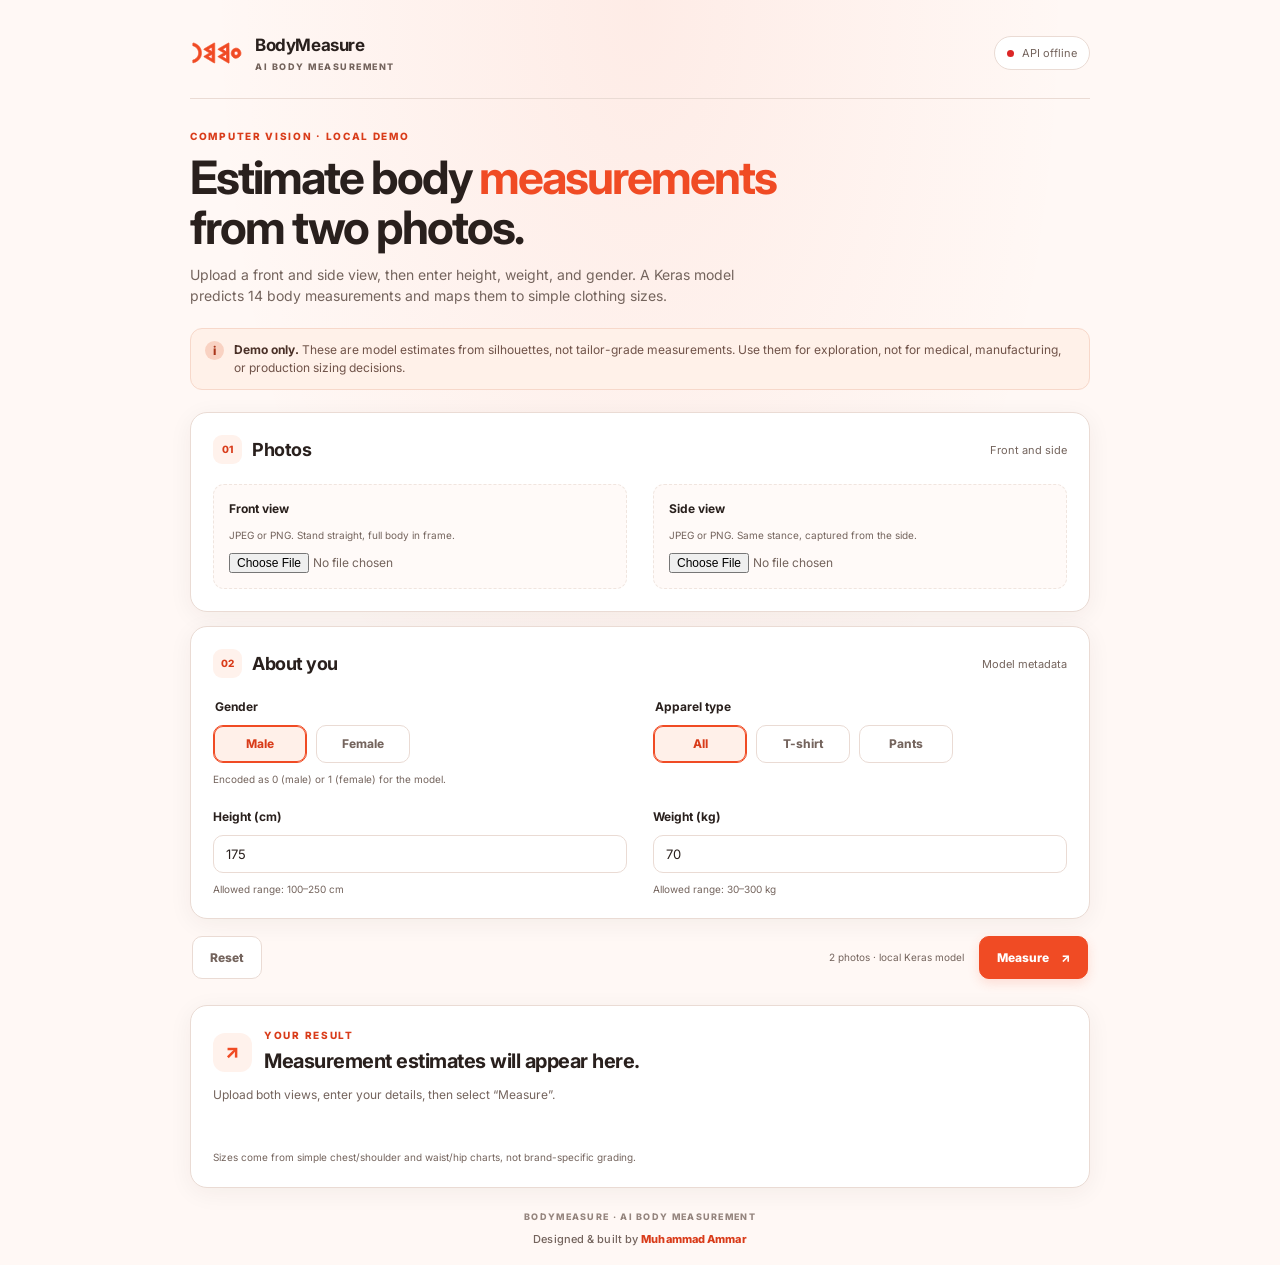
<file: frontend/index.html>
<!doctype html>
<html lang="en">
<head>
  <meta charset="utf-8">
  <meta name="viewport" content="width=device-width, initial-scale=1">
  <meta name="theme-color" content="#FFF8F5">
  <title>BodyMeasure — AI Body Measurement</title>
  <link rel="preconnect" href="https://fonts.googleapis.com">
  <link rel="preconnect" href="https://fonts.gstatic.com" crossorigin>
  <link href="https://fonts.googleapis.com/css2?family=Inter:wght@400;600;700;800&display=swap" rel="stylesheet">
  <link rel="stylesheet" href="./styles.css">
</head>
<body>
  <main class="page">
    <header class="brand-bar">
      <a class="brand" href="#top" aria-label="BodyMeasure home">
        <span class="brand-mark">
          <iframe
            class="brand-logo-frame"
            src="./logo-animated.html?color=%23F04B24&amp;v=2"
            title="Animated brand logo"
            aria-label="Animated brand logo"
            tabindex="-1"
          ></iframe>
        </span>
        <span>
          <strong>BodyMeasure</strong>
          <small>AI BODY MEASUREMENT</small>
        </span>
      </a>
      <div class="api-pill" aria-live="polite">
        <span class="live-dot"></span>
        <span id="api-status">Checking API…</span>
      </div>
    </header>

    <section class="intro" id="top">
      <p class="eyebrow">COMPUTER VISION · LOCAL DEMO</p>
      <h1>Estimate body <em>measurements</em> from two photos.</h1>
      <p class="intro-copy">
        Upload a front and side view, then enter height, weight, and gender.
        A Keras model predicts 14 body measurements and maps them to simple clothing sizes.
      </p>
    </section>

    <div class="notice">
      <span>i</span>
      <p>
        <strong>Demo only.</strong>
        These are model estimates from silhouettes, not tailor-grade measurements.
        Use them for exploration, not for medical, manufacturing, or production sizing decisions.
      </p>
    </div>

    <form id="prediction-form" novalidate>
      <section class="form-card">
        <div class="card-heading">
          <div>
            <span class="step">01</span>
            <h2>Photos</h2>
          </div>
          <p>Front and side</p>
        </div>
        <div class="upload-grid">
          <label class="upload-card">
            <span>Front view</span>
            <small>JPEG or PNG. Stand straight, full body in frame.</small>
            <input id="front_image" name="front_image" type="file" accept="image/jpeg,image/png" required>
            <img id="frontPreview" class="preview-image" alt="Front photo preview">
          </label>
          <label class="upload-card">
            <span>Side view</span>
            <small>JPEG or PNG. Same stance, captured from the side.</small>
            <input id="side_image" name="side_image" type="file" accept="image/jpeg,image/png" required>
            <img id="sidePreview" class="preview-image" alt="Side photo preview">
          </label>
        </div>
      </section>

      <section class="form-card">
        <div class="card-heading">
          <div>
            <span class="step">02</span>
            <h2>About you</h2>
          </div>
          <p>Model metadata</p>
        </div>
        <div class="field-grid">
          <fieldset class="field sex-field">
            <legend>Gender</legend>
            <div class="sex-options" role="radiogroup" aria-label="Gender">
              <label class="sex-option">
                <input type="radio" name="gender" value="0" checked>
                <span>Male</span>
              </label>
              <label class="sex-option">
                <input type="radio" name="gender" value="1">
                <span>Female</span>
              </label>
            </div>
            <small>Encoded as 0 (male) or 1 (female) for the model.</small>
          </fieldset>
          <fieldset class="field apparel-field">
            <legend>Apparel type</legend>
            <div class="apparel-options" role="radiogroup" aria-label="Apparel type">
              <label class="apparel-option">
                <input type="radio" name="apparel_type" value="all" checked>
                <span>All</span>
              </label>
              <label class="apparel-option">
                <input type="radio" name="apparel_type" value="tshirt">
                <span>T-shirt</span>
              </label>
              <label class="apparel-option">
                <input type="radio" name="apparel_type" value="pants">
                <span>Pants</span>
              </label>
            </div>
          </fieldset>
          <label class="field">
            <span>Height (cm)</span>
            <input name="height_cm" type="number" min="100" max="250" step="0.1" value="175" required>
            <small>Allowed range: 100–250 cm</small>
          </label>
          <label class="field">
            <span>Weight (kg)</span>
            <input name="weight_kg" type="number" min="30" max="300" step="0.1" value="70" required>
            <small>Allowed range: 30–300 kg</small>
          </label>
        </div>
      </section>

      <div class="form-actions">
        <button type="button" class="reset-button" id="reset-form">Reset</button>
        <span>2 photos · local Keras model</span>
        <button type="submit" class="primary-button" id="submit-button">
          Measure <span>↗</span>
        </button>
      </div>
    </form>

    <section class="result-card" id="result-panel" aria-live="polite">
      <div class="result-top">
        <span class="result-icon result-symbol">↗</span>
        <div>
          <p class="eyebrow">YOUR RESULT</p>
          <h2 id="result-title">Measurement estimates will appear here.</h2>
        </div>
      </div>
      <p id="result-summary">Upload both views, enter your details, then select “Measure”.</p>
      <div id="size-row" class="size-row" hidden></div>
      <div id="measure-grid" class="measure-grid" hidden></div>
      <div class="probability-block" id="progress-block" hidden>
        <div class="probability-label">
          <span>Processing</span>
          <strong id="progress-label">Removing background and running the model…</strong>
        </div>
        <div class="meter is-busy" id="progress-meter"><span></span></div>
      </div>
      <div class="error-message" id="error-message" role="alert" hidden></div>
      <p class="result-disclaimer">
        Sizes come from simple chest/shoulder and waist/hip charts, not brand-specific grading.
      </p>
    </section>

    <footer class="site-footer">
      <span class="footer-project">BODYMEASURE · AI BODY MEASUREMENT</span>
      <span class="footer-credit">Designed &amp; built by <strong>Muhammad Ammar</strong></span>
    </footer>
  </main>
  <script src="./app.js"></script>
</body>
</html>
</file>
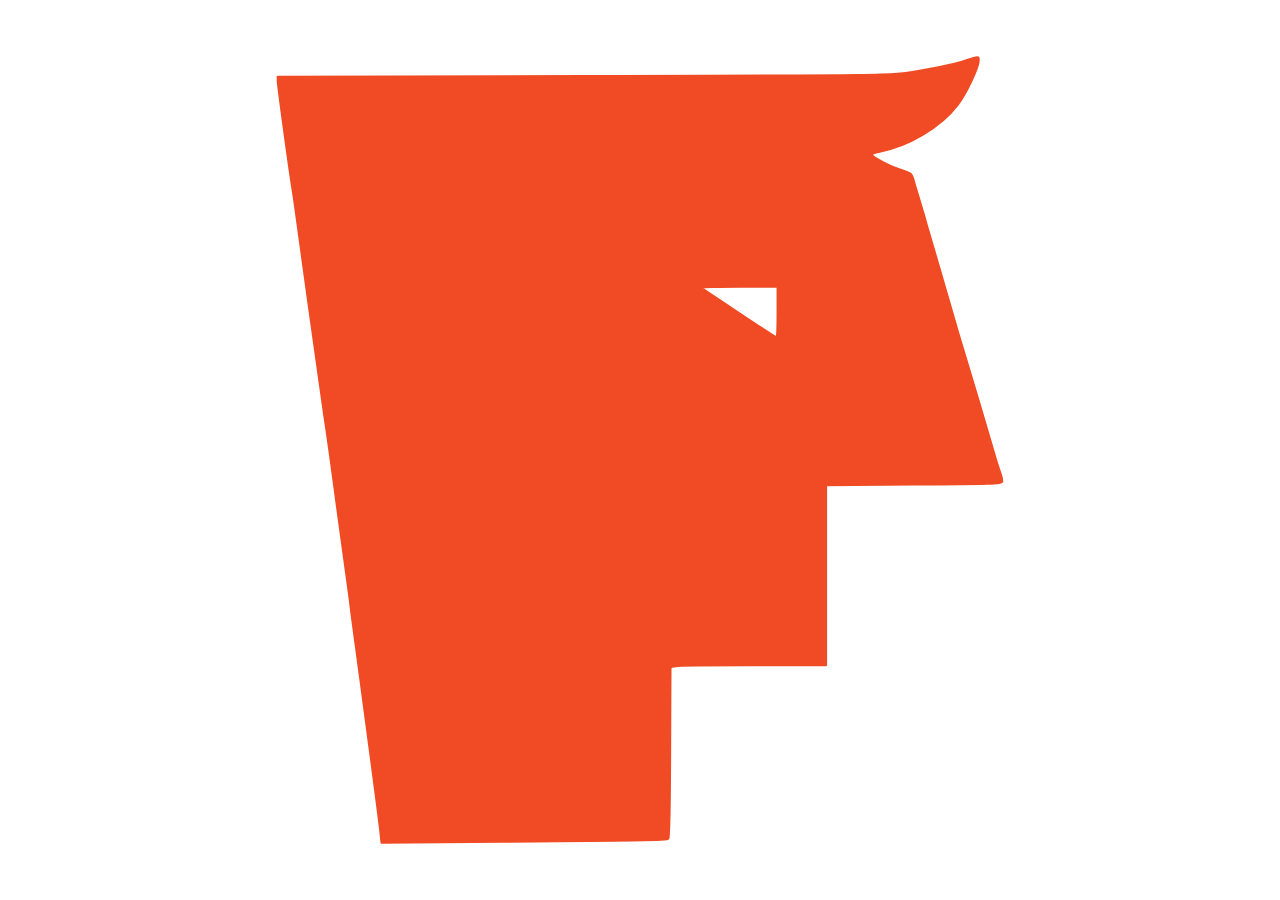
<file: frontend/logo-animated.html>
<!doctype html><html><head><meta charset="utf-8"><meta name="color-scheme" content="light dark">
<style>
  :root {
    color-scheme: normal light dark;
  }
  html, body {
    margin: 0;
    padding: 0;
    width: 100%;
    height: 100%;
    overflow: hidden;
    background: transparent !important;
    background-color: transparent !important;
    color-scheme: normal light dark;
  }
  svg {
    display: block;
    width: 100%;
    height: 100%;
    background: transparent !important;
    color: var(--logo-color, #F04B24);
  }
  path, rect#lid {
    fill: currentColor !important;
    stroke: currentColor;
    stroke-width: 12px;
    stroke-linejoin: round;
    paint-order: stroke fill;
  }
</style></head><body>
<svg id="s" xmlns="http://www.w3.org/2000/svg" width="1080" height="1080" viewBox="100 240 880 600">
<g id="morph" style="display:none"><path id="m0" fill="#000000" fill-rule="evenodd" d=""/><path id="m1" fill="#000000" fill-rule="evenodd" d=""/><path id="m2" fill="#000000" fill-rule="evenodd" d=""/><path id="m3" fill="#000000" fill-rule="evenodd" d=""/></g>
<g id="logo"><g id="lg"><g transform="matrix(1.2450980603785127,0,0,1.2450980603785127,163.98038576568916,191.18626399187917)"><g transform="translate(0,573) scale(0.1,-0.1)"><path fill="#000000" d="M4815 5078 c-72 -23 -110 -31 -275 -60 -125 -22 -130 -22 -1822 -25 l-1698 -4 0 -22 c0 -22 59 -454 79 -582 6 -33 14 -94 20 -135 38 -282 148 -1067 160 -1145 10 -62 14 -86 56 -398 21 -158 35 -258 81 -592 2 -16 8 -64 13 -105 6 -41 26 -194 46 -340 50 -375 52 -384 80 -600 14 -107 29 -221 32 -253 l6 -57 666 6 c878 7 908 8 918 18 4 4 8 213 9 464 0 252 1 465 2 475 2 16 30 17 430 17 l429 0 0 498 0 497 487 3 c417 2 486 4 486 17 0 8 -7 36 -16 62 -9 26 -22 68 -29 93 -16 57 -102 347 -150 505 -38 125 -52 173 -86 290 -11 39 -24 84 -29 100 -30 105 -73 249 -89 305 -11 36 -27 92 -36 125 -10 33 -23 78 -30 100 -7 22 -18 58 -24 81 -10 38 -14 41 -68 58 -62 19 -163 72 -163 86 0 4 17 11 38 15 164 30 343 137 436 259 49 65 116 207 116 246 0 23 2 23 -75 -2z m-1035 -1388 c0 -77 -2 -140 -5 -140 -8 0 -415 271 -415 276 0 2 95 4 210 4 l210 0 0 -140z"/></g></g>
<rect id="lid" x="579.33" y="424.75" width="58.29" height="0" fill="#000000"/></g></g>
</svg>
<script>
const MD=[{"src": [[[817.5, 478.6], [818.0, 478.2], [818.6, 477.8], [819.1, 477.4], [819.7, 477.0], [820.3, 476.7], [820.9, 476.4], [821.5, 476.1], [822.1, 475.8], [822.8, 475.5], [823.4, 475.2], [824.0, 474.9], [824.6, 474.6], [825.3, 474.4], [825.9, 474.1], [826.5, 473.9], [827.2, 473.6], [827.8, 473.4], [828.4, 473.1], [829.1, 472.9], [829.7, 472.7], [830.4, 472.5], [831.0, 472.2], [831.7, 472.0], [832.3, 471.8], [832.9, 471.6], [833.6, 471.4], [834.3, 471.2], [834.9, 471.0], [835.6, 470.8], [836.2, 470.6], [836.9, 470.4], [837.5, 470.3], [838.2, 470.1], [838.9, 469.9], [839.5, 469.8], [840.2, 469.6], [840.8, 469.5], [841.5, 469.3], [842.2, 469.2], [842.9, 469.1], [843.5, 469.0], [844.2, 468.8], [844.9, 468.7], [845.5, 468.6], [846.2, 468.5], [846.9, 468.4], [847.6, 468.3], [848.2, 468.3], [848.9, 468.2], [849.6, 468.1], [850.3, 468.0], [851.0, 468.0], [851.6, 467.9], [852.3, 467.9], [853.0, 467.8], [853.7, 467.8], [854.4, 467.8], [855.0, 467.7], [855.7, 467.7], [856.4, 467.7], [857.1, 467.7], [857.8, 467.7], [858.5, 467.7], [859.1, 467.7], [859.8, 467.8], [860.5, 467.8], [861.2, 467.8], [861.9, 467.8], [862.5, 467.9], [863.2, 467.9], [863.9, 468.0], [864.6, 468.1], [865.3, 468.1], [865.9, 468.2], [866.6, 468.3], [867.3, 468.4], [868.0, 468.5], [868.6, 468.6], [869.3, 468.7], [870.0, 468.9], [870.6, 469.0], [871.3, 469.2], [872.0, 469.3], [872.6, 469.5], [873.3, 469.7], [873.9, 469.8], [874.6, 470.0], [875.3, 470.2], [875.9, 470.4], [876.6, 470.6], [877.2, 470.8], [877.9, 471.0], [878.5, 471.2], [879.2, 471.4], [879.8, 471.6], [880.5, 471.8], [881.1, 472.0], [881.8, 472.2], [882.4, 472.4], [883.1, 472.7], [883.7, 472.9], [884.3, 473.1], [885.0, 473.3], [885.6, 473.6], [886.3, 473.8], [886.9, 474.1], [887.5, 474.3], [888.2, 474.5], [888.8, 474.8], [889.4, 475.1], [890.1, 475.3], [890.7, 475.6], [891.3, 475.9], [891.9, 476.1], [892.6, 476.4], [893.2, 476.7], [893.8, 477.1], [894.4, 477.4], [894.9, 477.8], [895.5, 478.2], [896.0, 478.6], [896.6, 478.8], [897.3, 479.1], [897.9, 479.4], [898.5, 479.7], [899.1, 480.1], [899.6, 480.5], [900.2, 480.8], [900.8, 481.2], [901.3, 481.6], [901.9, 482.0], [902.4, 482.4], [903.0, 482.8], [903.5, 483.3], [904.0, 483.7], [904.6, 484.1], [905.1, 484.5], [905.6, 485.0], [906.1, 485.4], [906.7, 485.8], [907.2, 486.3], [907.7, 486.7], [908.2, 487.2], [908.7, 487.6], [909.2, 488.1], [909.7, 488.5], [910.2, 489.0], [910.7, 489.5], [911.2, 489.9], [911.7, 490.4], [912.2, 490.9], [912.7, 491.4], [913.1, 491.9], [913.6, 492.4], [914.1, 492.9], [914.5, 493.4], [915.0, 493.9], [915.4, 494.4], [915.9, 494.9], [916.3, 495.4], [916.8, 496.0], [917.2, 496.5], [917.6, 497.0], [918.1, 497.5], [918.5, 498.1], [918.9, 498.6], [919.3, 499.2], [919.7, 499.7], [920.1, 500.3], [920.5, 500.8], [920.9, 501.4], [921.3, 502.0], [921.6, 502.5], [922.0, 503.1], [922.4, 503.7], [922.8, 504.2], [923.1, 504.8], [923.5, 505.4], [923.8, 506.0], [924.2, 506.6], [924.5, 507.2], [924.8, 507.8], [925.2, 508.4], [925.5, 509.0], [925.8, 509.6], [926.1, 510.2], [926.4, 510.8], [926.7, 511.4], [927.0, 512.0], [927.3, 512.6], [927.6, 513.2], [927.9, 513.8], [928.2, 514.5], [928.4, 515.1], [928.7, 515.7], [929.0, 516.4], [929.2, 517.0], [929.4, 517.6], [929.7, 518.3], [929.9, 518.9], [930.1, 519.6], [930.3, 520.2], [930.5, 520.9], [930.7, 521.5], [930.9, 522.2], [931.1, 522.8], [931.3, 523.5], [931.5, 524.1], [931.7, 524.8], [931.8, 525.5], [932.0, 526.1], [932.1, 526.8], [932.3, 527.4], [932.4, 528.1], [932.6, 528.8], [932.7, 529.4], [932.9, 530.1], [933.0, 530.8], [933.1, 531.5], [933.2, 532.1], [933.3, 532.8], [933.5, 533.5], [933.6, 534.1], [933.7, 534.8], [933.8, 535.5], [933.8, 536.2], [933.9, 536.8], [934.0, 537.5], [934.1, 538.2], [934.1, 538.9], [934.2, 539.6], [934.3, 540.2], [934.3, 540.9], [934.4, 541.6], [934.4, 542.3], [934.4, 543.0], [934.5, 543.6], [934.5, 544.3], [934.5, 545.0], [934.5, 545.7], [934.5, 546.4], [934.5, 547.1], [934.5, 547.7], [934.5, 548.4], [934.4, 549.1], [934.4, 549.8], [934.3, 550.5], [934.3, 551.1], [934.2, 551.8], [934.1, 552.5], [934.1, 553.2], [934.0, 553.8], [933.8, 554.5], [933.7, 555.2], [933.6, 555.9], [933.4, 556.5], [933.3, 557.2], [933.1, 557.8], [932.9, 558.5], [932.7, 559.2], [932.6, 559.8], [932.4, 560.5], [932.2, 561.1], [932.1, 561.8], [931.9, 562.5], [931.8, 563.1], [931.7, 563.8], [931.7, 564.5], [931.6, 565.2], [931.5, 565.8], [931.4, 566.5], [931.2, 567.2], [931.0, 567.8], [930.8, 568.5], [930.6, 569.1], [930.3, 569.8], [930.1, 570.4], [929.9, 571.0], [929.6, 571.7], [929.3, 572.3], [929.1, 572.9], [928.8, 573.6], [928.5, 574.2], [928.3, 574.8], [928.0, 575.4], [927.7, 576.0], [927.4, 576.7], [927.1, 577.3], [926.8, 577.9], [926.5, 578.5], [926.2, 579.1], [925.9, 579.7], [925.6, 580.3], [925.2, 580.9], [924.9, 581.5], [924.6, 582.1], [924.3, 582.7], [924.0, 583.3], [923.6, 583.9], [923.3, 584.5], [923.0, 585.1], [922.6, 585.7], [922.3, 586.3], [921.9, 586.9], [921.6, 587.5], [921.2, 588.0], [920.8, 588.6], [920.4, 589.2], [920.0, 589.7], [919.6, 590.3], [919.2, 590.8], [918.8, 591.3], [918.4, 591.9], [917.9, 592.4], [917.5, 592.9], [917.1, 593.4], [916.6, 594.0], [916.2, 594.5], [915.7, 595.0], [915.3, 595.5], [914.8, 596.0], [914.4, 596.5], [913.9, 597.0], [913.5, 597.5], [913.0, 598.1], [912.5, 598.6], [912.1, 599.1], [911.6, 599.5], [911.1, 600.0], [910.7, 600.5], [910.2, 601.0], [909.7, 601.5], [909.2, 602.0], [908.8, 602.5], [908.3, 603.0], [907.8, 603.4], [907.3, 603.9], [906.8, 604.4], [906.3, 604.9], [905.8, 605.3], [905.3, 605.8], [904.8, 606.2], [904.3, 606.7], [903.8, 607.1], [903.3, 607.6], [902.7, 608.0], [902.2, 608.4], [901.7, 608.8], [901.1, 609.2], [900.5, 609.6], [899.9, 609.9], [899.3, 610.3], [898.7, 610.6], [898.1, 610.9], [897.5, 611.2], [896.9, 611.6], [896.3, 611.9], [895.7, 612.2], [895.1, 612.5], [894.5, 612.8], [893.9, 613.1], [893.3, 613.5], [892.7, 613.8], [892.1, 614.1], [891.5, 614.4], [890.9, 614.7], [890.3, 615.0], [889.7, 615.3], [889.1, 615.6], [888.4, 615.9], [887.8, 616.2], [887.2, 616.5], [886.6, 616.8], [886.0, 617.1], [885.4, 617.4], [884.7, 617.6], [884.1, 617.9], [883.5, 618.1], [882.8, 618.4], [882.2, 618.6], [881.6, 618.9], [880.9, 619.1], [880.3, 619.3], [879.6, 619.5], [879.0, 619.7], [878.3, 619.9], [877.7, 620.1], [877.0, 620.3], [876.3, 620.5], [875.7, 620.7], [875.0, 620.8], [874.4, 621.0], [873.7, 621.1], [873.0, 621.3], [872.4, 621.4], [871.7, 621.6], [871.0, 621.7], [870.4, 621.8], [869.7, 622.0], [869.0, 622.1], [868.4, 622.2], [867.7, 622.4], [867.0, 622.5], [866.3, 622.6], [865.7, 622.7], [865.0, 622.8], [864.3, 623.0], [863.7, 623.1], [863.0, 623.2], [862.3, 623.2], [861.6, 623.3], [860.9, 623.4], [860.3, 623.5], [859.6, 623.5], [858.9, 623.6], [858.2, 623.7], [857.6, 623.7], [856.9, 623.7], [856.2, 623.8], [855.5, 623.8], [854.8, 623.8], [854.1, 623.8], [853.5, 623.8], [852.8, 623.8], [852.1, 623.7], [851.4, 623.7], [850.7, 623.7], [850.1, 623.6], [849.4, 623.6], [848.7, 623.5], [848.0, 623.4], [847.3, 623.3], [846.7, 623.3], [846.0, 623.2], [845.3, 623.1], [844.6, 622.9], [844.0, 622.8], [843.3, 622.7], [842.6, 622.6], [842.0, 622.4], [841.3, 622.3], [840.6, 622.2], [840.0, 622.0], [839.3, 621.9], [838.6, 621.7], [838.0, 621.6], [837.3, 621.4], [836.6, 621.3], [836.0, 621.1], [835.3, 620.9], [834.7, 620.7], [834.0, 620.5], [833.4, 620.3], [832.7, 620.1], [832.1, 619.9], [831.4, 619.7], [830.8, 619.5], [830.1, 619.3], [829.5, 619.0], [828.8, 618.8], [828.2, 618.6], [827.6, 618.3], [826.9, 618.1], [826.3, 617.8], [825.7, 617.6], [825.0, 617.3], [824.4, 617.1], [823.8, 616.8], [823.1, 616.6], [822.5, 616.3], [821.9, 616.0], [821.3, 615.7], [820.6, 615.5], [820.0, 615.2], [819.4, 614.9], [818.8, 614.5], [818.2, 614.2], [817.6, 613.9], [817.0, 613.6], [816.4, 613.2], [815.8, 612.9], [815.3, 612.5], [814.7, 612.2], [814.1, 611.8], [813.5, 611.4], [813.0, 611.1], [812.4, 610.7], [811.8, 610.3], [811.3, 609.9], [810.7, 609.5], [810.2, 609.1], [809.6, 608.7], [809.1, 608.3], [808.5, 607.9], [808.0, 607.5], [807.4, 607.1], [806.9, 606.6], [806.4, 606.2], [805.8, 605.8], [805.3, 605.3], [804.8, 604.9], [804.3, 604.5], [803.8, 604.0], [803.2, 603.6], [802.7, 603.1], [802.2, 602.7], [801.7, 602.2], [801.2, 601.7], [800.7, 601.3], [800.2, 600.8], [799.8, 600.3], [799.3, 599.8], [798.8, 599.3], [798.3, 598.9], [797.8, 598.4], [797.4, 597.9], [796.9, 597.4], [796.5, 596.9], [796.0, 596.4], [795.5, 595.8], [795.1, 595.3], [794.7, 594.8], [794.2, 594.3], [793.8, 593.8], [793.4, 593.2], [792.9, 592.7], [792.5, 592.1], [792.1, 591.6], [791.7, 591.1], [791.3, 590.5], [790.9, 589.9], [790.5, 589.4], [790.2, 588.8], [789.8, 588.2], [789.4, 587.7], [789.1, 587.1], [788.7, 586.5], [788.3, 585.9], [788.0, 585.4], [787.6, 584.8], [787.3, 584.2], [786.9, 583.6], [786.6, 583.0], [786.2, 582.4], [785.9, 581.8], [785.6, 581.2], [785.2, 580.6], [784.9, 580.0], [784.6, 579.4], [784.3, 578.8], [784.0, 578.2], [783.7, 577.6], [783.4, 577.0], [783.1, 576.4], [782.8, 575.7], [782.6, 575.1], [782.3, 574.5], [782.1, 573.8], [781.8, 573.2], [781.6, 572.6], [781.4, 571.9], [781.2, 571.3], [781.0, 570.6], [780.8, 570.0], [780.6, 569.3], [780.4, 568.6], [780.3, 568.0], [780.1, 567.3], [780.0, 566.7], [779.8, 566.0], [779.7, 565.3], [779.6, 564.6], [779.5, 564.0], [779.4, 563.3], [779.3, 562.6], [779.2, 562.0], [779.1, 561.3], [779.0, 560.6], [778.9, 559.9], [778.9, 559.2], [778.8, 558.6], [778.7, 557.9], [778.7, 557.2], [778.6, 556.5], [778.6, 555.8], [778.5, 555.2], [778.5, 554.5], [778.5, 553.8], [778.4, 553.1], [778.4, 552.4], [778.4, 551.8], [778.4, 551.1], [778.3, 550.4], [778.3, 549.7], [778.3, 549.0], [778.3, 548.3], [778.3, 547.7], [778.2, 547.0], [778.2, 546.3], [778.2, 545.6], [778.2, 544.9], [778.2, 544.3], [778.2, 543.6], [778.2, 542.9], [778.2, 542.2], [778.2, 541.5], [778.2, 540.9], [778.2, 540.2], [778.2, 539.5], [778.2, 538.8], [778.2, 538.1], [778.2, 537.4], [778.3, 536.8], [778.3, 536.1], [778.4, 535.4], [778.4, 534.7], [778.5, 534.0], [778.6, 533.4], [778.7, 532.7], [778.8, 532.0], [778.9, 531.4], [779.1, 530.7], [779.2, 530.0], [779.4, 529.3], [779.5, 528.7], [779.7, 528.0], [779.8, 527.4], [780.0, 526.7], [780.2, 526.0], [780.4, 525.4], [780.6, 524.7], [780.8, 524.1], [781.0, 523.4], [781.2, 522.8], [781.4, 522.1], [781.6, 521.5], [781.9, 520.9], [782.1, 520.2], [782.3, 519.6], [782.6, 518.9], [782.8, 518.3], [783.1, 517.7], [783.4, 517.1], [783.6, 516.4], [783.9, 515.8], [784.2, 515.2], [784.5, 514.6], [784.8, 513.9], [785.0, 513.3], [785.3, 512.7], [785.6, 512.1], [785.9, 511.5], [786.3, 510.9], [786.6, 510.3], [786.9, 509.7], [787.2, 509.1], [787.5, 508.5], [787.9, 507.9], [788.2, 507.3], [788.5, 506.7], [788.9, 506.1], [789.2, 505.5], [789.6, 504.9], [789.9, 504.3], [790.3, 503.8], [790.7, 503.2], [791.0, 502.6], [791.4, 502.1], [791.8, 501.5], [792.2, 500.9], [792.6, 500.4], [793.0, 499.8], [793.4, 499.3], [793.8, 498.7], [794.2, 498.2], [794.6, 497.6], [795.1, 497.1], [795.5, 496.6], [796.0, 496.1], [796.4, 495.6], [796.9, 495.1], [797.4, 494.6], [797.8, 494.1], [798.3, 493.6], [798.8, 493.1], [799.3, 492.7], [799.8, 492.2], [800.3, 491.7], [800.7, 491.2], [801.2, 490.8], [801.7, 490.3], [802.2, 489.8], [802.7, 489.4], [803.3, 488.9], [803.8, 488.5], [804.3, 488.0], [804.8, 487.6], [805.3, 487.1], [805.8, 486.7], [806.3, 486.2], [806.8, 485.8], [807.4, 485.3], [807.9, 484.9], [808.4, 484.5], [808.9, 484.0], [809.5, 483.6], [810.0, 483.2], [810.5, 482.8], [811.1, 482.3], [811.6, 481.9], [812.2, 481.5], [812.7, 481.1], [813.3, 480.7], [813.8, 480.3], [814.4, 480.0], [815.0, 479.6], [815.6, 479.3], [816.2, 479.0], [816.8, 478.7]], [[866.2, 513.4], [866.5, 513.5], [866.8, 513.6], [867.0, 513.7], [867.3, 513.8], [867.6, 513.9], [867.8, 514.0], [868.1, 514.1], [868.4, 514.3], [868.6, 514.4], [868.9, 514.5], [869.2, 514.6], [869.4, 514.8], [869.7, 514.9], [870.0, 515.0], [870.2, 515.1], [870.5, 515.3], [870.7, 515.4], [871.0, 515.5], [871.2, 515.7], [871.5, 515.8], [871.8, 516.0], [872.0, 516.1], [872.3, 516.2], [872.5, 516.4], [872.8, 516.5], [873.0, 516.7], [873.3, 516.8], [873.5, 517.0], [873.8, 517.1], [874.0, 517.3], [874.3, 517.4], [874.5, 517.6], [874.7, 517.8], [875.0, 517.9], [875.2, 518.1], [875.5, 518.2], [875.7, 518.4], [875.9, 518.6], [876.2, 518.7], [876.4, 518.9], [876.7, 519.1], [876.9, 519.3], [877.1, 519.4], [877.4, 519.6], [877.6, 519.8], [877.8, 520.0], [878.0, 520.1], [878.3, 520.3], [878.5, 520.5], [878.7, 520.7], [878.9, 520.9], [879.1, 521.1], [879.4, 521.3], [879.6, 521.5], [879.8, 521.7], [880.0, 521.9], [880.2, 522.1], [880.4, 522.3], [880.6, 522.5], [880.8, 522.8], [881.0, 523.0], [881.1, 523.2], [881.3, 523.4], [881.5, 523.7], [881.7, 523.9], [881.8, 524.1], [882.0, 524.4], [882.2, 524.6], [882.3, 524.8], [882.5, 525.1], [882.7, 525.3], [882.8, 525.6], [883.0, 525.8], [883.1, 526.1], [883.3, 526.3], [883.4, 526.6], [883.6, 526.8], [883.7, 527.1], [883.9, 527.3], [884.0, 527.6], [884.1, 527.8], [884.3, 528.1], [884.4, 528.3], [884.6, 528.6], [884.7, 528.9], [884.8, 529.1], [884.9, 529.4], [885.1, 529.6], [885.2, 529.9], [885.3, 530.2], [885.4, 530.4], [885.6, 530.7], [885.7, 531.0], [885.8, 531.2], [885.9, 531.5], [886.0, 531.8], [886.1, 532.0], [886.2, 532.3], [886.3, 532.6], [886.4, 532.8], [886.5, 533.1], [886.6, 533.4], [886.7, 533.7], [886.8, 533.9], [886.9, 534.2], [887.0, 534.5], [887.1, 534.8], [887.2, 535.0], [887.3, 535.3], [887.4, 535.6], [887.5, 535.9], [887.6, 536.1], [887.6, 536.4], [887.7, 536.7], [887.8, 537.0], [887.9, 537.3], [888.0, 537.5], [888.0, 537.8], [888.1, 538.1], [888.2, 538.4], [888.2, 538.7], [888.3, 539.0], [888.4, 539.2], [888.4, 539.5], [888.5, 539.8], [888.5, 540.1], [888.6, 540.4], [888.6, 540.7], [888.7, 541.0], [888.7, 541.2], [888.8, 541.5], [888.8, 541.8], [888.8, 542.1], [888.9, 542.4], [888.9, 542.7], [888.9, 543.0], [888.9, 543.3], [888.9, 543.6], [889.0, 543.8], [889.0, 544.1], [889.0, 544.4], [889.0, 544.7], [889.0, 545.0], [889.0, 545.3], [889.0, 545.6], [888.9, 545.9], [888.9, 546.2], [888.9, 546.5], [888.9, 546.8], [888.9, 547.0], [888.9, 547.3], [888.8, 547.6], [888.8, 547.9], [888.8, 548.2], [888.8, 548.5], [888.7, 548.8], [888.7, 549.1], [888.7, 549.4], [888.6, 549.6], [888.6, 549.9], [888.6, 550.2], [888.5, 550.5], [888.5, 550.8], [888.4, 551.1], [888.4, 551.4], [888.3, 551.7], [888.3, 551.9], [888.2, 552.2], [888.1, 552.5], [888.1, 552.8], [888.0, 553.1], [887.9, 553.4], [887.9, 553.6], [887.8, 553.9], [887.7, 554.2], [887.6, 554.5], [887.6, 554.8], [887.5, 555.0], [887.4, 555.3], [887.3, 555.6], [887.2, 555.9], [887.1, 556.1], [887.0, 556.4], [886.9, 556.7], [886.8, 557.0], [886.7, 557.2], [886.6, 557.5], [886.5, 557.8], [886.4, 558.1], [886.3, 558.3], [886.2, 558.6], [886.1, 558.9], [885.9, 559.1], [885.8, 559.4], [885.7, 559.6], [885.6, 559.9], [885.4, 560.2], [885.3, 560.4], [885.2, 560.7], [885.0, 560.9], [884.9, 561.2], [884.8, 561.5], [884.6, 561.7], [884.5, 562.0], [884.3, 562.2], [884.2, 562.5], [884.0, 562.7], [883.9, 563.0], [883.7, 563.2], [883.6, 563.4], [883.4, 563.7], [883.2, 563.9], [883.1, 564.2], [882.9, 564.4], [882.7, 564.6], [882.6, 564.9], [882.4, 565.1], [882.2, 565.3], [882.0, 565.6], [881.9, 565.8], [881.7, 566.0], [881.5, 566.3], [881.3, 566.5], [881.1, 566.7], [880.9, 566.9], [880.8, 567.1], [880.6, 567.4], [880.4, 567.6], [880.2, 567.8], [880.0, 568.0], [879.8, 568.2], [879.6, 568.4], [879.4, 568.6], [879.2, 568.8], [879.0, 569.1], [878.8, 569.3], [878.5, 569.5], [878.3, 569.7], [878.1, 569.9], [877.9, 570.1], [877.7, 570.2], [877.5, 570.4], [877.3, 570.6], [877.0, 570.8], [876.8, 571.0], [876.6, 571.2], [876.4, 571.4], [876.1, 571.6], [875.9, 571.8], [875.7, 571.9], [875.5, 572.1], [875.2, 572.3], [875.0, 572.5], [874.8, 572.6], [874.5, 572.8], [874.3, 573.0], [874.1, 573.1], [873.8, 573.3], [873.6, 573.5], [873.3, 573.6], [873.1, 573.8], [872.9, 574.0], [872.6, 574.1], [872.4, 574.3], [872.1, 574.4], [871.9, 574.6], [871.6, 574.7], [871.4, 574.9], [871.1, 575.0], [870.9, 575.2], [870.6, 575.3], [870.4, 575.5], [870.1, 575.6], [869.9, 575.7], [869.6, 575.9], [869.3, 576.0], [869.1, 576.1], [868.8, 576.2], [868.5, 576.3], [868.2, 576.4], [868.0, 576.5], [867.7, 576.6], [867.4, 576.7], [867.1, 576.8], [866.9, 576.9], [866.6, 577.0], [866.3, 577.1], [866.0, 577.1], [865.8, 577.2], [865.5, 577.3], [865.2, 577.4], [864.9, 577.5], [864.7, 577.6], [864.4, 577.7], [864.1, 577.7], [863.8, 577.8], [863.5, 577.9], [863.3, 578.0], [863.0, 578.0], [862.7, 578.1], [862.4, 578.2], [862.1, 578.3], [861.8, 578.3], [861.6, 578.4], [861.3, 578.5], [861.0, 578.5], [860.7, 578.6], [860.4, 578.7], [860.2, 578.7], [859.9, 578.8], [859.6, 578.9], [859.3, 578.9], [859.0, 579.0], [858.7, 579.0], [858.4, 579.1], [858.2, 579.2], [857.9, 579.2], [857.6, 579.3], [857.3, 579.3], [857.0, 579.4], [856.7, 579.4], [856.4, 579.4], [856.1, 579.5], [855.9, 579.5], [855.6, 579.5], [855.3, 579.5], [855.0, 579.5], [854.7, 579.5], [854.4, 579.5], [854.1, 579.4], [853.8, 579.4], [853.5, 579.3], [853.3, 579.3], [853.0, 579.2], [852.7, 579.2], [852.4, 579.1], [852.1, 579.1], [851.8, 579.0], [851.5, 579.0], [851.3, 578.9], [851.0, 578.8], [850.7, 578.8], [850.4, 578.7], [850.1, 578.6], [849.8, 578.6], [849.6, 578.5], [849.3, 578.4], [849.0, 578.4], [848.7, 578.3], [848.4, 578.2], [848.2, 578.1], [847.9, 578.1], [847.6, 578.0], [847.3, 577.9], [847.0, 577.8], [846.8, 577.7], [846.5, 577.7], [846.2, 577.6], [845.9, 577.5], [845.6, 577.4], [845.4, 577.3], [845.1, 577.2], [844.8, 577.2], [844.5, 577.1], [844.3, 577.0], [844.0, 576.9], [843.7, 576.8], [843.4, 576.7], [843.2, 576.6], [842.9, 576.5], [842.6, 576.4], [842.3, 576.3], [842.1, 576.2], [841.8, 576.1], [841.5, 576.0], [841.3, 575.9], [841.0, 575.8], [840.7, 575.7], [840.4, 575.5], [840.2, 575.4], [839.9, 575.3], [839.7, 575.2], [839.4, 575.0], [839.1, 574.9], [838.9, 574.8], [838.6, 574.6], [838.4, 574.5], [838.1, 574.3], [837.9, 574.2], [837.6, 574.0], [837.4, 573.9], [837.2, 573.7], [836.9, 573.5], [836.7, 573.4], [836.4, 573.2], [836.2, 573.0], [836.0, 572.9], [835.7, 572.7], [835.5, 572.5], [835.3, 572.3], [835.1, 572.1], [834.8, 572.0], [834.6, 571.8], [834.4, 571.6], [834.2, 571.4], [833.9, 571.2], [833.7, 571.0], [833.5, 570.8], [833.3, 570.6], [833.1, 570.4], [832.9, 570.2], [832.7, 570.0], [832.5, 569.8], [832.3, 569.6], [832.1, 569.4], [831.9, 569.2], [831.7, 568.9], [831.5, 568.7], [831.3, 568.5], [831.1, 568.3], [830.9, 568.1], [830.7, 567.8], [830.5, 567.6], [830.4, 567.4], [830.2, 567.2], [830.0, 566.9], [829.8, 566.7], [829.7, 566.5], [829.5, 566.2], [829.3, 566.0], [829.1, 565.8], [829.0, 565.5], [828.8, 565.3], [828.6, 565.1], [828.5, 564.8], [828.3, 564.6], [828.2, 564.3], [828.0, 564.1], [827.8, 563.8], [827.7, 563.6], [827.5, 563.3], [827.4, 563.1], [827.3, 562.8], [827.1, 562.6], [827.0, 562.3], [826.8, 562.1], [826.7, 561.8], [826.5, 561.6], [826.4, 561.3], [826.3, 561.0], [826.2, 560.8], [826.0, 560.5], [825.9, 560.3], [825.8, 560.0], [825.7, 559.7], [825.5, 559.5], [825.4, 559.2], [825.3, 558.9], [825.2, 558.7], [825.1, 558.4], [825.0, 558.1], [824.9, 557.9], [824.8, 557.6], [824.6, 557.3], [824.5, 557.0], [824.4, 556.8], [824.4, 556.5], [824.3, 556.2], [824.2, 556.0], [824.1, 555.7], [824.0, 555.4], [823.9, 555.1], [823.8, 554.8], [823.7, 554.6], [823.7, 554.3], [823.6, 554.0], [823.5, 553.7], [823.4, 553.4], [823.4, 553.2], [823.3, 552.9], [823.2, 552.6], [823.2, 552.3], [823.1, 552.0], [823.1, 551.7], [823.0, 551.4], [823.0, 551.2], [822.9, 550.9], [822.9, 550.6], [822.8, 550.3], [822.8, 550.0], [822.7, 549.7], [822.7, 549.4], [822.7, 549.1], [822.7, 548.9], [822.6, 548.6], [822.6, 548.3], [822.6, 548.0], [822.6, 547.7], [822.5, 547.4], [822.5, 547.1], [822.5, 546.8], [822.5, 546.5], [822.5, 546.2], [822.5, 546.0], [822.5, 545.7], [822.5, 545.4], [822.5, 545.1], [822.6, 544.8], [822.6, 544.5], [822.6, 544.2], [822.6, 543.9], [822.7, 543.6], [822.7, 543.3], [822.7, 543.1], [822.7, 542.8], [822.8, 542.5], [822.8, 542.2], [822.9, 541.9], [822.9, 541.6], [823.0, 541.3], [823.0, 541.0], [823.1, 540.8], [823.1, 540.5], [823.2, 540.2], [823.2, 539.9], [823.3, 539.6], [823.4, 539.3], [823.4, 539.1], [823.5, 538.8], [823.6, 538.5], [823.7, 538.2], [823.7, 537.9], [823.8, 537.7], [823.9, 537.4], [824.0, 537.1], [824.1, 536.8], [824.2, 536.5], [824.3, 536.3], [824.4, 536.0], [824.5, 535.7], [824.6, 535.4], [824.7, 535.2], [824.8, 534.9], [824.9, 534.6], [825.0, 534.4], [825.1, 534.1], [825.2, 533.8], [825.3, 533.6], [825.4, 533.3], [825.5, 533.0], [825.7, 532.8], [825.8, 532.5], [825.9, 532.2], [826.0, 532.0], [826.2, 531.7], [826.3, 531.4], [826.4, 531.2], [826.6, 530.9], [826.7, 530.7], [826.8, 530.4], [827.0, 530.2], [827.1, 529.9], [827.3, 529.7], [827.4, 529.4], [827.5, 529.1], [827.7, 528.9], [827.8, 528.7], [828.0, 528.4], [828.2, 528.2], [828.3, 527.9], [828.5, 527.7], [828.6, 527.4], [828.8, 527.2], [829.0, 526.9], [829.1, 526.7], [829.3, 526.5], [829.5, 526.2], [829.6, 526.0], [829.8, 525.8], [830.0, 525.5], [830.1, 525.3], [830.3, 525.1], [830.5, 524.8], [830.7, 524.6], [830.9, 524.4], [831.1, 524.2], [831.2, 523.9], [831.4, 523.7], [831.6, 523.5], [831.8, 523.3], [832.0, 523.1], [832.2, 522.8], [832.4, 522.6], [832.6, 522.4], [832.8, 522.2], [833.0, 522.0], [833.2, 521.8], [833.4, 521.6], [833.6, 521.4], [833.8, 521.2], [834.0, 521.0], [834.2, 520.8], [834.5, 520.6], [834.7, 520.4], [834.9, 520.2], [835.1, 520.0], [835.3, 519.8], [835.5, 519.6], [835.8, 519.4], [836.0, 519.2], [836.2, 519.1], [836.4, 518.9], [836.7, 518.7], [836.9, 518.5], [837.1, 518.4], [837.4, 518.2], [837.6, 518.0], [837.8, 517.8], [838.1, 517.7], [838.3, 517.5], [838.6, 517.4], [838.8, 517.2], [839.1, 517.0], [839.3, 516.9], [839.6, 516.7], [839.8, 516.6], [840.1, 516.5], [840.3, 516.3], [840.6, 516.2], [840.8, 516.0], [841.1, 515.9], [841.3, 515.8], [841.6, 515.6], [841.9, 515.5], [842.1, 515.4], [842.4, 515.3], [842.7, 515.2], [842.9, 515.0], [843.2, 514.9], [843.5, 514.8], [843.7, 514.7], [844.0, 514.6], [844.3, 514.5], [844.5, 514.4], [844.8, 514.3], [845.1, 514.2], [845.4, 514.1], [845.6, 514.0], [845.9, 513.9], [846.2, 513.8], [846.5, 513.7], [846.7, 513.6], [847.0, 513.6], [847.3, 513.5], [847.6, 513.4], [847.9, 513.3], [848.1, 513.3], [848.4, 513.2], [848.7, 513.1], [849.0, 513.0], [849.3, 513.0], [849.6, 512.9], [849.8, 512.9], [850.1, 512.8], [850.4, 512.7], [850.7, 512.7], [851.0, 512.6], [851.3, 512.6], [851.6, 512.5], [851.8, 512.5], [852.1, 512.5], [852.4, 512.4], [852.7, 512.4], [853.0, 512.3], [853.3, 512.3], [853.6, 512.3], [853.9, 512.2], [854.2, 512.2], [854.4, 512.2], [854.7, 512.2], [855.0, 512.1], [855.3, 512.1], [855.6, 512.1], [855.9, 512.1], [856.2, 512.1], [856.5, 512.1], [856.8, 512.1], [857.1, 512.1], [857.3, 512.1], [857.6, 512.1], [857.9, 512.1], [858.2, 512.1], [858.5, 512.1], [858.8, 512.1], [859.1, 512.1], [859.4, 512.1], [859.7, 512.1], [860.0, 512.2], [860.3, 512.2], [860.5, 512.2], [860.8, 512.2], [861.1, 512.3], [861.4, 512.3], [861.7, 512.3], [862.0, 512.4], [862.3, 512.4], [862.6, 512.5], [862.8, 512.5], [863.1, 512.6], [863.4, 512.6], [863.7, 512.7], [864.0, 512.8], [864.3, 512.8], [864.5, 512.9], [864.8, 513.0], [865.1, 513.1], [865.4, 513.1], [865.7, 513.2], [865.9, 513.3]]], "dst": [[[608.0, 299.0], [608.0, 297.2], [608.0, 295.3], [608.0, 293.5], [608.0, 291.7], [608.0, 289.9], [608.0, 288.1], [608.0, 286.3], [608.0, 284.4], [608.1, 282.7], [609.9, 282.7], [611.7, 282.7], [613.5, 282.7], [615.3, 282.7], [617.2, 282.7], [619.0, 282.7], [620.8, 282.7], [622.6, 282.7], [624.4, 282.7], [626.2, 282.7], [628.1, 282.7], [629.9, 282.7], [631.7, 282.7], [633.5, 282.7], [635.3, 282.7], [637.1, 282.6], [639.0, 282.6], [640.8, 282.6], [642.6, 282.6], [644.4, 282.6], [646.2, 282.6], [648.0, 282.6], [649.9, 282.6], [651.7, 282.6], [653.5, 282.6], [655.3, 282.6], [657.1, 282.6], [658.9, 282.5], [660.7, 282.5], [662.6, 282.5], [664.4, 282.5], [666.2, 282.5], [668.0, 282.5], [669.8, 282.5], [671.6, 282.5], [673.5, 282.4], [675.3, 282.4], [677.1, 282.4], [678.9, 282.4], [680.7, 282.4], [682.5, 282.4], [684.4, 282.3], [686.2, 282.3], [688.0, 282.3], [689.8, 282.3], [691.6, 282.2], [693.4, 282.2], [695.2, 282.2], [697.1, 282.2], [698.9, 282.1], [700.7, 282.1], [702.5, 282.0], [704.3, 282.0], [706.1, 281.9], [708.0, 281.9], [709.8, 281.8], [711.6, 281.7], [713.4, 281.6], [715.2, 281.5], [717.0, 281.4], [718.8, 281.3], [720.6, 281.1], [722.4, 280.9], [724.2, 280.7], [726.0, 280.4], [727.8, 280.1], [729.6, 279.8], [731.4, 279.5], [733.2, 279.1], [735.0, 278.8], [736.8, 278.5], [738.6, 278.2], [740.4, 277.9], [742.1, 277.5], [743.9, 277.2], [745.7, 276.8], [747.5, 276.5], [749.3, 276.1], [751.0, 275.8], [752.8, 275.4], [754.6, 274.9], [756.3, 274.5], [758.1, 274.0], [759.8, 273.5], [761.6, 273.0], [763.3, 272.4], [765.0, 271.9], [766.8, 271.3], [768.5, 270.8], [770.2, 270.3], [772.0, 270.0], [772.8, 271.4], [772.7, 273.2], [772.3, 275.0], [771.8, 276.7], [771.2, 278.4], [770.6, 280.1], [769.9, 281.8], [769.2, 283.5], [768.4, 285.1], [767.6, 286.8], [766.8, 288.4], [766.0, 290.0], [765.2, 291.6], [764.3, 293.2], [763.4, 294.8], [762.5, 296.4], [761.6, 298.0], [760.6, 299.5], [759.6, 301.0], [758.6, 302.5], [757.5, 303.9], [756.3, 305.3], [755.1, 306.7], [753.9, 308.0], [752.6, 309.3], [751.3, 310.6], [750.0, 311.8], [748.6, 313.0], [747.2, 314.2], [745.8, 315.4], [744.4, 316.5], [743.0, 317.6], [741.5, 318.7], [740.0, 319.7], [738.5, 320.7], [737.0, 321.7], [735.4, 322.6], [733.9, 323.6], [732.3, 324.5], [730.7, 325.4], [729.1, 326.2], [727.5, 327.0], [725.8, 327.8], [724.2, 328.6], [722.5, 329.3], [720.8, 330.0], [719.2, 330.7], [717.5, 331.3], [715.7, 331.9], [714.0, 332.5], [712.3, 333.0], [710.5, 333.5], [708.8, 334.0], [707.0, 334.4], [705.2, 334.8], [703.5, 335.1], [701.7, 335.6], [700.0, 336.3], [699.8, 337.6], [701.2, 338.8], [702.7, 339.8], [704.3, 340.7], [705.9, 341.6], [707.5, 342.4], [709.1, 343.2], [710.8, 344.0], [712.4, 344.8], [714.1, 345.5], [715.8, 346.2], [717.5, 346.8], [719.2, 347.4], [720.9, 348.0], [722.6, 348.5], [724.3, 349.2], [725.9, 350.1], [727.0, 351.5], [727.7, 353.2], [728.2, 355.0], [728.7, 356.7], [729.2, 358.5], [729.7, 360.2], [730.2, 361.9], [730.7, 363.7], [731.3, 365.4], [731.8, 367.1], [732.3, 368.9], [732.9, 370.6], [733.4, 372.4], [733.9, 374.1], [734.4, 375.8], [734.9, 377.6], [735.4, 379.3], [735.9, 381.1], [736.4, 382.8], [736.9, 384.6], [737.4, 386.3], [737.9, 388.1], [738.4, 389.8], [738.9, 391.6], [739.5, 393.3], [740.0, 395.0], [740.5, 396.8], [741.0, 398.5], [741.5, 400.3], [742.0, 402.0], [742.5, 403.8], [743.0, 405.5], [743.5, 407.2], [744.0, 409.0], [744.6, 410.7], [745.1, 412.5], [745.6, 414.2], [746.1, 415.9], [746.6, 417.7], [747.1, 419.4], [747.6, 421.2], [748.1, 422.9], [748.6, 424.7], [749.1, 426.4], [749.6, 428.2], [750.1, 429.9], [750.7, 431.6], [751.2, 433.4], [751.7, 435.1], [752.2, 436.9], [752.7, 438.6], [753.2, 440.4], [753.7, 442.1], [754.2, 443.9], [754.7, 445.6], [755.2, 447.3], [755.7, 449.1], [756.2, 450.8], [756.7, 452.6], [757.2, 454.3], [757.7, 456.1], [758.3, 457.8], [758.8, 459.5], [759.3, 461.3], [759.8, 463.0], [760.3, 464.8], [760.8, 466.5], [761.4, 468.2], [761.9, 470.0], [762.4, 471.7], [762.9, 473.5], [763.5, 475.2], [764.0, 476.9], [764.5, 478.7], [765.0, 480.4], [765.6, 482.2], [766.1, 483.9], [766.6, 485.6], [767.1, 487.4], [767.7, 489.1], [768.2, 490.8], [768.7, 492.6], [769.2, 494.3], [769.8, 496.1], [770.3, 497.8], [770.8, 499.5], [771.3, 501.3], [771.8, 503.0], [772.4, 504.8], [772.9, 506.5], [773.4, 508.2], [773.9, 510.0], [774.4, 511.7], [774.9, 513.5], [775.5, 515.2], [776.0, 516.9], [776.5, 518.7], [777.0, 520.4], [777.5, 522.2], [778.0, 523.9], [778.6, 525.7], [779.1, 527.4], [779.6, 529.1], [780.1, 530.9], [780.6, 532.6], [781.1, 534.4], [781.6, 536.1], [782.1, 537.9], [782.6, 539.6], [783.1, 541.3], [783.6, 543.1], [784.1, 544.8], [784.7, 546.6], [785.2, 548.3], [785.8, 550.0], [786.3, 551.8], [786.9, 553.5], [787.5, 555.2], [788.0, 556.9], [788.5, 558.7], [788.9, 560.5], [788.6, 562.1], [786.9, 562.6], [785.1, 562.8], [783.3, 562.9], [781.5, 563.0], [779.6, 563.1], [777.8, 563.2], [776.0, 563.2], [774.2, 563.3], [772.4, 563.3], [770.6, 563.4], [768.8, 563.4], [766.9, 563.4], [765.1, 563.5], [763.3, 563.5], [761.5, 563.5], [759.7, 563.5], [757.9, 563.5], [756.0, 563.5], [754.2, 563.6], [752.4, 563.6], [750.6, 563.6], [748.8, 563.6], [747.0, 563.6], [745.1, 563.6], [743.3, 563.6], [741.5, 563.7], [739.7, 563.7], [737.9, 563.7], [736.1, 563.7], [734.2, 563.7], [732.4, 563.7], [730.6, 563.7], [728.8, 563.7], [727.0, 563.7], [725.2, 563.7], [723.4, 563.8], [721.5, 563.8], [719.7, 563.8], [717.9, 563.8], [716.1, 563.8], [714.3, 563.8], [712.5, 563.8], [710.6, 563.8], [708.8, 563.8], [707.0, 563.9], [705.2, 563.9], [703.4, 563.9], [701.6, 563.9], [699.7, 563.9], [697.9, 563.9], [696.1, 563.9], [694.3, 563.9], [692.5, 563.9], [690.7, 564.0], [688.8, 564.0], [687.0, 564.0], [685.2, 564.0], [683.4, 564.0], [681.6, 564.0], [679.8, 564.0], [678.0, 564.0], [676.1, 564.0], [674.3, 564.1], [672.5, 564.1], [670.7, 564.1], [668.9, 564.1], [667.9, 564.9], [667.9, 566.7], [667.9, 568.5], [667.9, 570.4], [667.9, 572.2], [667.9, 574.0], [667.9, 575.8], [667.9, 577.6], [667.9, 579.4], [667.9, 581.3], [667.9, 583.1], [667.9, 584.9], [667.9, 586.7], [667.9, 588.5], [667.9, 590.3], [667.9, 592.1], [667.9, 594.0], [667.9, 595.8], [667.9, 597.6], [667.9, 599.4], [667.9, 601.2], [667.9, 603.0], [667.9, 604.9], [667.9, 606.7], [667.9, 608.5], [667.9, 610.3], [667.9, 612.1], [667.9, 613.9], [667.9, 615.8], [667.9, 617.6], [667.9, 619.4], [667.9, 621.2], [667.9, 623.0], [667.9, 624.8], [667.9, 626.7], [667.9, 628.5], [667.9, 630.3], [667.9, 632.1], [667.9, 633.9], [667.9, 635.7], [667.9, 637.5], [667.9, 639.4], [667.9, 641.2], [667.9, 643.0], [667.9, 644.8], [667.9, 646.6], [667.9, 648.4], [667.9, 650.3], [667.9, 652.1], [667.9, 653.9], [667.9, 655.7], [667.9, 657.5], [667.9, 659.3], [667.9, 661.2], [667.9, 663.0], [667.9, 664.8], [667.9, 666.6], [667.9, 668.4], [667.9, 670.2], [667.9, 672.1], [667.9, 673.9], [667.9, 675.7], [667.9, 677.5], [667.9, 679.3], [667.9, 681.1], [667.9, 683.0], [667.9, 684.8], [667.9, 686.6], [667.5, 688.0], [665.6, 688.0], [663.8, 688.0], [662.0, 688.0], [660.2, 688.0], [658.4, 688.0], [656.6, 688.0], [654.7, 688.0], [652.9, 688.0], [651.1, 688.0], [649.3, 688.0], [647.5, 688.0], [645.7, 688.0], [643.8, 688.0], [642.0, 688.0], [640.2, 688.0], [638.4, 688.0], [636.6, 688.0], [634.8, 688.0], [632.9, 688.0], [631.1, 688.0], [629.3, 688.0], [627.5, 688.0], [625.7, 688.0], [623.9, 688.0], [622.1, 688.0], [620.2, 688.0], [618.4, 688.0], [616.6, 688.0], [614.8, 688.0], [613.0, 688.0], [611.2, 688.0], [609.3, 688.0], [608.0, 687.5], [608.0, 685.7], [608.0, 683.9], [608.0, 682.1], [608.0, 680.3], [608.0, 678.4], [608.0, 676.6], [608.0, 674.8], [608.0, 673.0], [608.0, 671.2], [608.0, 669.4], [608.0, 667.6], [608.0, 665.7], [608.0, 663.9], [608.0, 662.1], [608.0, 660.3], [608.0, 658.5], [608.0, 656.7], [608.0, 654.8], [608.0, 653.0], [608.0, 651.2], [608.0, 649.4], [608.0, 647.6], [608.0, 645.8], [608.0, 643.9], [608.0, 642.1], [608.0, 640.3], [608.0, 638.5], [608.0, 636.7], [608.0, 634.9], [608.0, 633.0], [608.0, 631.2], [608.0, 629.4], [608.0, 627.6], [608.0, 625.8], [608.0, 624.0], [608.0, 622.2], [608.0, 620.3], [608.0, 618.5], [608.0, 616.7], [608.0, 614.9], [608.0, 613.1], [608.0, 611.3], [608.0, 609.4], [608.0, 607.6], [608.0, 605.8], [608.0, 604.0], [608.0, 602.2], [608.0, 600.4], [608.0, 598.5], [608.0, 596.7], [608.0, 594.9], [608.0, 593.1], [608.0, 591.3], [608.0, 589.5], [608.0, 587.6], [608.0, 585.8], [608.0, 584.0], [608.0, 582.2], [608.0, 580.4], [608.0, 578.6], [608.0, 576.8], [608.0, 574.9], [608.0, 573.1], [608.0, 571.3], [608.0, 569.5], [608.0, 567.7], [608.0, 565.9], [608.0, 564.0], [608.0, 562.2], [608.0, 560.4], [608.0, 558.6], [608.0, 556.8], [608.0, 555.0], [608.0, 553.1], [608.0, 551.3], [608.0, 549.5], [608.0, 547.7], [608.0, 545.9], [608.0, 544.1], [608.0, 542.2], [608.0, 540.4], [608.0, 538.6], [608.0, 536.8], [608.0, 535.0], [608.0, 533.2], [608.0, 531.4], [608.0, 529.5], [608.0, 527.7], [608.0, 525.9], [608.0, 524.1], [608.0, 522.3], [608.0, 520.5], [608.0, 518.6], [608.0, 516.8], [608.0, 515.0], [608.0, 513.2], [608.0, 511.4], [608.0, 509.6], [608.0, 507.7], [608.0, 505.9], [608.0, 504.1], [608.0, 502.3], [608.0, 500.5], [608.0, 498.7], [608.0, 496.8], [608.0, 495.0], [608.0, 493.2], [608.0, 491.4], [608.0, 489.6], [608.0, 487.8], [608.0, 486.0], [608.0, 484.1], [608.0, 482.3], [608.0, 480.5], [608.0, 478.7], [608.0, 476.9], [608.0, 475.1], [608.0, 473.2], [608.0, 471.4], [608.0, 469.6], [608.0, 467.8], [608.0, 466.0], [608.0, 464.2], [608.0, 462.3], [608.0, 460.5], [608.0, 458.7], [608.0, 456.9], [608.0, 455.1], [608.0, 453.3], [608.0, 451.4], [608.0, 449.6], [608.0, 447.8], [608.0, 446.0], [609.3, 446.7], [610.8, 447.7], [612.3, 448.7], [613.9, 449.7], [615.4, 450.7], [616.9, 451.7], [618.4, 452.7], [619.9, 453.7], [621.4, 454.7], [623.0, 455.7], [624.5, 456.7], [626.0, 457.7], [627.5, 458.6], [629.1, 459.6], [630.6, 460.6], [632.1, 461.6], [633.7, 462.5], [634.3, 461.2], [634.4, 459.4], [634.5, 457.6], [634.5, 455.7], [634.5, 453.9], [634.6, 452.1], [634.6, 450.3], [634.6, 448.5], [634.6, 446.7], [634.6, 444.8], [634.6, 443.0], [634.6, 441.2], [634.6, 439.4], [634.6, 437.6], [634.6, 435.8], [634.6, 434.0], [634.6, 432.1], [634.6, 430.3], [634.6, 428.5], [633.6, 427.8], [631.7, 427.8], [629.9, 427.8], [628.1, 427.8], [626.3, 427.8], [624.5, 427.8], [622.7, 427.8], [620.8, 427.8], [619.0, 427.8], [617.2, 427.8], [615.4, 427.8], [613.6, 427.8], [611.8, 427.8], [610.0, 427.8], [608.1, 427.8], [608.0, 426.1], [608.0, 424.3], [608.0, 422.5], [608.0, 420.7], [608.0, 418.8], [608.0, 417.0], [608.0, 415.2], [608.0, 413.4], [608.0, 411.6], [608.0, 409.8], [608.0, 407.9], [608.0, 406.1], [608.0, 404.3], [608.0, 402.5], [608.0, 400.7], [608.0, 398.9], [608.0, 397.0], [608.0, 395.2], [608.0, 393.4], [608.0, 391.6], [608.0, 389.8], [608.0, 388.0], [608.0, 386.1], [608.0, 384.3], [608.0, 382.5], [608.0, 380.7], [608.0, 378.9], [608.0, 377.1], [608.0, 375.3], [608.0, 373.4], [608.0, 371.6], [608.0, 369.8], [608.0, 368.0], [608.0, 366.2], [608.0, 364.4], [608.0, 362.5], [608.0, 360.7], [608.0, 358.9], [608.0, 357.1], [608.0, 355.3], [608.0, 353.5], [608.0, 351.6], [608.0, 349.8], [608.0, 348.0], [608.0, 346.2], [608.0, 344.4], [608.0, 342.6], [608.0, 340.7], [608.0, 338.9], [608.0, 337.1], [608.0, 335.3], [608.0, 333.5], [608.0, 331.7], [608.0, 329.8], [608.0, 328.0], [608.0, 326.2], [608.0, 324.4], [608.0, 322.6], [608.0, 320.8], [608.0, 319.0], [608.0, 317.1], [608.0, 315.3], [608.0, 313.5], [608.0, 311.7], [608.0, 309.9], [608.0, 308.1], [608.0, 306.2], [608.0, 304.4], [608.0, 302.6], [608.0, 300.8]], [[686.3, 479.0], [686.3, 479.0], [686.3, 479.0], [686.3, 479.0], [686.3, 479.0], [686.3, 479.0], [686.3, 479.0], [686.3, 479.0], [686.3, 479.0], [686.3, 479.0], [686.3, 479.0], [686.3, 479.0], [686.3, 479.0], [686.3, 479.0], [686.3, 479.0], [686.3, 479.0], [686.3, 479.0], [686.3, 479.0], [686.3, 479.0], [686.3, 479.0], [686.3, 479.0], [686.3, 479.0], [686.3, 479.0], [686.3, 479.0], [686.3, 479.0], [686.3, 479.0], [686.3, 479.0], [686.3, 479.0], [686.3, 479.0], [686.3, 479.0], [686.3, 479.0], [686.3, 479.0], [686.3, 479.0], [686.3, 479.0], [686.3, 479.0], [686.3, 479.0], [686.3, 479.0], [686.3, 479.0], [686.3, 479.0], [686.3, 479.0], [686.3, 479.0], [686.3, 479.0], [686.3, 479.0], [686.3, 479.0], [686.3, 479.0], [686.3, 479.0], [686.3, 479.0], [686.3, 479.0], [686.3, 479.0], [686.3, 479.0], [686.3, 479.0], [686.3, 479.0], [686.3, 479.0], [686.3, 479.0], [686.3, 479.0], [686.3, 479.0], [686.3, 479.0], [686.3, 479.0], [686.3, 479.0], [686.3, 479.0], [686.3, 479.0], [686.3, 479.0], [686.3, 479.0], [686.3, 479.0], [686.3, 479.0], [686.3, 479.0], [686.3, 479.0], [686.3, 479.0], [686.3, 479.0], [686.3, 479.0], [686.3, 479.0], [686.3, 479.0], [686.3, 479.0], [686.3, 479.0], [686.3, 479.0], [686.3, 479.0], [686.3, 479.0], [686.3, 479.0], [686.3, 479.0], [686.3, 479.0], [686.3, 479.0], [686.3, 479.0], [686.3, 479.0], [686.3, 479.0], [686.3, 479.0], [686.3, 479.0], [686.3, 479.0], [686.3, 479.0], [686.3, 479.0], [686.3, 479.0], [686.3, 479.0], [686.3, 479.0], [686.3, 479.0], [686.3, 479.0], [686.3, 479.0], [686.3, 479.0], [686.3, 479.0], [686.3, 479.0], [686.3, 479.0], [686.3, 479.0], [686.3, 479.0], [686.3, 479.0], [686.3, 479.0], [686.3, 479.0], [686.3, 479.0], [686.3, 479.0], [686.3, 479.0], [686.3, 479.0], [686.3, 479.0], [686.3, 479.0], [686.3, 479.0], [686.3, 479.0], [686.3, 479.0], [686.3, 479.0], [686.3, 479.0], [686.3, 479.0], [686.3, 479.0], [686.3, 479.0], [686.3, 479.0], [686.3, 479.0], [686.3, 479.0], [686.3, 479.0], [686.3, 479.0], [686.3, 479.0], [686.3, 479.0], [686.3, 479.0], [686.3, 479.0], [686.3, 479.0], [686.3, 479.0], [686.3, 479.0], [686.3, 479.0], [686.3, 479.0], [686.3, 479.0], [686.3, 479.0], [686.3, 479.0], [686.3, 479.0], [686.3, 479.0], [686.3, 479.0], [686.4, 479.0], [686.4, 479.0], [686.4, 479.0], [686.4, 479.0], [686.4, 479.0], [686.4, 479.0], [686.4, 479.0], [686.4, 479.0], [686.4, 479.0], [686.4, 479.0], [686.4, 479.0], [686.4, 479.0], [686.4, 479.0], [686.4, 479.0], [686.4, 479.0], [686.3, 479.0], [686.3, 479.0], [686.3, 479.0], [686.3, 479.0], [686.3, 479.0], [686.3, 479.0], [686.3, 479.0], [686.3, 479.0], [686.3, 479.1], [686.3, 479.1], [686.3, 479.1], [686.3, 479.1], [686.3, 479.1], [686.3, 479.1], [686.3, 479.1], [686.3, 479.1], [686.3, 479.1], [686.3, 479.1], [686.3, 479.1], [686.3, 479.1], [686.3, 479.1], [686.3, 479.1], [686.3, 479.1], [686.3, 479.1], [686.3, 479.1], [686.3, 479.1], [686.3, 479.1], [686.3, 479.1], [686.3, 479.1], [686.3, 479.1], [686.3, 479.1], [686.3, 479.1], [686.3, 479.1], [686.3, 479.1], [686.3, 479.1], [686.3, 479.1], [686.3, 479.1], [686.3, 479.1], [686.3, 479.1], [686.3, 479.1], [686.3, 479.1], [686.3, 479.1], [686.3, 479.1], [686.3, 479.1], [686.3, 479.1], [686.3, 479.1], [686.3, 479.1], [686.3, 479.1], [686.3, 479.1], [686.3, 479.1], [686.3, 479.1], [686.3, 479.1], [686.3, 479.1], [686.3, 479.1], [686.3, 479.1], [686.3, 479.1], [686.3, 479.1], [686.3, 479.1], [686.3, 479.1], [686.3, 479.1], [686.3, 479.1], [686.3, 479.1], [686.3, 479.1], [686.3, 479.1], [686.3, 479.1], [686.3, 479.1], [686.3, 479.1], [686.3, 479.1], [686.3, 479.1], [686.3, 479.1], [686.3, 479.1], [686.3, 479.1], [686.3, 479.1], [686.3, 479.1], [686.3, 479.1], [686.3, 479.1], [686.3, 479.1], [686.3, 479.1], [686.3, 479.1], [686.3, 479.1], [686.3, 479.1], [686.3, 479.1], [686.3, 479.1], [686.3, 479.1], [686.3, 479.1], [686.3, 479.1], [686.3, 479.1], [686.3, 479.1], [686.3, 479.1], [686.3, 479.1], [686.3, 479.1], [686.3, 479.1], [686.3, 479.1], [686.3, 479.1], [686.3, 479.1], [686.3, 479.1], [686.3, 479.1], [686.3, 479.1], [686.3, 479.1], [686.3, 479.1], [686.3, 479.1], [686.3, 479.1], [686.3, 479.1], [686.3, 479.1], [686.3, 479.1], [686.3, 479.1], [686.3, 479.1], [686.3, 479.1], [686.3, 479.1], [686.3, 479.1], [686.3, 479.1], [686.3, 479.1], [686.3, 479.1], [686.3, 479.1], [686.3, 479.1], [686.3, 479.1], [686.3, 479.1], [686.3, 479.1], [686.3, 479.1], [686.3, 479.1], [686.3, 479.1], [686.3, 479.1], [686.3, 479.1], [686.3, 479.1], [686.3, 479.1], [686.3, 479.1], [686.3, 479.1], [686.3, 479.1], [686.3, 479.1], [686.3, 479.1], [686.3, 479.1], [686.3, 479.1], [686.3, 479.1], [686.3, 479.1], [686.3, 479.1], [686.3, 479.1], [686.3, 479.1], [686.3, 479.1], [686.3, 479.1], [686.3, 479.1], [686.3, 479.1], [686.3, 479.1], [686.3, 479.1], [686.3, 479.1], [686.3, 479.1], [686.3, 479.1], [686.3, 479.1], [686.3, 479.1], [686.3, 479.1], [686.3, 479.1], [686.3, 479.1], [686.3, 479.1], [686.3, 479.1], [686.3, 479.1], [686.3, 479.1], [686.3, 479.1], [686.3, 479.1], [686.3, 479.1], [686.3, 479.1], [686.3, 479.1], [686.3, 479.1], [686.3, 479.1], [686.3, 479.1], [686.3, 479.1], [686.3, 479.1], [686.3, 479.1], [686.3, 479.1], [686.3, 479.1], [686.3, 479.1], [686.3, 479.1], [686.3, 479.1], [686.3, 479.1], [686.3, 479.1], [686.3, 479.1], [686.3, 479.1], [686.3, 479.1], [686.3, 479.1], [686.3, 479.1], [686.3, 479.1], [686.3, 479.1], [686.3, 479.1], [686.3, 479.1], [686.3, 479.1], [686.3, 479.1], [686.3, 479.1], [686.3, 479.1], [686.3, 479.1], [686.3, 479.1], [686.3, 479.1], [686.3, 479.1], [686.3, 479.1], [686.3, 479.1], [686.3, 479.1], [686.3, 479.1], [686.3, 479.1], [686.3, 479.1], [686.3, 479.1], [686.3, 479.1], [686.3, 479.1], [686.3, 479.1], [686.3, 479.1], [686.3, 479.1], [686.3, 479.1], [686.3, 479.1], [686.3, 479.1], [686.3, 479.1], [686.3, 479.1], [686.3, 479.1], [686.3, 479.1], [686.3, 479.1], [686.3, 479.1], [686.3, 479.1], [686.3, 479.1], [686.3, 479.1], [686.3, 479.1], [686.3, 479.1], [686.3, 479.1], [686.3, 479.1], [686.3, 479.1], [686.3, 479.1], [686.3, 479.1], [686.3, 479.1], [686.3, 479.1], [686.3, 479.1], [686.3, 479.1], [686.3, 479.1], [686.3, 479.1], [686.3, 479.1], [686.3, 479.1], [686.3, 479.1], [686.3, 479.1], [686.3, 479.1], [686.3, 479.1], [686.3, 479.1], [686.3, 479.1], [686.3, 479.1], [686.3, 479.1], [686.3, 479.1], [686.3, 479.1], [686.3, 479.1], [686.3, 479.1], [686.3, 479.1], [686.3, 479.1], [686.3, 479.1], [686.3, 479.1], [686.3, 479.1], [686.3, 479.1], [686.3, 479.1], [686.3, 479.1], [686.3, 479.1], [686.3, 479.1], [686.3, 479.1], [686.3, 479.1], [686.3, 479.1], [686.3, 479.1], [686.3, 479.1], [686.3, 479.1], [686.3, 479.1], [686.3, 479.1], [686.3, 479.1], [686.3, 479.1], [686.3, 479.1], [686.3, 479.1], [686.3, 479.1], [686.3, 479.1], [686.3, 479.1], [686.3, 479.1], [686.3, 479.1], [686.3, 479.1], [686.3, 479.1], [686.3, 479.1], [686.3, 479.1], [686.3, 479.1], [686.3, 479.1], [686.3, 479.1], [686.3, 479.1], [686.3, 479.1], [686.3, 479.1], [686.3, 479.1], [686.3, 479.1], [686.3, 479.1], [686.3, 479.1], [686.3, 479.1], [686.3, 479.1], [686.3, 479.1], [686.3, 479.1], [686.3, 479.1], [686.3, 479.1], [686.3, 479.1], [686.3, 479.1], [686.3, 479.1], [686.3, 479.1], [686.3, 479.1], [686.3, 479.1], [686.3, 479.1], [686.3, 479.1], [686.3, 479.1], [686.3, 479.1], [686.3, 479.1], [686.3, 479.1], [686.3, 479.1], [686.3, 479.1], [686.3, 479.1], [686.3, 479.1], [686.3, 479.1], [686.3, 479.1], [686.3, 479.1], [686.3, 479.1], [686.3, 479.1], [686.3, 479.1], [686.3, 479.1], [686.3, 479.1], [686.3, 479.1], [686.3, 479.1], [686.3, 479.1], [686.3, 479.1], [686.3, 479.1], [686.3, 479.1], [686.3, 479.1], [686.3, 479.1], [686.3, 479.1], [686.3, 479.1], [686.3, 479.1], [686.3, 479.1], [686.3, 479.1], [686.3, 479.1], [686.3, 479.1], [686.3, 479.1], [686.3, 479.1], [686.3, 479.1], [686.3, 479.1], [686.3, 479.1], [686.3, 479.1], [686.3, 479.1], [686.3, 479.1], [686.3, 479.1], [686.3, 479.1], [686.3, 479.0], [686.3, 479.0], [686.3, 479.0], [686.3, 479.0], [686.3, 479.0], [686.3, 479.0], [686.3, 479.0], [686.3, 479.0], [686.3, 479.0], [686.3, 479.0], [686.3, 479.0], [686.3, 479.0], [686.3, 479.0], [686.3, 479.0], [686.3, 479.0], [686.3, 479.0], [686.3, 479.0], [686.3, 479.0], [686.3, 479.0], [686.3, 479.0], [686.3, 479.0], [686.3, 479.0], [686.3, 479.0], [686.3, 479.0], [686.3, 479.0], [686.3, 479.0], [686.3, 479.0], [686.3, 479.0], [686.3, 479.0], [686.3, 479.0], [686.3, 479.0], [686.3, 479.0], [686.3, 479.0], [686.3, 479.0], [686.3, 479.0], [686.3, 479.0], [686.3, 479.0], [686.3, 479.0], [686.3, 479.0], [686.3, 479.0], [686.3, 479.0], [686.3, 479.0], [686.3, 479.0], [686.3, 479.0], [686.3, 479.0], [686.3, 479.0], [686.3, 479.0], [686.3, 479.0], [686.3, 479.0], [686.3, 479.0], [686.3, 479.0], [686.3, 479.0], [686.3, 479.0], [686.3, 479.0], [686.3, 479.0], [686.3, 479.0], [686.3, 479.0], [686.3, 479.0], [686.3, 479.0], [686.3, 479.0], [686.3, 479.0], [686.3, 479.0], [686.3, 479.0], [686.3, 479.0], [686.3, 479.0], [686.3, 479.0], [686.3, 479.0], [686.3, 479.0], [686.3, 479.0], [686.3, 479.0], [686.3, 479.0], [686.3, 479.0], [686.3, 479.0], [686.3, 479.0], [686.3, 479.0], [686.3, 479.0], [686.3, 479.0], [686.3, 479.0], [686.3, 479.0], [686.3, 479.0], [686.3, 479.0], [686.3, 479.0], [686.3, 479.0], [686.3, 479.0], [686.3, 479.0], [686.3, 479.0], [686.3, 479.0], [686.3, 479.0], [686.3, 479.0], [686.3, 479.0], [686.3, 479.0], [686.3, 479.0], [686.3, 479.0], [686.3, 479.0], [686.3, 479.0], [686.3, 479.0], [686.3, 479.0], [686.3, 479.0], [686.3, 479.0], [686.3, 479.0], [686.3, 479.0], [686.3, 479.0], [686.3, 479.0], [686.3, 479.0], [686.3, 479.0], [686.3, 479.0], [686.3, 479.0], [686.3, 479.0], [686.3, 479.0], [686.3, 479.0], [686.3, 479.0], [686.3, 479.0], [686.3, 479.0], [686.3, 479.0], [686.3, 479.0], [686.3, 479.0], [686.3, 479.0], [686.3, 479.0], [686.3, 479.0], [686.3, 479.0], [686.3, 479.0], [686.3, 479.0], [686.3, 479.0], [686.3, 479.0], [686.3, 479.0], [686.3, 479.0], [686.3, 479.0], [686.3, 479.0], [686.3, 479.0], [686.3, 479.0], [686.3, 479.0], [686.3, 479.0], [686.3, 479.0], [686.3, 479.0], [686.3, 479.0], [686.3, 479.0], [686.3, 479.0], [686.3, 479.0], [686.3, 479.0], [686.3, 479.0], [686.3, 479.0], [686.3, 479.0], [686.3, 479.0], [686.3, 479.0], [686.3, 479.0], [686.3, 479.0], [686.3, 479.0], [686.3, 479.0], [686.3, 479.0], [686.3, 479.0], [686.3, 479.0], [686.3, 479.0], [686.3, 479.0], [686.3, 479.0], [686.3, 479.0], [686.3, 479.0], [686.3, 479.0], [686.3, 479.0], [686.3, 479.0], [686.3, 479.0], [686.3, 479.0], [686.3, 479.0], [686.3, 479.0], [686.3, 479.0], [686.3, 479.0], [686.3, 479.0], [686.3, 479.0], [686.3, 479.0], [686.3, 479.0], [686.3, 479.0], [686.3, 479.0], [686.3, 479.0], [686.3, 479.0], [686.3, 479.0], [686.3, 479.0], [686.3, 479.0], [686.3, 479.0], [686.3, 479.0], [686.3, 479.0], [686.3, 479.0], [686.3, 479.0], [686.3, 479.0], [686.3, 479.0], [686.3, 479.0], [686.3, 479.0], [686.3, 479.0], [686.3, 479.0], [686.3, 479.0], [686.3, 479.0], [686.3, 479.0], [686.3, 479.0], [686.3, 479.0], [686.3, 479.0], [686.3, 479.0], [686.3, 479.0], [686.3, 479.0], [686.3, 479.0], [686.3, 479.0], [686.3, 479.0], [686.3, 479.0], [686.3, 479.0], [686.3, 479.0], [686.3, 479.0], [686.3, 479.0], [686.3, 479.0], [686.3, 479.0], [686.3, 479.0], [686.3, 479.0], [686.3, 479.0], [686.3, 479.0], [686.3, 479.0], [686.3, 479.0], [686.3, 479.0], [686.3, 479.0], [686.3, 479.0], [686.3, 479.0], [686.3, 479.0], [686.3, 479.0], [686.3, 479.0], [686.3, 479.0], [686.3, 479.0], [686.3, 479.0], [686.3, 479.0], [686.3, 479.0], [686.3, 479.0], [686.3, 479.0], [686.3, 479.0], [686.3, 479.0], [686.3, 479.0], [686.3, 479.0]]]}, {"src": [[[562.4, 604.5], [561.2, 603.9], [560.1, 603.1], [559.2, 602.2], [558.4, 601.1], [558.0, 599.8], [557.9, 598.5], [558.1, 597.2], [558.6, 596.0], [559.3, 594.8], [560.2, 593.9], [561.2, 593.0], [562.3, 592.2], [563.4, 591.5], [564.5, 590.8], [565.7, 590.0], [566.8, 589.3], [567.9, 588.6], [569.1, 587.9], [570.2, 587.2], [571.4, 586.5], [572.5, 585.8], [573.6, 585.1], [574.8, 584.4], [575.9, 583.8], [577.1, 583.1], [578.2, 582.4], [579.4, 581.7], [580.5, 581.0], [581.6, 580.3], [582.8, 579.6], [583.9, 578.9], [585.1, 578.2], [586.2, 577.6], [587.4, 576.9], [588.5, 576.2], [589.7, 575.5], [590.8, 574.8], [592.0, 574.2], [593.1, 573.5], [594.3, 572.8], [595.5, 572.2], [596.6, 571.5], [597.8, 570.9], [599.0, 570.2], [600.1, 569.5], [601.2, 568.8], [602.4, 568.1], [603.5, 567.4], [604.7, 566.7], [605.8, 566.0], [606.9, 565.3], [608.1, 564.6], [609.2, 563.9], [610.3, 563.2], [611.5, 562.5], [612.6, 561.8], [613.8, 561.2], [615.0, 560.6], [616.1, 559.9], [617.3, 559.2], [618.4, 558.5], [619.5, 557.8], [620.7, 557.1], [621.8, 556.4], [623.0, 555.8], [624.2, 555.2], [625.4, 554.5], [626.5, 553.8], [627.6, 553.1], [628.7, 552.3], [629.8, 551.6], [631.0, 550.9], [632.1, 550.2], [633.3, 549.6], [634.5, 548.9], [635.6, 548.3], [636.8, 547.6], [637.9, 546.8], [639.0, 546.2], [640.2, 545.5], [641.4, 544.8], [642.5, 544.2], [643.7, 543.5], [644.9, 542.9], [646.0, 542.2], [647.2, 541.6], [648.3, 540.9], [649.5, 540.2], [650.6, 539.4], [649.9, 538.8], [648.7, 538.1], [647.6, 537.5], [646.4, 536.8], [645.2, 536.1], [644.1, 535.4], [643.0, 534.7], [641.8, 534.0], [640.7, 533.3], [639.6, 532.6], [638.4, 531.9], [637.3, 531.2], [636.1, 530.5], [635.0, 529.8], [633.9, 529.1], [632.7, 528.4], [631.6, 527.7], [630.4, 527.0], [629.3, 526.3], [628.2, 525.6], [627.0, 525.0], [625.9, 524.3], [624.7, 523.6], [623.6, 522.9], [622.5, 522.2], [621.3, 521.5], [620.2, 520.8], [619.0, 520.1], [617.9, 519.4], [616.8, 518.7], [615.6, 518.0], [614.5, 517.3], [613.3, 516.6], [612.2, 515.9], [611.1, 515.2], [609.9, 514.5], [608.8, 513.8], [607.7, 513.1], [606.5, 512.4], [605.4, 511.7], [604.2, 511.0], [603.1, 510.3], [602.0, 509.6], [600.8, 508.9], [599.7, 508.2], [598.6, 507.5], [597.4, 506.8], [596.2, 506.2], [595.1, 505.5], [593.9, 504.8], [592.8, 504.1], [591.6, 503.4], [590.5, 502.7], [589.4, 502.0], [588.2, 501.3], [587.1, 500.6], [586.0, 499.9], [584.8, 499.2], [583.7, 498.5], [582.6, 497.8], [581.4, 497.1], [580.3, 496.4], [579.2, 495.7], [578.0, 495.0], [576.9, 494.3], [575.7, 493.6], [574.6, 492.9], [573.5, 492.2], [572.3, 491.5], [571.2, 490.8], [570.0, 490.1], [568.9, 489.4], [567.8, 488.7], [566.6, 488.0], [565.5, 487.3], [564.3, 486.6], [563.2, 486.0], [562.0, 485.3], [560.9, 484.5], [559.9, 483.7], [559.0, 482.7], [558.3, 481.6], [557.9, 480.3], [557.8, 479.0], [558.0, 477.6], [558.6, 476.4], [559.3, 475.3], [560.3, 474.4], [561.4, 473.6], [562.5, 472.9], [563.6, 472.2], [564.8, 471.5], [565.9, 470.8], [567.1, 470.1], [568.2, 469.4], [569.3, 468.7], [570.5, 468.0], [571.6, 467.3], [572.8, 466.6], [573.9, 466.0], [575.1, 465.4], [576.3, 464.8], [577.5, 464.1], [578.6, 463.4], [579.7, 462.6], [580.8, 461.9], [582.0, 461.2], [583.1, 460.6], [584.3, 459.9], [585.5, 459.3], [586.6, 458.6], [587.8, 457.9], [588.9, 457.3], [590.1, 456.6], [591.2, 455.9], [592.4, 455.2], [593.5, 454.6], [594.7, 453.9], [595.9, 453.2], [597.0, 452.5], [598.2, 451.8], [599.3, 451.2], [600.5, 450.5], [601.6, 449.8], [602.8, 449.1], [603.9, 448.4], [605.1, 447.8], [606.2, 447.1], [607.4, 446.4], [608.5, 445.7], [609.7, 445.0], [610.8, 444.4], [612.0, 443.7], [613.1, 443.0], [614.3, 442.4], [615.4, 441.7], [616.6, 441.0], [617.8, 440.4], [619.0, 439.8], [620.1, 439.1], [621.2, 438.4], [622.4, 437.7], [623.5, 437.0], [624.7, 436.3], [625.8, 435.6], [627.0, 434.9], [628.1, 434.3], [629.3, 433.6], [630.4, 432.9], [631.6, 432.2], [632.7, 431.6], [633.9, 430.9], [635.0, 430.2], [636.2, 429.5], [637.3, 428.9], [638.5, 428.2], [639.6, 427.5], [640.8, 426.8], [642.0, 426.2], [643.1, 425.5], [644.3, 424.8], [645.4, 424.2], [646.6, 423.5], [647.7, 422.8], [648.9, 422.2], [650.1, 421.5], [651.3, 420.9], [652.4, 420.2], [653.5, 419.5], [654.7, 418.8], [655.8, 418.2], [657.0, 417.5], [658.1, 416.8], [659.3, 416.1], [660.5, 415.5], [661.6, 414.8], [662.8, 414.1], [663.9, 413.4], [665.1, 412.8], [666.2, 412.1], [667.4, 411.4], [668.5, 410.7], [669.7, 410.1], [670.8, 409.4], [672.0, 408.7], [673.2, 408.1], [674.3, 407.4], [675.5, 406.7], [676.6, 406.1], [677.8, 405.4], [679.0, 404.8], [680.1, 404.1], [681.3, 403.4], [682.4, 402.7], [683.5, 402.0], [684.7, 401.3], [685.8, 400.6], [687.0, 400.0], [688.2, 399.4], [689.4, 398.7], [690.5, 398.1], [691.7, 397.4], [692.8, 396.7], [694.0, 396.1], [695.2, 395.4], [696.3, 394.7], [697.5, 394.1], [698.6, 393.4], [699.8, 392.7], [700.9, 392.0], [702.1, 391.3], [703.2, 390.6], [704.3, 389.9], [705.5, 389.3], [706.7, 388.7], [707.9, 388.0], [709.0, 387.4], [710.2, 386.7], [711.3, 386.0], [712.4, 385.3], [713.6, 384.6], [714.7, 383.9], [715.9, 383.2], [717.1, 382.6], [718.2, 381.9], [719.4, 381.3], [720.6, 380.7], [721.7, 380.0], [722.9, 379.3], [724.0, 378.6], [725.2, 377.9], [726.4, 377.3], [727.6, 377.0], [729.0, 376.8], [730.3, 377.0], [731.5, 377.4], [732.6, 378.3], [733.4, 379.3], [733.8, 380.6], [734.1, 381.9], [734.2, 383.2], [734.3, 384.6], [734.4, 385.9], [734.4, 387.2], [734.5, 388.6], [734.5, 389.9], [734.6, 391.2], [734.6, 392.6], [734.6, 393.9], [734.7, 395.2], [734.7, 396.6], [734.7, 397.9], [734.8, 399.2], [734.8, 400.6], [734.8, 401.9], [734.8, 403.3], [734.9, 404.6], [734.9, 405.9], [734.9, 407.3], [734.9, 408.6], [735.0, 409.9], [735.0, 411.3], [735.0, 412.6], [735.0, 413.9], [735.0, 415.3], [735.1, 416.6], [735.1, 418.0], [735.1, 419.3], [735.1, 420.6], [735.1, 422.0], [735.1, 423.3], [735.2, 424.6], [735.2, 426.0], [735.2, 427.3], [735.2, 428.6], [735.2, 430.0], [735.3, 431.3], [735.3, 432.7], [735.3, 434.0], [735.3, 435.3], [735.3, 436.7], [735.3, 438.0], [735.4, 439.3], [735.4, 440.7], [735.4, 442.0], [735.4, 443.3], [735.4, 444.7], [735.4, 446.0], [735.5, 447.3], [735.5, 448.7], [735.5, 450.0], [735.5, 451.4], [735.5, 452.7], [735.5, 454.0], [735.5, 455.4], [735.6, 456.7], [735.6, 458.0], [735.6, 459.4], [735.6, 460.7], [735.6, 462.0], [735.6, 463.4], [735.7, 464.7], [735.7, 466.1], [735.7, 467.4], [735.7, 468.7], [735.7, 470.1], [735.7, 471.4], [735.7, 472.7], [735.8, 474.1], [735.8, 475.4], [735.8, 476.7], [735.8, 478.1], [735.8, 479.4], [735.8, 480.8], [735.8, 482.1], [735.9, 483.4], [735.9, 484.8], [735.9, 486.1], [735.9, 487.4], [735.9, 488.8], [735.9, 490.1], [735.9, 491.4], [736.0, 492.8], [736.0, 494.1], [736.0, 495.4], [736.0, 496.8], [736.0, 498.1], [736.0, 499.5], [736.0, 500.8], [736.1, 502.1], [736.1, 503.5], [736.1, 504.8], [736.1, 506.1], [736.1, 507.5], [736.1, 508.8], [736.1, 510.1], [736.2, 511.5], [736.2, 512.8], [736.2, 514.2], [736.2, 515.5], [736.2, 516.8], [736.2, 518.2], [736.2, 519.5], [736.3, 520.8], [736.3, 522.2], [736.3, 523.5], [736.3, 524.8], [736.3, 526.2], [736.3, 527.5], [736.3, 528.9], [736.4, 530.2], [736.4, 531.5], [736.4, 532.9], [736.4, 534.2], [736.4, 535.5], [736.4, 536.9], [736.4, 538.2], [736.5, 539.5], [736.5, 540.9], [736.5, 542.2], [736.5, 543.6], [736.5, 544.9], [736.5, 546.2], [736.5, 547.6], [736.6, 548.9], [736.6, 550.2], [736.6, 551.6], [736.6, 552.9], [736.6, 554.2], [736.6, 555.6], [736.6, 556.9], [736.7, 558.2], [736.7, 559.6], [736.7, 560.9], [736.7, 562.3], [736.7, 563.6], [736.7, 564.9], [736.7, 566.3], [736.7, 567.6], [736.8, 568.9], [736.8, 570.3], [736.8, 571.6], [736.8, 572.9], [736.8, 574.3], [736.8, 575.6], [736.8, 577.0], [736.9, 578.3], [736.9, 579.6], [736.9, 581.0], [736.9, 582.3], [736.9, 583.6], [736.9, 585.0], [736.9, 586.3], [737.0, 587.6], [737.0, 589.0], [737.0, 590.3], [737.0, 591.7], [737.0, 593.0], [737.0, 594.3], [737.0, 595.7], [737.1, 597.0], [737.1, 598.3], [737.1, 599.7], [737.1, 601.0], [737.1, 602.3], [737.1, 603.7], [737.1, 605.0], [737.1, 606.4], [737.2, 607.7], [737.2, 609.0], [737.2, 610.4], [737.2, 611.7], [737.2, 613.0], [737.2, 614.4], [737.2, 615.7], [737.2, 617.0], [737.2, 618.4], [737.3, 619.7], [737.3, 621.0], [737.3, 622.4], [737.3, 623.7], [737.3, 625.1], [737.3, 626.4], [737.3, 627.7], [737.3, 629.1], [737.3, 630.4], [737.3, 631.7], [737.4, 633.1], [737.4, 634.4], [737.4, 635.7], [737.4, 637.1], [737.4, 638.4], [737.4, 639.8], [737.4, 641.1], [737.4, 642.4], [737.4, 643.8], [737.4, 645.1], [737.4, 646.4], [737.4, 647.8], [737.5, 649.1], [737.5, 650.4], [737.5, 651.8], [737.5, 653.1], [737.5, 654.5], [737.5, 655.8], [737.5, 657.1], [737.5, 658.5], [737.5, 659.8], [737.5, 661.1], [737.5, 662.5], [737.5, 663.8], [737.5, 665.1], [737.5, 666.5], [737.5, 667.8], [737.5, 669.2], [737.5, 670.5], [737.5, 671.8], [737.5, 673.2], [737.5, 674.5], [737.5, 675.8], [737.5, 677.2], [737.5, 678.5], [737.5, 679.8], [737.5, 681.2], [737.5, 682.5], [737.5, 683.9], [737.5, 685.2], [737.5, 686.5], [737.5, 687.9], [737.5, 689.2], [737.5, 690.5], [737.5, 691.9], [737.5, 693.2], [737.5, 694.5], [737.5, 695.9], [737.4, 697.2], [737.4, 698.5], [737.2, 699.9], [736.8, 701.1], [736.1, 702.3], [735.1, 703.2], [734.0, 703.9], [732.7, 704.3], [731.4, 704.3], [730.1, 704.1], [728.8, 703.6], [727.6, 703.1], [726.4, 702.5], [725.2, 701.8], [724.1, 701.2], [722.9, 700.6], [721.7, 699.9], [720.5, 699.3], [719.4, 698.6], [718.2, 697.9], [717.1, 697.2], [716.0, 696.5], [714.9, 695.8], [713.7, 695.1], [712.5, 694.4], [711.4, 693.8], [710.2, 693.1], [709.1, 692.4], [707.9, 691.7], [706.8, 691.0], [705.7, 690.3], [704.5, 689.6], [703.4, 688.9], [702.2, 688.3], [701.1, 687.6], [699.9, 686.9], [698.8, 686.2], [697.7, 685.5], [696.5, 684.8], [695.4, 684.1], [694.2, 683.4], [693.0, 682.8], [691.9, 682.1], [690.8, 681.4], [689.6, 680.7], [688.5, 680.0], [687.4, 679.3], [686.2, 678.6], [685.0, 678.0], [683.9, 677.3], [682.7, 676.6], [681.6, 675.9], [680.5, 675.2], [679.3, 674.5], [678.2, 673.8], [677.0, 673.1], [675.9, 672.5], [674.7, 671.8], [673.6, 671.1], [672.4, 670.4], [671.3, 669.7], [670.2, 669.0], [669.0, 668.3], [667.9, 667.6], [666.7, 667.0], [665.6, 666.3], [664.4, 665.6], [663.3, 664.9], [662.1, 664.2], [661.0, 663.5], [659.8, 662.8], [658.7, 662.1], [657.5, 661.5], [656.4, 660.8], [655.2, 660.2], [654.1, 659.5], [652.9, 658.8], [651.8, 658.1], [650.6, 657.4], [649.5, 656.7], [648.3, 656.0], [647.2, 655.3], [646.1, 654.6], [644.9, 653.9], [643.8, 653.3], [642.6, 652.6], [641.5, 651.9], [640.3, 651.2], [639.2, 650.5], [638.1, 649.8], [636.9, 649.1], [635.7, 648.5], [634.6, 647.7], [633.5, 647.0], [632.4, 646.3], [631.2, 645.6], [630.1, 644.9], [629.0, 644.2], [627.8, 643.5], [626.7, 642.8], [625.5, 642.2], [624.3, 641.6], [623.2, 640.9], [622.0, 640.2], [620.9, 639.4], [619.8, 638.7], [618.6, 638.0], [617.5, 637.4], [616.3, 636.7], [615.1, 636.1], [614.0, 635.4], [612.9, 634.7], [611.7, 633.9], [610.6, 633.2], [609.5, 632.5], [608.3, 631.9], [607.1, 631.2], [606.0, 630.6], [604.8, 629.9], [603.7, 629.2], [602.6, 628.4], [601.5, 627.7], [600.3, 627.0], [599.1, 626.4], [598.0, 625.7], [596.8, 625.1], [595.7, 624.4], [594.5, 623.7], [593.4, 623.0], [592.2, 622.3], [591.1, 621.6], [589.9, 620.9], [588.8, 620.3], [587.6, 619.6], [586.4, 619.0], [585.3, 618.3], [584.1, 617.6], [583.0, 616.9], [581.9, 616.2], [580.8, 615.5], [579.6, 614.8], [578.5, 614.1], [577.4, 613.3], [576.2, 612.6], [575.1, 611.9], [574.0, 611.2], [572.8, 610.6], [571.6, 609.9], [570.5, 609.2], [569.3, 608.6], [568.2, 607.9], [567.0, 607.2], [565.9, 606.4], [564.8, 605.7], [563.6, 605.1]], [[628.1, 599.2], [628.4, 599.0], [628.7, 598.8], [628.9, 598.7], [629.2, 598.5], [629.5, 598.3], [629.7, 598.1], [630.0, 598.0], [630.3, 597.8], [630.5, 597.6], [630.8, 597.5], [631.1, 597.3], [631.3, 597.1], [631.6, 596.9], [631.9, 596.8], [632.1, 596.6], [632.4, 596.4], [632.7, 596.3], [632.9, 596.1], [633.2, 595.9], [633.5, 595.8], [633.8, 595.6], [634.0, 595.4], [634.3, 595.3], [634.6, 595.1], [634.8, 594.9], [635.1, 594.7], [635.4, 594.6], [635.6, 594.4], [635.9, 594.2], [636.2, 594.1], [636.4, 593.9], [636.7, 593.7], [637.0, 593.6], [637.3, 593.4], [637.5, 593.2], [637.8, 593.1], [638.1, 592.9], [638.3, 592.7], [638.6, 592.6], [638.9, 592.4], [639.2, 592.2], [639.4, 592.1], [639.7, 591.9], [640.0, 591.7], [640.2, 591.6], [640.5, 591.4], [640.8, 591.2], [641.0, 591.1], [641.3, 590.9], [641.6, 590.7], [641.9, 590.6], [642.1, 590.4], [642.4, 590.2], [642.7, 590.1], [642.9, 589.9], [643.2, 589.7], [643.5, 589.6], [643.8, 589.4], [644.0, 589.2], [644.3, 589.1], [644.6, 588.9], [644.8, 588.7], [645.1, 588.6], [645.4, 588.4], [645.7, 588.2], [645.9, 588.1], [646.2, 587.9], [646.5, 587.8], [646.8, 587.6], [647.0, 587.4], [647.3, 587.3], [647.6, 587.1], [647.8, 586.9], [648.1, 586.8], [648.4, 586.6], [648.7, 586.4], [648.9, 586.3], [649.2, 586.1], [649.5, 585.9], [649.8, 585.8], [650.0, 585.6], [650.3, 585.5], [650.6, 585.3], [650.8, 585.1], [651.1, 585.0], [651.4, 584.8], [651.7, 584.6], [651.9, 584.5], [652.2, 584.3], [652.5, 584.2], [652.8, 584.0], [653.0, 583.8], [653.3, 583.7], [653.6, 583.5], [653.9, 583.4], [654.1, 583.2], [654.4, 583.0], [654.7, 582.9], [655.0, 582.7], [655.2, 582.6], [655.5, 582.4], [655.8, 582.2], [656.1, 582.1], [656.3, 581.9], [656.6, 581.8], [656.9, 581.6], [657.2, 581.5], [657.4, 581.3], [657.7, 581.1], [658.0, 581.0], [658.3, 580.8], [658.6, 580.7], [658.8, 580.5], [659.1, 580.4], [659.4, 580.2], [659.7, 580.1], [660.0, 579.9], [660.2, 579.8], [660.5, 579.7], [660.8, 579.5], [661.1, 579.4], [661.4, 579.2], [661.7, 579.1], [661.9, 578.9], [662.2, 578.7], [662.5, 578.6], [662.8, 578.4], [663.0, 578.3], [663.3, 578.1], [663.6, 578.0], [663.9, 577.8], [664.1, 577.6], [664.4, 577.5], [664.7, 577.3], [664.9, 577.1], [665.2, 576.9], [665.5, 576.8], [665.7, 576.6], [666.0, 576.4], [666.3, 576.3], [666.5, 576.1], [666.8, 575.9], [667.1, 575.8], [667.4, 575.6], [667.6, 575.4], [667.9, 575.3], [668.2, 575.1], [668.5, 574.9], [668.7, 574.8], [669.0, 574.6], [669.3, 574.5], [669.6, 574.3], [669.8, 574.2], [670.1, 574.0], [670.4, 573.9], [670.7, 573.7], [671.0, 573.5], [671.2, 573.4], [671.5, 573.2], [671.8, 573.1], [672.0, 572.9], [672.3, 572.7], [672.6, 572.6], [672.9, 572.4], [673.1, 572.2], [673.4, 572.1], [673.7, 571.9], [673.9, 571.7], [674.2, 571.5], [674.5, 571.4], [674.7, 571.2], [675.0, 571.0], [675.3, 570.9], [675.5, 570.7], [675.8, 570.5], [676.1, 570.4], [676.4, 570.2], [676.6, 570.0], [676.9, 569.9], [677.2, 569.7], [677.5, 569.6], [677.7, 569.4], [678.0, 569.3], [678.3, 569.1], [678.6, 569.0], [678.9, 568.8], [679.2, 568.7], [679.4, 568.5], [679.7, 568.4], [680.0, 568.2], [680.3, 568.1], [680.5, 567.9], [680.8, 567.8], [681.1, 567.6], [681.4, 567.4], [681.6, 567.3], [681.9, 567.1], [682.2, 567.0], [682.5, 566.8], [682.7, 566.6], [683.0, 566.5], [683.3, 566.3], [683.6, 566.1], [683.8, 566.0], [684.1, 565.8], [684.4, 565.6], [684.7, 565.5], [684.9, 565.3], [685.2, 565.2], [685.5, 565.0], [685.7, 564.8], [686.0, 564.7], [686.3, 564.5], [686.6, 564.3], [686.8, 564.2], [687.1, 564.0], [687.4, 563.8], [687.6, 563.7], [687.9, 563.5], [688.2, 563.3], [688.5, 563.2], [688.7, 563.0], [689.0, 562.8], [689.3, 562.7], [689.5, 562.5], [689.8, 562.4], [690.1, 562.2], [690.4, 562.0], [690.6, 561.9], [690.9, 561.7], [691.2, 561.6], [691.5, 561.4], [691.7, 561.2], [692.0, 561.1], [692.3, 560.9], [692.6, 560.8], [692.9, 560.6], [693.1, 560.5], [693.2, 560.8], [693.2, 561.1], [693.2, 561.4], [693.2, 561.7], [693.2, 562.0], [693.2, 562.4], [693.2, 562.7], [693.2, 563.0], [693.2, 563.3], [693.2, 563.6], [693.2, 563.9], [693.2, 564.3], [693.3, 564.6], [693.3, 564.9], [693.3, 565.2], [693.3, 565.5], [693.3, 565.9], [693.3, 566.2], [693.3, 566.5], [693.3, 566.8], [693.3, 567.1], [693.3, 567.4], [693.3, 567.8], [693.3, 568.1], [693.3, 568.4], [693.3, 568.7], [693.3, 569.0], [693.3, 569.4], [693.3, 569.7], [693.3, 570.0], [693.3, 570.3], [693.3, 570.6], [693.3, 570.9], [693.3, 571.3], [693.3, 571.6], [693.3, 571.9], [693.3, 572.2], [693.3, 572.5], [693.3, 572.9], [693.3, 573.2], [693.3, 573.5], [693.3, 573.8], [693.3, 574.1], [693.3, 574.4], [693.4, 574.8], [693.4, 575.1], [693.4, 575.4], [693.4, 575.7], [693.4, 576.0], [693.4, 576.3], [693.4, 576.7], [693.4, 577.0], [693.4, 577.3], [693.4, 577.6], [693.4, 577.9], [693.4, 578.3], [693.4, 578.6], [693.4, 578.9], [693.4, 579.2], [693.4, 579.5], [693.4, 579.8], [693.4, 580.2], [693.4, 580.5], [693.4, 580.8], [693.4, 581.1], [693.4, 581.4], [693.4, 581.8], [693.4, 582.1], [693.4, 582.4], [693.4, 582.7], [693.4, 583.0], [693.4, 583.3], [693.4, 583.7], [693.4, 584.0], [693.4, 584.3], [693.4, 584.6], [693.4, 584.9], [693.4, 585.3], [693.4, 585.6], [693.4, 585.9], [693.4, 586.2], [693.4, 586.5], [693.4, 586.8], [693.4, 587.2], [693.4, 587.5], [693.4, 587.8], [693.4, 588.1], [693.4, 588.4], [693.4, 588.8], [693.4, 589.1], [693.4, 589.4], [693.4, 589.7], [693.4, 590.0], [693.4, 590.3], [693.4, 590.7], [693.4, 591.0], [693.4, 591.3], [693.4, 591.6], [693.4, 591.9], [693.4, 592.3], [693.4, 592.6], [693.4, 592.9], [693.4, 593.2], [693.4, 593.5], [693.4, 593.8], [693.4, 594.2], [693.4, 594.5], [693.4, 594.8], [693.4, 595.1], [693.4, 595.4], [693.4, 595.7], [693.4, 596.1], [693.4, 596.4], [693.4, 596.7], [693.4, 597.0], [693.4, 597.3], [693.4, 597.7], [693.4, 598.0], [693.4, 598.3], [693.4, 598.6], [693.4, 598.9], [693.4, 599.2], [693.4, 599.6], [693.4, 599.9], [693.4, 600.2], [693.4, 600.5], [693.4, 600.8], [693.4, 601.2], [693.4, 601.5], [693.4, 601.8], [693.4, 602.1], [693.4, 602.4], [693.4, 602.7], [693.4, 603.1], [693.4, 603.4], [693.4, 603.7], [693.4, 604.0], [693.4, 604.3], [693.4, 604.7], [693.4, 605.0], [693.4, 605.3], [693.4, 605.6], [693.4, 605.9], [693.4, 606.2], [693.4, 606.6], [693.4, 606.9], [693.4, 607.2], [693.4, 607.5], [693.4, 607.8], [693.4, 608.2], [693.4, 608.5], [693.4, 608.8], [693.4, 609.1], [693.4, 609.4], [693.4, 609.7], [693.4, 610.1], [693.4, 610.4], [693.4, 610.7], [693.4, 611.0], [693.4, 611.3], [693.4, 611.7], [693.4, 612.0], [693.4, 612.3], [693.4, 612.6], [693.4, 612.9], [693.4, 613.2], [693.3, 613.6], [693.3, 613.9], [693.3, 614.2], [693.3, 614.5], [693.3, 614.8], [693.3, 615.1], [693.3, 615.5], [693.3, 615.8], [693.3, 616.1], [693.3, 616.4], [693.3, 616.7], [693.3, 617.1], [693.3, 617.4], [693.3, 617.7], [693.3, 618.0], [693.3, 618.3], [693.3, 618.6], [693.3, 619.0], [693.3, 619.3], [693.3, 619.6], [693.3, 619.9], [693.3, 620.2], [693.3, 620.6], [693.3, 620.9], [693.3, 621.2], [693.3, 621.5], [693.3, 621.8], [693.3, 622.1], [693.3, 622.5], [693.3, 622.8], [693.3, 623.1], [693.3, 623.4], [693.3, 623.7], [693.3, 624.1], [693.3, 624.4], [693.3, 624.7], [693.3, 625.0], [693.2, 625.3], [693.2, 625.6], [693.2, 626.0], [693.2, 626.3], [693.2, 626.6], [693.2, 626.9], [693.2, 627.2], [693.2, 627.6], [693.2, 627.9], [693.2, 628.2], [693.2, 628.5], [693.2, 628.8], [693.2, 629.1], [693.2, 629.5], [693.2, 629.8], [693.2, 630.1], [693.2, 630.4], [693.2, 630.7], [693.2, 631.1], [693.2, 631.4], [693.1, 631.7], [693.1, 632.0], [693.1, 632.3], [693.1, 632.6], [693.1, 633.0], [693.1, 633.3], [693.1, 633.6], [693.1, 633.9], [693.1, 634.2], [693.1, 634.5], [693.1, 634.9], [693.1, 635.2], [693.1, 635.5], [693.1, 635.8], [693.0, 636.1], [693.0, 636.5], [693.0, 636.8], [693.0, 637.1], [693.0, 637.4], [693.0, 637.7], [693.0, 638.0], [692.7, 637.9], [692.5, 637.8], [692.2, 637.6], [691.9, 637.5], [691.6, 637.3], [691.4, 637.1], [691.1, 637.0], [690.8, 636.8], [690.5, 636.7], [690.3, 636.5], [690.0, 636.4], [689.7, 636.2], [689.4, 636.0], [689.2, 635.9], [688.9, 635.7], [688.6, 635.6], [688.3, 635.4], [688.0, 635.3], [687.8, 635.1], [687.5, 635.0], [687.2, 634.8], [686.9, 634.7], [686.6, 634.6], [686.3, 634.4], [686.1, 634.3], [685.8, 634.1], [685.5, 633.9], [685.2, 633.8], [685.0, 633.6], [684.7, 633.4], [684.4, 633.3], [684.2, 633.1], [683.9, 632.9], [683.6, 632.7], [683.4, 632.6], [683.1, 632.4], [682.8, 632.2], [682.6, 632.0], [682.3, 631.9], [682.0, 631.7], [681.8, 631.5], [681.5, 631.3], [681.2, 631.2], [681.0, 631.0], [680.7, 630.8], [680.4, 630.7], [680.2, 630.5], [679.9, 630.3], [679.6, 630.2], [679.4, 630.0], [679.1, 629.8], [678.8, 629.7], [678.5, 629.5], [678.3, 629.3], [678.0, 629.2], [677.7, 629.0], [677.4, 628.8], [677.2, 628.7], [676.9, 628.5], [676.6, 628.3], [676.4, 628.2], [676.1, 628.0], [675.8, 627.9], [675.5, 627.7], [675.3, 627.5], [675.0, 627.4], [674.7, 627.2], [674.4, 627.0], [674.2, 626.9], [673.9, 626.7], [673.6, 626.6], [673.3, 626.4], [673.1, 626.2], [672.8, 626.1], [672.5, 625.9], [672.2, 625.8], [672.0, 625.6], [671.7, 625.4], [671.4, 625.3], [671.1, 625.1], [670.9, 625.0], [670.6, 624.8], [670.3, 624.7], [670.0, 624.5], [669.8, 624.3], [669.5, 624.2], [669.2, 624.0], [668.9, 623.8], [668.7, 623.7], [668.4, 623.5], [668.1, 623.4], [667.9, 623.2], [667.6, 623.0], [667.3, 622.9], [667.0, 622.7], [666.8, 622.6], [666.5, 622.4], [666.2, 622.2], [665.9, 622.1], [665.7, 621.9], [665.4, 621.7], [665.1, 621.6], [664.8, 621.4], [664.6, 621.3], [664.3, 621.1], [664.0, 620.9], [663.7, 620.8], [663.5, 620.6], [663.2, 620.4], [662.9, 620.3], [662.7, 620.1], [662.4, 620.0], [662.1, 619.8], [661.8, 619.6], [661.6, 619.5], [661.3, 619.3], [661.0, 619.1], [660.7, 619.0], [660.5, 618.8], [660.2, 618.6], [659.9, 618.5], [659.7, 618.3], [659.4, 618.1], [659.1, 618.0], [658.8, 617.8], [658.6, 617.6], [658.3, 617.5], [658.0, 617.3], [657.8, 617.1], [657.5, 617.0], [657.2, 616.8], [656.9, 616.6], [656.7, 616.5], [656.4, 616.3], [656.1, 616.2], [655.9, 616.0], [655.6, 615.8], [655.3, 615.7], [655.0, 615.5], [654.8, 615.3], [654.5, 615.2], [654.2, 615.0], [654.0, 614.8], [653.7, 614.7], [653.4, 614.5], [653.1, 614.3], [652.9, 614.2], [652.6, 614.0], [652.3, 613.9], [652.0, 613.7], [651.8, 613.5], [651.5, 613.4], [651.2, 613.2], [651.0, 613.0], [650.7, 612.9], [650.4, 612.7], [650.1, 612.5], [649.9, 612.4], [649.6, 612.2], [649.3, 612.1], [649.0, 611.9], [648.8, 611.7], [648.5, 611.6], [648.2, 611.4], [648.0, 611.2], [647.7, 611.1], [647.4, 610.9], [647.1, 610.8], [646.9, 610.6], [646.6, 610.4], [646.3, 610.3], [646.0, 610.1], [645.8, 609.9], [645.5, 609.8], [645.2, 609.6], [644.9, 609.4], [644.7, 609.3], [644.4, 609.1], [644.1, 609.0], [643.9, 608.8], [643.6, 608.6], [643.3, 608.5], [643.0, 608.3], [642.8, 608.1], [642.5, 608.0], [642.2, 607.8], [641.9, 607.7], [641.7, 607.5], [641.4, 607.3], [641.1, 607.2], [640.8, 607.0], [640.6, 606.8], [640.3, 606.7], [640.0, 606.5], [639.8, 606.4], [639.5, 606.2], [639.2, 606.0], [638.9, 605.9], [638.7, 605.7], [638.4, 605.5], [638.1, 605.4], [637.8, 605.2], [637.6, 605.0], [637.3, 604.9], [637.0, 604.7], [636.8, 604.6], [636.5, 604.4], [636.2, 604.2], [635.9, 604.1], [635.7, 603.9], [635.4, 603.7], [635.1, 603.6], [634.9, 603.4], [634.6, 603.2], [634.3, 603.1], [634.0, 602.9], [633.8, 602.7], [633.5, 602.6], [633.2, 602.4], [633.0, 602.2], [632.7, 602.1], [632.4, 601.9], [632.1, 601.7], [631.9, 601.6], [631.6, 601.4], [631.3, 601.2], [631.1, 601.1], [630.8, 600.9], [630.5, 600.7], [630.3, 600.5], [630.0, 600.4], [629.7, 600.2], [629.5, 600.0], [629.2, 599.9], [628.9, 599.7], [628.7, 599.5], [628.4, 599.4]], [[630.4, 479.2], [630.6, 479.1], [630.9, 478.9], [631.2, 478.8], [631.4, 478.7], [631.7, 478.5], [632.0, 478.4], [632.2, 478.2], [632.5, 478.1], [632.8, 477.9], [633.0, 477.8], [633.3, 477.6], [633.6, 477.5], [633.9, 477.3], [634.1, 477.2], [634.4, 477.0], [634.6, 476.9], [634.9, 476.7], [635.2, 476.5], [635.4, 476.4], [635.7, 476.2], [635.9, 476.1], [636.2, 475.9], [636.5, 475.7], [636.7, 475.6], [637.0, 475.4], [637.3, 475.3], [637.5, 475.1], [637.8, 475.0], [638.0, 474.8], [638.3, 474.6], [638.6, 474.5], [638.8, 474.3], [639.1, 474.2], [639.4, 474.0], [639.6, 473.9], [639.9, 473.7], [640.2, 473.6], [640.4, 473.4], [640.7, 473.2], [640.9, 473.1], [641.2, 472.9], [641.5, 472.8], [641.7, 472.6], [642.0, 472.5], [642.3, 472.3], [642.5, 472.2], [642.8, 472.0], [643.1, 471.9], [643.3, 471.7], [643.6, 471.5], [643.9, 471.4], [644.1, 471.2], [644.4, 471.1], [644.6, 470.9], [644.9, 470.8], [645.2, 470.6], [645.4, 470.5], [645.7, 470.3], [646.0, 470.2], [646.2, 470.0], [646.5, 469.9], [646.8, 469.7], [647.0, 469.5], [647.3, 469.4], [647.6, 469.2], [647.8, 469.1], [648.1, 468.9], [648.4, 468.8], [648.6, 468.6], [648.9, 468.5], [649.1, 468.3], [649.4, 468.2], [649.7, 468.0], [649.9, 467.9], [650.2, 467.7], [650.5, 467.5], [650.7, 467.4], [651.0, 467.2], [651.3, 467.1], [651.5, 466.9], [651.8, 466.8], [652.1, 466.6], [652.3, 466.5], [652.6, 466.3], [652.9, 466.2], [653.1, 466.0], [653.4, 465.9], [653.7, 465.7], [653.9, 465.6], [654.2, 465.4], [654.4, 465.3], [654.7, 465.1], [655.0, 464.9], [655.2, 464.8], [655.5, 464.6], [655.8, 464.5], [656.0, 464.3], [656.3, 464.2], [656.6, 464.0], [656.8, 463.9], [657.1, 463.7], [657.4, 463.6], [657.6, 463.4], [657.9, 463.3], [658.2, 463.1], [658.4, 463.0], [658.7, 462.8], [659.0, 462.7], [659.2, 462.5], [659.5, 462.4], [659.8, 462.2], [660.0, 462.1], [660.3, 461.9], [660.6, 461.8], [660.9, 461.6], [661.1, 461.5], [661.4, 461.3], [661.6, 461.2], [661.9, 461.0], [662.2, 460.9], [662.4, 460.7], [662.7, 460.6], [663.0, 460.4], [663.2, 460.2], [663.5, 460.1], [663.7, 459.9], [664.0, 459.7], [664.2, 459.6], [664.5, 459.4], [664.8, 459.2], [665.0, 459.1], [665.3, 458.9], [665.5, 458.7], [665.8, 458.6], [666.1, 458.4], [666.3, 458.3], [666.6, 458.1], [666.8, 458.0], [667.1, 457.8], [667.4, 457.6], [667.6, 457.5], [667.9, 457.3], [668.2, 457.2], [668.4, 457.0], [668.7, 456.9], [669.0, 456.7], [669.2, 456.6], [669.5, 456.4], [669.8, 456.3], [670.0, 456.1], [670.3, 456.0], [670.6, 455.8], [670.8, 455.7], [671.1, 455.5], [671.4, 455.4], [671.6, 455.2], [671.9, 455.0], [672.1, 454.9], [672.4, 454.7], [672.7, 454.6], [672.9, 454.4], [673.2, 454.2], [673.4, 454.1], [673.7, 453.9], [673.9, 453.7], [674.2, 453.6], [674.5, 453.4], [674.7, 453.2], [675.0, 453.1], [675.2, 452.9], [675.5, 452.8], [675.8, 452.6], [676.0, 452.4], [676.3, 452.3], [676.6, 452.1], [676.8, 452.0], [677.1, 451.8], [677.4, 451.7], [677.6, 451.5], [677.9, 451.4], [678.2, 451.3], [678.4, 451.1], [678.7, 451.0], [679.0, 450.8], [679.2, 450.6], [679.5, 450.5], [679.8, 450.3], [680.0, 450.2], [680.3, 450.0], [680.6, 449.9], [680.8, 449.7], [681.1, 449.6], [681.4, 449.4], [681.6, 449.3], [681.9, 449.1], [682.1, 449.0], [682.4, 448.8], [682.7, 448.7], [682.9, 448.5], [683.2, 448.3], [683.5, 448.2], [683.7, 448.0], [684.0, 447.9], [684.3, 447.7], [684.5, 447.6], [684.8, 447.4], [685.0, 447.3], [685.3, 447.1], [685.6, 446.9], [685.8, 446.8], [686.1, 446.6], [686.4, 446.5], [686.6, 446.3], [686.9, 446.2], [687.2, 446.0], [687.4, 445.8], [687.7, 445.7], [687.9, 445.5], [688.2, 445.4], [688.5, 445.2], [688.7, 445.1], [689.0, 444.9], [689.3, 444.8], [689.5, 444.6], [689.8, 444.4], [690.1, 444.3], [690.3, 444.1], [690.6, 444.0], [690.9, 443.8], [691.1, 443.7], [691.4, 443.5], [691.7, 443.4], [691.9, 443.2], [692.2, 443.1], [692.5, 442.9], [692.6, 443.0], [692.6, 443.3], [692.6, 443.6], [692.6, 443.9], [692.6, 444.2], [692.7, 444.5], [692.7, 444.9], [692.7, 445.2], [692.7, 445.5], [692.7, 445.8], [692.7, 446.1], [692.7, 446.4], [692.7, 446.7], [692.7, 447.0], [692.7, 447.3], [692.7, 447.6], [692.8, 447.9], [692.8, 448.2], [692.8, 448.5], [692.8, 448.8], [692.8, 449.1], [692.8, 449.4], [692.8, 449.7], [692.8, 450.1], [692.8, 450.4], [692.8, 450.7], [692.8, 451.0], [692.8, 451.3], [692.8, 451.6], [692.9, 451.9], [692.9, 452.2], [692.9, 452.5], [692.9, 452.8], [692.9, 453.1], [692.9, 453.4], [692.9, 453.7], [692.9, 454.0], [692.9, 454.3], [692.9, 454.6], [692.9, 455.0], [692.9, 455.3], [692.9, 455.6], [692.9, 455.9], [692.9, 456.2], [692.9, 456.5], [692.9, 456.8], [693.0, 457.1], [693.0, 457.4], [693.0, 457.7], [693.0, 458.0], [693.0, 458.3], [693.0, 458.6], [693.0, 458.9], [693.0, 459.2], [693.0, 459.5], [693.0, 459.8], [693.0, 460.2], [693.0, 460.5], [693.0, 460.8], [693.0, 461.1], [693.0, 461.4], [693.0, 461.7], [693.0, 462.0], [693.0, 462.3], [693.0, 462.6], [693.0, 462.9], [693.0, 463.2], [693.0, 463.5], [693.1, 463.8], [693.1, 464.1], [693.1, 464.4], [693.1, 464.7], [693.1, 465.1], [693.1, 465.4], [693.1, 465.7], [693.1, 466.0], [693.1, 466.3], [693.1, 466.6], [693.1, 466.9], [693.1, 467.2], [693.1, 467.5], [693.1, 467.8], [693.1, 468.1], [693.1, 468.4], [693.1, 468.7], [693.1, 469.0], [693.1, 469.3], [693.1, 469.6], [693.1, 469.9], [693.1, 470.3], [693.1, 470.6], [693.1, 470.9], [693.1, 471.2], [693.1, 471.5], [693.1, 471.8], [693.1, 472.1], [693.1, 472.4], [693.1, 472.7], [693.2, 473.0], [693.2, 473.3], [693.2, 473.6], [693.2, 473.9], [693.2, 474.2], [693.2, 474.5], [693.2, 474.8], [693.2, 475.2], [693.2, 475.5], [693.2, 475.8], [693.2, 476.1], [693.2, 476.4], [693.2, 476.7], [693.2, 477.0], [693.2, 477.3], [693.2, 477.6], [693.2, 477.9], [693.2, 478.2], [693.2, 478.5], [693.2, 478.8], [693.2, 479.1], [693.2, 479.4], [693.2, 479.7], [693.2, 480.1], [693.2, 480.4], [693.2, 480.7], [693.2, 481.0], [693.2, 481.3], [693.2, 481.6], [693.2, 481.9], [693.2, 482.2], [693.2, 482.5], [693.2, 482.8], [693.2, 483.1], [693.2, 483.4], [693.2, 483.7], [693.2, 484.0], [693.2, 484.3], [693.2, 484.6], [693.2, 484.9], [693.2, 485.3], [693.2, 485.6], [693.2, 485.9], [693.2, 486.2], [693.2, 486.5], [693.2, 486.8], [693.2, 487.1], [693.2, 487.4], [693.2, 487.7], [693.2, 488.0], [693.2, 488.3], [693.2, 488.6], [693.2, 488.9], [693.2, 489.2], [693.2, 489.5], [693.2, 489.8], [693.2, 490.2], [693.2, 490.5], [693.2, 490.8], [693.2, 491.1], [693.2, 491.4], [693.2, 491.7], [693.2, 492.0], [693.2, 492.3], [693.2, 492.6], [693.2, 492.9], [693.2, 493.2], [693.2, 493.5], [693.2, 493.8], [693.2, 494.1], [693.2, 494.4], [693.2, 494.7], [693.2, 495.1], [693.2, 495.4], [693.2, 495.7], [693.2, 496.0], [693.2, 496.3], [693.2, 496.6], [693.2, 496.9], [693.2, 497.2], [693.2, 497.5], [693.2, 497.8], [693.2, 498.1], [693.2, 498.4], [693.2, 498.7], [693.2, 499.0], [693.2, 499.3], [693.2, 499.6], [693.2, 499.9], [693.2, 500.3], [693.2, 500.6], [693.2, 500.9], [693.2, 501.2], [693.2, 501.5], [693.2, 501.8], [693.2, 502.1], [693.2, 502.4], [693.2, 502.7], [693.2, 503.0], [693.2, 503.3], [693.2, 503.6], [693.2, 503.9], [693.2, 504.2], [693.2, 504.5], [693.2, 504.8], [693.2, 505.2], [693.2, 505.5], [693.2, 505.8], [693.2, 506.1], [693.1, 506.4], [693.1, 506.7], [693.1, 507.0], [693.1, 507.3], [693.1, 507.6], [693.1, 507.9], [693.1, 508.2], [693.1, 508.5], [693.1, 508.8], [693.1, 509.1], [693.1, 509.4], [693.1, 509.7], [693.1, 510.0], [693.1, 510.4], [693.1, 510.7], [693.1, 511.0], [693.1, 511.3], [693.1, 511.6], [693.1, 511.9], [693.1, 512.2], [693.1, 512.5], [693.1, 512.8], [693.1, 513.1], [693.1, 513.4], [693.1, 513.7], [693.0, 514.0], [693.0, 514.3], [693.0, 514.6], [693.0, 514.9], [693.0, 515.3], [693.0, 515.6], [693.0, 515.9], [693.0, 516.2], [693.0, 516.5], [693.0, 516.8], [693.0, 517.1], [693.0, 517.4], [692.9, 517.7], [692.7, 517.5], [692.4, 517.4], [692.1, 517.2], [691.9, 517.1], [691.6, 516.9], [691.3, 516.8], [691.1, 516.6], [690.8, 516.5], [690.5, 516.3], [690.3, 516.2], [690.0, 516.0], [689.7, 515.9], [689.5, 515.7], [689.2, 515.6], [689.0, 515.4], [688.7, 515.2], [688.4, 515.1], [688.2, 514.9], [687.9, 514.8], [687.6, 514.6], [687.4, 514.5], [687.1, 514.3], [686.8, 514.2], [686.6, 514.0], [686.3, 513.8], [686.1, 513.7], [685.8, 513.5], [685.5, 513.4], [685.3, 513.2], [685.0, 513.0], [684.8, 512.9], [684.5, 512.7], [684.2, 512.6], [684.0, 512.4], [683.7, 512.2], [683.4, 512.1], [683.2, 511.9], [682.9, 511.8], [682.7, 511.6], [682.4, 511.4], [682.1, 511.3], [681.9, 511.1], [681.6, 510.9], [681.4, 510.8], [681.1, 510.6], [680.8, 510.5], [680.6, 510.3], [680.3, 510.1], [680.1, 510.0], [679.8, 509.8], [679.6, 509.6], [679.3, 509.5], [679.0, 509.3], [678.8, 509.1], [678.5, 509.0], [678.3, 508.8], [678.0, 508.7], [677.8, 508.5], [677.5, 508.3], [677.2, 508.2], [677.0, 508.0], [676.7, 507.8], [676.4, 507.7], [676.2, 507.5], [675.9, 507.4], [675.7, 507.2], [675.4, 507.1], [675.1, 506.9], [674.9, 506.8], [674.6, 506.6], [674.3, 506.5], [674.1, 506.3], [673.8, 506.2], [673.5, 506.0], [673.2, 505.9], [673.0, 505.7], [672.7, 505.6], [672.5, 505.4], [672.2, 505.3], [671.9, 505.1], [671.7, 504.9], [671.4, 504.8], [671.2, 504.6], [670.9, 504.5], [670.6, 504.3], [670.4, 504.1], [670.1, 503.9], [669.9, 503.8], [669.6, 503.6], [669.4, 503.4], [669.1, 503.3], [668.8, 503.1], [668.6, 503.0], [668.3, 502.8], [668.1, 502.6], [667.8, 502.5], [667.5, 502.3], [667.3, 502.1], [667.0, 502.0], [666.8, 501.8], [666.5, 501.7], [666.2, 501.5], [666.0, 501.3], [665.7, 501.2], [665.5, 501.0], [665.2, 500.9], [664.9, 500.7], [664.7, 500.5], [664.4, 500.4], [664.2, 500.2], [663.9, 500.1], [663.6, 499.9], [663.4, 499.7], [663.1, 499.6], [662.9, 499.4], [662.6, 499.2], [662.3, 499.1], [662.1, 498.9], [661.8, 498.8], [661.6, 498.6], [661.3, 498.4], [661.0, 498.3], [660.8, 498.1], [660.5, 498.0], [660.2, 497.8], [660.0, 497.6], [659.7, 497.5], [659.5, 497.3], [659.2, 497.2], [658.9, 497.0], [658.7, 496.8], [658.4, 496.7], [658.2, 496.5], [657.9, 496.4], [657.6, 496.2], [657.4, 496.0], [657.1, 495.9], [656.9, 495.7], [656.6, 495.6], [656.3, 495.4], [656.1, 495.2], [655.8, 495.1], [655.6, 494.9], [655.3, 494.8], [655.0, 494.6], [654.8, 494.4], [654.5, 494.3], [654.3, 494.1], [654.0, 494.0], [653.7, 493.8], [653.5, 493.6], [653.2, 493.5], [652.9, 493.3], [652.7, 493.2], [652.4, 493.0], [652.2, 492.8], [651.9, 492.7], [651.6, 492.5], [651.4, 492.4], [651.1, 492.2], [650.9, 492.0], [650.6, 491.9], [650.3, 491.7], [650.1, 491.6], [649.8, 491.4], [649.6, 491.2], [649.3, 491.1], [649.0, 490.9], [648.8, 490.8], [648.5, 490.6], [648.2, 490.4], [648.0, 490.3], [647.7, 490.1], [647.5, 490.0], [647.2, 489.8], [646.9, 489.6], [646.7, 489.5], [646.4, 489.3], [646.2, 489.2], [645.9, 489.0], [645.6, 488.8], [645.4, 488.7], [645.1, 488.5], [644.9, 488.4], [644.6, 488.2], [644.3, 488.0], [644.1, 487.9], [643.8, 487.7], [643.5, 487.6], [643.3, 487.4], [643.0, 487.2], [642.8, 487.1], [642.5, 486.9], [642.2, 486.8], [642.0, 486.6], [641.7, 486.5], [641.5, 486.3], [641.2, 486.1], [640.9, 486.0], [640.7, 485.8], [640.4, 485.7], [640.1, 485.5], [639.9, 485.3], [639.6, 485.2], [639.4, 485.0], [639.1, 484.9], [638.8, 484.7], [638.6, 484.6], [638.3, 484.4], [638.0, 484.2], [637.8, 484.1], [637.5, 483.9], [637.3, 483.8], [637.0, 483.6], [636.7, 483.4], [636.5, 483.3], [636.2, 483.1], [636.0, 482.9], [635.7, 482.8], [635.4, 482.6], [635.2, 482.5], [634.9, 482.3], [634.7, 482.1], [634.4, 482.0], [634.2, 481.8], [633.9, 481.6], [633.6, 481.5], [633.4, 481.3], [633.1, 481.1], [632.9, 481.0], [632.6, 480.8], [632.4, 480.6], [632.1, 480.4], [631.9, 480.3], [631.6, 480.1], [631.4, 479.9], [631.1, 479.8], [630.9, 479.6], [630.6, 479.4]]], "dst": [[[506.1, 701.9], [506.1, 700.1], [506.1, 698.2], [506.1, 696.4], [506.1, 694.6], [506.1, 692.8], [506.1, 691.0], [506.1, 689.2], [506.1, 687.4], [506.1, 685.6], [506.1, 683.8], [506.1, 682.0], [506.1, 680.2], [506.1, 678.4], [506.1, 676.6], [506.1, 674.8], [506.1, 673.0], [506.1, 671.2], [506.1, 669.3], [506.1, 667.5], [506.1, 665.7], [506.1, 663.9], [506.1, 662.1], [506.1, 660.3], [506.1, 658.5], [506.1, 656.7], [506.1, 654.9], [506.1, 653.1], [506.1, 651.3], [506.1, 649.5], [506.1, 647.7], [506.1, 645.9], [506.1, 644.1], [506.1, 642.3], [506.1, 640.5], [506.1, 638.6], [506.1, 636.8], [506.1, 635.0], [506.1, 633.2], [506.1, 631.4], [506.1, 629.6], [506.1, 627.8], [506.1, 626.0], [506.1, 624.2], [506.1, 622.4], [506.1, 620.6], [506.1, 618.8], [506.1, 617.0], [506.1, 615.2], [506.1, 613.4], [506.1, 611.6], [506.1, 609.7], [506.1, 607.9], [506.1, 606.1], [506.1, 604.3], [506.1, 602.5], [506.1, 600.7], [506.1, 598.9], [506.1, 597.1], [506.1, 595.3], [506.1, 593.5], [506.1, 591.7], [506.1, 589.9], [506.1, 588.1], [506.1, 586.3], [506.1, 584.5], [506.1, 582.7], [506.1, 580.9], [506.1, 579.0], [506.1, 577.2], [506.1, 575.4], [506.1, 573.6], [506.1, 571.8], [506.1, 570.0], [506.1, 568.2], [506.1, 566.4], [506.1, 564.6], [506.1, 562.8], [506.1, 561.0], [506.1, 559.2], [506.1, 557.4], [506.1, 555.6], [506.1, 553.8], [506.1, 552.0], [506.1, 550.1], [506.1, 548.3], [506.1, 546.5], [506.1, 544.7], [506.1, 542.9], [506.1, 541.1], [506.1, 539.3], [506.1, 537.5], [506.1, 535.7], [506.1, 533.9], [506.1, 532.1], [506.1, 530.3], [506.1, 528.5], [506.1, 526.7], [506.1, 524.9], [506.1, 523.1], [506.1, 521.3], [506.1, 519.4], [506.1, 517.6], [506.1, 515.8], [506.1, 514.0], [506.1, 512.2], [506.1, 510.4], [506.1, 508.6], [506.1, 506.8], [506.1, 505.0], [506.1, 503.2], [506.1, 501.4], [506.1, 499.6], [506.1, 497.8], [506.1, 496.0], [506.1, 494.2], [506.1, 492.4], [506.1, 490.5], [506.1, 488.7], [506.1, 486.9], [506.1, 485.1], [506.1, 483.3], [506.1, 481.5], [506.1, 479.7], [506.1, 477.9], [506.1, 476.1], [506.1, 474.3], [506.1, 472.5], [506.1, 470.7], [506.1, 468.9], [506.1, 467.1], [506.1, 465.3], [506.1, 463.5], [506.1, 461.6], [506.1, 459.8], [506.1, 458.0], [506.1, 456.2], [506.1, 454.4], [506.1, 452.6], [506.1, 450.8], [506.1, 449.0], [506.1, 447.2], [506.1, 445.4], [506.1, 443.6], [506.1, 441.8], [506.1, 440.0], [506.1, 438.2], [506.1, 436.4], [506.1, 434.6], [506.1, 432.8], [506.1, 430.9], [506.1, 429.1], [506.1, 427.3], [506.1, 425.5], [506.1, 423.7], [506.1, 421.9], [506.1, 420.1], [506.1, 418.3], [506.1, 416.5], [506.1, 414.7], [506.1, 412.9], [506.1, 411.1], [506.1, 409.3], [506.1, 407.5], [506.1, 405.7], [506.1, 403.9], [506.1, 402.0], [506.1, 400.2], [506.1, 398.4], [506.1, 396.6], [506.1, 394.8], [506.1, 393.0], [506.1, 391.2], [506.1, 389.4], [506.1, 387.6], [506.1, 385.8], [506.1, 384.0], [506.1, 382.2], [506.1, 380.4], [506.1, 378.6], [506.1, 376.8], [506.1, 375.0], [506.1, 373.2], [506.1, 371.3], [506.1, 369.5], [506.1, 367.7], [506.1, 365.9], [506.1, 364.1], [506.1, 362.3], [506.1, 360.5], [506.1, 358.7], [506.1, 356.9], [506.1, 355.1], [506.1, 353.3], [506.1, 351.5], [506.1, 349.7], [506.1, 347.9], [506.1, 346.1], [506.1, 344.3], [506.1, 342.4], [506.1, 340.6], [506.1, 338.8], [506.1, 337.0], [506.1, 335.2], [506.1, 333.4], [506.1, 331.6], [506.1, 329.8], [506.1, 328.0], [506.1, 326.2], [506.1, 324.4], [506.1, 322.6], [506.1, 320.8], [506.1, 319.0], [506.1, 317.2], [506.1, 315.4], [506.1, 313.6], [506.1, 311.7], [506.1, 309.9], [506.1, 308.1], [506.1, 306.3], [506.1, 304.5], [506.1, 302.7], [506.1, 300.9], [506.1, 299.1], [506.1, 297.3], [506.1, 295.5], [506.1, 293.7], [506.1, 291.9], [506.1, 290.1], [506.1, 288.3], [506.1, 286.5], [506.1, 284.7], [506.2, 282.9], [508.0, 282.9], [509.8, 282.9], [511.6, 282.9], [513.4, 282.9], [515.3, 282.9], [517.1, 282.9], [518.9, 282.9], [520.7, 282.9], [522.5, 282.9], [524.3, 282.9], [526.1, 282.9], [527.9, 282.9], [529.7, 282.9], [531.5, 282.9], [533.3, 282.9], [535.1, 282.9], [536.9, 282.9], [538.7, 282.9], [540.5, 282.9], [542.3, 282.9], [544.2, 282.9], [546.0, 282.9], [547.8, 282.9], [549.6, 282.9], [551.4, 282.9], [553.2, 282.9], [555.0, 282.9], [556.8, 282.9], [558.6, 282.8], [560.4, 282.8], [562.2, 282.8], [564.0, 282.8], [565.8, 282.8], [567.6, 282.8], [569.4, 282.8], [571.2, 282.8], [573.0, 282.8], [574.9, 282.8], [576.7, 282.8], [578.5, 282.8], [580.3, 282.8], [582.1, 282.8], [583.9, 282.8], [585.7, 282.8], [587.5, 282.8], [589.3, 282.8], [591.1, 282.8], [592.9, 282.8], [594.7, 282.8], [596.5, 282.8], [598.3, 282.8], [600.1, 282.8], [601.9, 282.8], [603.8, 282.7], [605.6, 282.7], [607.4, 282.7], [609.2, 282.7], [611.0, 282.7], [611.0, 284.5], [611.0, 286.3], [611.0, 288.1], [611.0, 290.0], [611.0, 291.8], [611.0, 293.6], [611.0, 295.4], [611.0, 297.2], [611.0, 299.0], [611.0, 300.8], [611.0, 302.6], [611.0, 304.4], [611.0, 306.2], [611.0, 308.0], [611.0, 309.8], [611.0, 311.6], [611.0, 313.4], [611.0, 315.2], [611.0, 317.0], [611.0, 318.9], [611.0, 320.7], [611.0, 322.5], [611.0, 324.3], [611.0, 326.1], [611.0, 327.9], [611.0, 329.7], [611.0, 331.5], [611.0, 333.3], [611.0, 335.1], [611.0, 336.9], [611.0, 338.7], [611.0, 340.5], [611.0, 342.3], [611.0, 344.1], [611.0, 345.9], [611.0, 347.8], [611.0, 349.6], [611.0, 351.4], [611.0, 353.2], [611.0, 355.0], [611.0, 356.8], [611.0, 358.6], [611.0, 360.4], [611.0, 362.2], [611.0, 364.0], [611.0, 365.8], [611.0, 367.6], [611.0, 369.4], [611.0, 371.2], [611.0, 373.0], [611.0, 374.8], [611.0, 376.6], [611.0, 378.5], [611.0, 380.3], [611.0, 382.1], [611.0, 383.9], [611.0, 385.7], [611.0, 387.5], [611.0, 389.3], [611.0, 391.1], [611.0, 392.9], [611.0, 394.7], [611.0, 396.5], [611.0, 398.3], [611.0, 400.1], [611.0, 401.9], [611.0, 403.7], [611.0, 405.5], [611.0, 407.4], [611.0, 409.2], [611.0, 411.0], [611.0, 412.8], [611.0, 414.6], [611.0, 416.4], [611.0, 418.2], [611.0, 420.0], [611.0, 421.8], [611.0, 423.6], [611.0, 425.4], [611.0, 427.2], [609.7, 427.8], [607.9, 427.8], [606.1, 427.8], [604.3, 427.8], [602.5, 427.8], [600.7, 427.8], [598.9, 427.8], [597.1, 427.8], [595.3, 427.8], [593.5, 427.9], [591.6, 427.9], [589.8, 427.9], [588.0, 428.0], [586.2, 428.0], [584.4, 428.1], [582.6, 428.2], [583.5, 429.2], [585.0, 430.2], [586.5, 431.3], [587.9, 432.3], [589.4, 433.3], [590.9, 434.3], [592.4, 435.3], [593.9, 436.4], [595.4, 437.4], [596.9, 438.4], [598.4, 439.4], [599.9, 440.4], [601.4, 441.4], [602.9, 442.4], [604.4, 443.4], [605.9, 444.4], [607.4, 445.4], [608.9, 446.4], [610.4, 447.4], [611.0, 448.9], [611.0, 450.7], [611.0, 452.5], [611.0, 454.3], [611.0, 456.1], [611.0, 458.0], [611.0, 459.8], [611.0, 461.6], [611.0, 463.4], [611.0, 465.2], [611.0, 467.0], [611.0, 468.8], [611.0, 470.6], [611.0, 472.4], [611.0, 474.2], [611.0, 476.0], [611.0, 477.8], [611.0, 479.6], [611.0, 481.4], [611.0, 483.2], [611.0, 485.0], [611.0, 486.9], [611.0, 488.7], [611.0, 490.5], [611.0, 492.3], [611.0, 494.1], [611.0, 495.9], [611.0, 497.7], [611.0, 499.5], [611.0, 501.3], [611.0, 503.1], [611.0, 504.9], [611.0, 506.7], [611.0, 508.5], [611.0, 510.3], [611.0, 512.1], [611.0, 513.9], [611.0, 515.7], [611.0, 517.6], [611.0, 519.4], [611.0, 521.2], [611.0, 523.0], [611.0, 524.8], [611.0, 526.6], [611.0, 528.4], [611.0, 530.2], [611.0, 532.0], [611.0, 533.8], [611.0, 535.6], [611.0, 537.4], [611.0, 539.2], [611.0, 541.0], [611.0, 542.8], [611.0, 544.6], [611.0, 546.5], [611.0, 548.3], [611.0, 550.1], [611.0, 551.9], [611.0, 553.7], [611.0, 555.5], [611.0, 557.3], [611.0, 559.1], [611.0, 560.9], [611.0, 562.7], [611.0, 564.5], [611.0, 566.3], [611.0, 568.1], [611.0, 569.9], [611.0, 571.7], [611.0, 573.5], [611.0, 575.3], [611.0, 577.2], [611.0, 579.0], [611.0, 580.8], [611.0, 582.6], [611.0, 584.4], [611.0, 586.2], [611.0, 588.0], [611.0, 589.8], [611.0, 591.6], [611.0, 593.4], [611.0, 595.2], [611.0, 597.0], [611.0, 598.8], [611.0, 600.6], [611.0, 602.4], [611.0, 604.2], [611.0, 606.1], [611.0, 607.9], [611.0, 609.7], [611.0, 611.5], [611.0, 613.3], [611.0, 615.1], [611.0, 616.9], [611.0, 618.7], [611.0, 620.5], [611.0, 622.3], [611.0, 624.1], [611.0, 625.9], [611.0, 627.7], [611.0, 629.5], [611.0, 631.3], [611.0, 633.1], [611.0, 634.9], [611.0, 636.8], [611.0, 638.6], [611.0, 640.4], [611.0, 642.2], [611.0, 644.0], [611.0, 645.8], [611.0, 647.6], [611.0, 649.4], [611.0, 651.2], [611.0, 653.0], [611.0, 654.8], [611.0, 656.6], [611.0, 658.4], [611.0, 660.2], [611.0, 662.0], [611.0, 663.8], [611.0, 665.7], [611.0, 667.5], [611.0, 669.3], [611.0, 671.1], [611.0, 672.9], [611.0, 674.7], [611.0, 676.5], [611.0, 678.3], [611.0, 680.1], [611.0, 681.9], [611.0, 683.7], [611.0, 685.5], [611.0, 687.3], [609.8, 688.0], [608.0, 688.0], [606.2, 688.0], [604.4, 688.0], [602.6, 688.0], [600.8, 688.0], [599.0, 688.0], [597.2, 688.0], [595.4, 688.0], [593.6, 688.0], [591.8, 688.0], [590.0, 688.0], [588.2, 688.0], [586.3, 688.0], [584.5, 688.0], [582.7, 688.0], [580.9, 688.1], [579.1, 688.1], [577.3, 688.1], [575.5, 688.1], [573.7, 688.2], [571.9, 688.2], [570.1, 688.3], [568.3, 688.3], [566.5, 688.4], [564.7, 688.6], [562.9, 688.8], [561.2, 689.5], [560.9, 691.2], [560.9, 693.0], [560.8, 694.8], [560.8, 696.6], [560.8, 698.4], [560.8, 700.2], [560.8, 702.0], [560.8, 703.8], [560.8, 705.6], [560.8, 707.4], [560.7, 709.2], [560.7, 711.0], [560.7, 712.8], [560.7, 714.6], [560.7, 716.5], [560.7, 718.3], [560.7, 720.1], [560.7, 721.9], [560.7, 723.7], [560.7, 725.5], [560.7, 727.3], [560.7, 729.1], [560.7, 730.9], [560.7, 732.7], [560.7, 734.5], [560.7, 736.3], [560.7, 738.1], [560.7, 739.9], [560.7, 741.7], [560.7, 743.5], [560.7, 745.4], [560.7, 747.2], [560.7, 749.0], [560.7, 750.8], [560.7, 752.6], [560.6, 754.4], [560.6, 756.2], [560.6, 758.0], [560.6, 759.8], [560.6, 761.6], [560.6, 763.4], [560.6, 765.2], [560.6, 767.0], [560.5, 768.8], [560.5, 770.6], [560.5, 772.4], [560.5, 774.2], [560.5, 776.1], [560.4, 777.9], [560.4, 779.7], [560.4, 781.5], [560.4, 783.3], [560.3, 785.1], [560.3, 786.9], [560.3, 788.7], [560.2, 790.5], [560.2, 792.3], [560.2, 794.1], [560.1, 795.9], [560.1, 797.7], [560.0, 799.5], [559.9, 801.3], [559.9, 803.1], [559.8, 804.9], [559.6, 806.7], [558.2, 807.6], [556.4, 807.8], [554.6, 807.9], [552.8, 808.0], [551.0, 808.1], [549.1, 808.1], [547.3, 808.2], [545.5, 808.2], [543.7, 808.3], [541.9, 808.3], [540.1, 808.3], [538.3, 808.4], [536.5, 808.4], [534.7, 808.4], [532.9, 808.4], [531.1, 808.5], [529.3, 808.5], [527.5, 808.5], [525.7, 808.5], [523.9, 808.6], [522.1, 808.6], [520.3, 808.6], [518.4, 808.6], [516.6, 808.6], [514.8, 808.7], [513.0, 808.7], [511.2, 808.7], [509.4, 808.7], [507.6, 808.7], [506.1, 808.4], [506.1, 806.6], [506.1, 804.8], [506.1, 803.0], [506.1, 801.2], [506.1, 799.4], [506.1, 797.6], [506.1, 795.8], [506.1, 794.0], [506.1, 792.2], [506.1, 790.4], [506.1, 788.6], [506.1, 786.7], [506.1, 784.9], [506.1, 783.1], [506.1, 781.3], [506.1, 779.5], [506.1, 777.7], [506.1, 775.9], [506.1, 774.1], [506.1, 772.3], [506.1, 770.5], [506.1, 768.7], [506.1, 766.9], [506.1, 765.1], [506.1, 763.3], [506.1, 761.5], [506.1, 759.7], [506.1, 757.8], [506.1, 756.0], [506.1, 754.2], [506.1, 752.4], [506.1, 750.6], [506.1, 748.8], [506.1, 747.0], [506.1, 745.2], [506.1, 743.4], [506.1, 741.6], [506.1, 739.8], [506.1, 738.0], [506.1, 736.2], [506.1, 734.4], [506.1, 732.6], [506.1, 730.8], [506.1, 729.0], [506.1, 727.1], [506.1, 725.3], [506.1, 723.5], [506.1, 721.7], [506.1, 719.9], [506.1, 718.1], [506.1, 716.3], [506.1, 714.5], [506.1, 712.7], [506.1, 710.9], [506.1, 709.1], [506.1, 707.3], [506.1, 705.5], [506.1, 703.7]], [[558.5, 567.9], [558.5, 567.9], [558.5, 567.9], [558.5, 567.9], [558.5, 567.9], [558.5, 567.9], [558.5, 567.9], [558.5, 567.9], [558.5, 567.9], [558.5, 567.9], [558.5, 567.9], [558.5, 567.9], [558.5, 567.9], [558.5, 567.9], [558.5, 567.9], [558.5, 567.9], [558.5, 567.9], [558.5, 567.9], [558.5, 567.9], [558.5, 567.9], [558.5, 567.9], [558.5, 567.9], [558.5, 567.9], [558.5, 567.9], [558.5, 567.9], [558.5, 567.9], [558.5, 567.9], [558.5, 567.9], [558.5, 567.9], [558.5, 567.9], [558.5, 567.9], [558.5, 567.9], [558.5, 567.9], [558.5, 567.9], [558.5, 567.9], [558.5, 567.9], [558.5, 567.9], [558.5, 567.9], [558.5, 567.9], [558.5, 567.9], [558.5, 567.9], [558.5, 567.9], [558.5, 567.9], [558.5, 567.9], [558.5, 567.9], [558.5, 567.9], [558.5, 567.9], [558.5, 567.9], [558.5, 567.9], [558.5, 567.9], [558.5, 567.9], [558.5, 567.9], [558.5, 567.9], [558.5, 567.9], [558.5, 567.9], [558.5, 567.9], [558.5, 567.9], [558.5, 567.9], [558.5, 567.9], [558.5, 567.9], [558.5, 567.9], [558.5, 567.9], [558.5, 567.9], [558.5, 567.9], [558.5, 567.9], [558.5, 567.9], [558.5, 567.9], [558.5, 567.9], [558.5, 567.9], [558.5, 567.9], [558.5, 567.9], [558.5, 567.9], [558.5, 567.9], [558.5, 567.9], [558.5, 567.9], [558.5, 567.9], [558.5, 567.9], [558.5, 567.9], [558.5, 567.8], [558.5, 567.8], [558.5, 567.8], [558.5, 567.8], [558.5, 567.8], [558.5, 567.8], [558.5, 567.8], [558.5, 567.8], [558.5, 567.8], [558.5, 567.8], [558.5, 567.8], [558.5, 567.8], [558.5, 567.8], [558.5, 567.8], [558.5, 567.8], [558.5, 567.8], [558.5, 567.8], [558.5, 567.8], [558.5, 567.8], [558.5, 567.8], [558.5, 567.8], [558.5, 567.8], [558.5, 567.8], [558.5, 567.8], [558.5, 567.8], [558.5, 567.8], [558.5, 567.8], [558.5, 567.8], [558.5, 567.8], [558.5, 567.8], [558.5, 567.8], [558.5, 567.8], [558.5, 567.8], [558.5, 567.8], [558.5, 567.8], [558.5, 567.8], [558.5, 567.8], [558.5, 567.8], [558.5, 567.8], [558.5, 567.8], [558.5, 567.8], [558.5, 567.8], [558.5, 567.8], [558.5, 567.8], [558.5, 567.8], [558.5, 567.8], [558.5, 567.8], [558.5, 567.8], [558.5, 567.8], [558.5, 567.8], [558.5, 567.8], [558.5, 567.8], [558.5, 567.8], [558.5, 567.8], [558.5, 567.8], [558.5, 567.8], [558.5, 567.8], [558.5, 567.8], [558.5, 567.8], [558.5, 567.8], [558.5, 567.8], [558.5, 567.8], [558.5, 567.8], [558.5, 567.8], [558.5, 567.8], [558.5, 567.8], [558.5, 567.8], [558.5, 567.8], [558.5, 567.8], [558.5, 567.8], [558.5, 567.8], [558.5, 567.8], [558.5, 567.8], [558.5, 567.8], [558.5, 567.8], [558.5, 567.8], [558.5, 567.8], [558.5, 567.8], [558.5, 567.8], [558.5, 567.8], [558.5, 567.8], [558.5, 567.8], [558.5, 567.8], [558.5, 567.8], [558.5, 567.8], [558.5, 567.8], [558.5, 567.8], [558.5, 567.8], [558.5, 567.8], [558.5, 567.8], [558.5, 567.8], [558.5, 567.8], [558.5, 567.8], [558.5, 567.8], [558.5, 567.8], [558.5, 567.8], [558.5, 567.8], [558.5, 567.8], [558.6, 567.8], [558.6, 567.8], [558.6, 567.8], [558.6, 567.8], [558.6, 567.8], [558.6, 567.8], [558.6, 567.8], [558.6, 567.8], [558.6, 567.8], [558.6, 567.8], [558.6, 567.8], [558.6, 567.8], [558.6, 567.8], [558.6, 567.8], [558.6, 567.8], [558.6, 567.8], [558.6, 567.8], [558.6, 567.8], [558.6, 567.8], [558.6, 567.8], [558.6, 567.8], [558.6, 567.8], [558.6, 567.8], [558.6, 567.8], [558.6, 567.8], [558.6, 567.8], [558.6, 567.8], [558.6, 567.8], [558.6, 567.8], [558.6, 567.8], [558.6, 567.8], [558.6, 567.8], [558.6, 567.8], [558.6, 567.8], [558.6, 567.8], [558.6, 567.8], [558.6, 567.8], [558.6, 567.8], [558.6, 567.8], [558.6, 567.8], [558.6, 567.8], [558.6, 567.8], [558.6, 567.8], [558.6, 567.8], [558.6, 567.8], [558.6, 567.8], [558.6, 567.8], [558.6, 567.8], [558.6, 567.8], [558.6, 567.8], [558.6, 567.8], [558.6, 567.8], [558.6, 567.8], [558.6, 567.8], [558.6, 567.8], [558.6, 567.8], [558.6, 567.8], [558.6, 567.8], [558.6, 567.8], [558.6, 567.8], [558.6, 567.8], [558.6, 567.8], [558.6, 567.8], [558.6, 567.8], [558.6, 567.8], [558.6, 567.8], [558.6, 567.8], [558.6, 567.8], [558.6, 567.8], [558.6, 567.8], [558.6, 567.8], [558.6, 567.8], [558.6, 567.8], [558.6, 567.8], [558.6, 567.8], [558.6, 567.8], [558.6, 567.8], [558.6, 567.8], [558.6, 567.8], [558.6, 567.8], [558.6, 567.8], [558.6, 567.8], [558.6, 567.8], [558.6, 567.8], [558.6, 567.8], [558.6, 567.8], [558.6, 567.8], [558.6, 567.8], [558.6, 567.8], [558.6, 567.8], [558.6, 567.8], [558.6, 567.8], [558.6, 567.8], [558.6, 567.8], [558.6, 567.8], [558.6, 567.8], [558.6, 567.8], [558.6, 567.8], [558.6, 567.8], [558.6, 567.8], [558.6, 567.8], [558.6, 567.8], [558.6, 567.8], [558.6, 567.8], [558.6, 567.8], [558.6, 567.8], [558.6, 567.8], [558.6, 567.9], [558.6, 567.9], [558.6, 567.9], [558.6, 567.9], [558.6, 567.9], [558.6, 567.9], [558.6, 567.9], [558.6, 567.9], [558.6, 567.9], [558.6, 567.9], [558.6, 567.9], [558.6, 567.9], [558.6, 567.9], [558.6, 567.9], [558.6, 567.9], [558.6, 567.9], [558.6, 567.9], [558.6, 567.9], [558.6, 567.9], [558.6, 567.9], [558.6, 567.9], [558.6, 567.9], [558.6, 567.9], [558.6, 567.9], [558.6, 567.9], [558.6, 567.9], [558.6, 567.9], [558.6, 567.9], [558.6, 567.9], [558.6, 567.9], [558.6, 567.9], [558.6, 567.9], [558.6, 567.9], [558.6, 567.9], [558.6, 567.9], [558.6, 567.9], [558.6, 567.9], [558.6, 567.9], [558.6, 567.9], [558.6, 567.9], [558.6, 567.9], [558.6, 567.9], [558.6, 567.9], [558.6, 567.9], [558.6, 567.9], [558.6, 567.9], [558.6, 567.9], [558.6, 567.9], [558.6, 567.9], [558.6, 567.9], [558.6, 567.9], [558.6, 567.9], [558.6, 567.9], [558.6, 567.9], [558.6, 567.9], [558.6, 567.9], [558.6, 567.9], [558.6, 567.9], [558.6, 567.9], [558.6, 567.9], [558.6, 567.9], [558.6, 567.9], [558.6, 567.9], [558.6, 567.9], [558.6, 567.9], [558.6, 567.9], [558.6, 567.9], [558.6, 567.9], [558.6, 567.9], [558.6, 567.9], [558.6, 567.9], [558.6, 567.9], [558.6, 567.9], [558.6, 567.9], [558.6, 567.9], [558.6, 567.9], [558.6, 567.9], [558.6, 567.9], [558.6, 567.9], [558.6, 567.9], [558.6, 567.9], [558.6, 567.9], [558.6, 567.9], [558.6, 567.9], [558.6, 567.9], [558.6, 567.9], [558.6, 567.9], [558.6, 567.9], [558.6, 567.9], [558.6, 567.9], [558.6, 567.9], [558.6, 567.9], [558.6, 567.9], [558.6, 567.9], [558.6, 567.9], [558.6, 567.9], [558.6, 567.9], [558.6, 567.9], [558.6, 567.9], [558.6, 567.9], [558.6, 567.9], [558.6, 567.9], [558.6, 567.9], [558.6, 567.9], [558.6, 567.9], [558.6, 567.9], [558.6, 567.9], [558.6, 567.9], [558.6, 567.9], [558.6, 567.9], [558.6, 567.9], [558.6, 567.9], [558.6, 567.9], [558.6, 567.9], [558.6, 567.9], [558.6, 567.9], [558.6, 567.9], [558.6, 567.9], [558.6, 567.9], [558.6, 567.9], [558.6, 567.9], [558.6, 567.9], [558.6, 567.9], [558.6, 567.9], [558.6, 567.9], [558.6, 567.9], [558.6, 567.9], [558.6, 567.9], [558.6, 567.9], [558.6, 567.9], [558.6, 567.9], [558.6, 567.9], [558.6, 567.9], [558.6, 567.9], [558.6, 567.9], [558.6, 567.9], [558.6, 567.9], [558.6, 567.9], [558.6, 567.9], [558.6, 567.9], [558.6, 567.9], [558.6, 567.9], [558.6, 567.9], [558.6, 567.9], [558.6, 567.9], [558.6, 567.9], [558.6, 567.9], [558.6, 567.9], [558.6, 567.9], [558.6, 567.9], [558.6, 567.9], [558.6, 567.9], [558.6, 567.9], [558.6, 567.9], [558.6, 567.9], [558.6, 567.9], [558.6, 567.9], [558.6, 567.9], [558.6, 567.9], [558.6, 567.9], [558.6, 567.9], [558.6, 567.9], [558.6, 567.9], [558.6, 567.9], [558.6, 567.9], [558.6, 567.9], [558.6, 567.9], [558.6, 567.9], [558.6, 567.9], [558.6, 567.9], [558.6, 567.9], [558.6, 567.9], [558.6, 567.9], [558.6, 567.9], [558.6, 567.9], [558.6, 567.9], [558.6, 567.9], [558.6, 567.9], [558.6, 567.9], [558.6, 567.9], [558.6, 567.9], [558.6, 567.9], [558.6, 567.9], [558.6, 567.9], [558.6, 567.9], [558.6, 567.9], [558.6, 567.9], [558.6, 567.9], [558.6, 567.9], [558.6, 567.9], [558.6, 567.9], [558.6, 567.9], [558.6, 567.9], [558.6, 567.9], [558.6, 567.9], [558.6, 567.9], [558.6, 567.9], [558.6, 567.9], [558.6, 567.9], [558.6, 567.9], [558.6, 567.9], [558.6, 567.9], [558.6, 567.9], [558.6, 567.9], [558.6, 567.9], [558.6, 567.9], [558.6, 567.9], [558.6, 567.9], [558.6, 567.9], [558.6, 567.9], [558.6, 567.9], [558.6, 567.9], [558.6, 567.9], [558.6, 567.9], [558.6, 567.9], [558.6, 567.9], [558.6, 567.9], [558.6, 567.9], [558.6, 567.9], [558.6, 567.9], [558.6, 567.9], [558.6, 567.9], [558.6, 567.9], [558.6, 567.9], [558.6, 567.9], [558.6, 567.9], [558.6, 567.9], [558.6, 567.9], [558.6, 567.9], [558.6, 567.9], [558.6, 567.9], [558.6, 567.9], [558.6, 567.9], [558.6, 567.9], [558.6, 567.9], [558.6, 567.9], [558.6, 567.9], [558.6, 567.9], [558.6, 567.9], [558.6, 567.9], [558.6, 567.9], [558.6, 567.9], [558.6, 567.9], [558.6, 567.9], [558.6, 567.9], [558.6, 567.9], [558.6, 567.9], [558.6, 567.9], [558.6, 567.9], [558.6, 567.9], [558.6, 567.9], [558.6, 567.9], [558.6, 567.9], [558.6, 567.9], [558.6, 567.9], [558.6, 567.9], [558.6, 567.9], [558.6, 567.9], [558.6, 567.9], [558.6, 567.9], [558.6, 567.9], [558.6, 567.9], [558.5, 567.9], [558.5, 567.9], [558.5, 567.9], [558.5, 567.9], [558.5, 567.9], [558.5, 567.9], [558.5, 567.9], [558.5, 567.9], [558.5, 567.9], [558.5, 567.9], [558.5, 567.9], [558.5, 567.9], [558.5, 567.9], [558.5, 567.9], [558.5, 567.9], [558.5, 567.9], [558.5, 567.9], [558.5, 567.9], [558.5, 567.9], [558.5, 567.9], [558.5, 567.9], [558.5, 567.9], [558.5, 567.9], [558.5, 567.9], [558.5, 567.9], [558.5, 567.9], [558.5, 567.9], [558.5, 567.9], [558.5, 567.9], [558.5, 567.9], [558.5, 567.9], [558.5, 567.9], [558.5, 567.9], [558.5, 567.9], [558.5, 567.9], [558.5, 567.9], [558.5, 567.9], [558.5, 567.9], [558.5, 567.9], [558.5, 567.9], [558.5, 567.9], [558.5, 567.9], [558.5, 567.9], [558.5, 567.9], [558.5, 567.9], [558.5, 567.9], [558.5, 567.9], [558.5, 567.9], [558.5, 567.9], [558.5, 567.9], [558.5, 567.9], [558.5, 567.9], [558.5, 567.9], [558.5, 567.9], [558.5, 567.9], [558.5, 567.9], [558.5, 567.9], [558.5, 567.9], [558.5, 567.9], [558.5, 567.9], [558.5, 567.9], [558.5, 567.9], [558.5, 567.9], [558.5, 567.9], [558.5, 567.9], [558.5, 567.9], [558.5, 567.9], [558.5, 567.9], [558.5, 567.9], [558.5, 567.9], [558.5, 567.9], [558.5, 567.9], [558.5, 567.9], [558.5, 567.9], [558.5, 567.9], [558.5, 567.9], [558.5, 567.9], [558.5, 567.9], [558.5, 567.9], [558.5, 567.9], [558.5, 567.9], [558.5, 567.9], [558.5, 567.9], [558.5, 567.9], [558.5, 567.9], [558.5, 567.9], [558.5, 567.9], [558.5, 567.9], [558.5, 567.9], [558.5, 567.9], [558.5, 567.9], [558.5, 567.9], [558.5, 567.9], [558.5, 567.9], [558.5, 567.9], [558.5, 567.9], [558.5, 567.9], [558.5, 567.9], [558.5, 567.9], [558.5, 567.9], [558.5, 567.9], [558.5, 567.9], [558.5, 567.9], [558.5, 567.9], [558.5, 567.9], [558.5, 567.9], [558.5, 567.9], [558.5, 567.9], [558.5, 567.9], [558.5, 567.9], [558.5, 567.9], [558.5, 567.9], [558.5, 567.9], [558.5, 567.9], [558.5, 567.9], [558.5, 567.9], [558.5, 567.9], [558.5, 567.9], [558.5, 567.9], [558.5, 567.9], [558.5, 567.9], [558.5, 567.9], [558.5, 567.9], [558.5, 567.9], [558.5, 567.9], [558.5, 567.9], [558.5, 567.9], [558.5, 567.9], [558.5, 567.9], [558.5, 567.9], [558.5, 567.9], [558.5, 567.9], [558.5, 567.9], [558.5, 567.9], [558.5, 567.9], [558.5, 567.9], [558.5, 567.9], [558.5, 567.9], [558.5, 567.9], [558.5, 567.9], [558.5, 567.9], [558.5, 567.9], [558.5, 567.9], [558.5, 567.9], [558.5, 567.9], [558.5, 567.9], [558.5, 567.9], [558.5, 567.9], [558.5, 567.9], [558.5, 567.9], [558.5, 567.9], [558.5, 567.9], [558.5, 567.9], [558.5, 567.9], [558.5, 567.9], [558.5, 567.9], [558.5, 567.9], [558.5, 567.9], [558.5, 567.9], [558.5, 567.9], [558.5, 567.9], [558.5, 567.9], [558.5, 567.9], [558.5, 567.9], [558.5, 567.9], [558.5, 567.9], [558.5, 567.9], [558.5, 567.9], [558.5, 567.9], [558.5, 567.9], [558.5, 567.9], [558.5, 567.9], [558.5, 567.9], [558.5, 567.9], [558.5, 567.9]], [[558.5, 567.9], [558.5, 567.9], [558.5, 567.9], [558.5, 567.9], [558.5, 567.9], [558.5, 567.9], [558.5, 567.9], [558.5, 567.9], [558.5, 567.9], [558.5, 567.9], [558.5, 567.9], [558.5, 567.9], [558.5, 567.9], [558.5, 567.9], [558.5, 567.9], [558.5, 567.9], [558.5, 567.9], [558.5, 567.9], [558.5, 567.9], [558.5, 567.9], [558.5, 567.9], [558.5, 567.9], [558.5, 567.9], [558.5, 567.9], [558.5, 567.9], [558.5, 567.9], [558.5, 567.9], [558.5, 567.9], [558.5, 567.9], [558.5, 567.9], [558.5, 567.9], [558.5, 567.9], [558.5, 567.9], [558.5, 567.9], [558.5, 567.9], [558.5, 567.9], [558.5, 567.9], [558.5, 567.9], [558.5, 567.9], [558.5, 567.9], [558.5, 567.9], [558.5, 567.9], [558.5, 567.9], [558.5, 567.9], [558.5, 567.9], [558.5, 567.9], [558.5, 567.9], [558.5, 567.9], [558.5, 567.9], [558.5, 567.9], [558.5, 567.9], [558.5, 567.9], [558.5, 567.9], [558.5, 567.9], [558.5, 567.9], [558.5, 567.9], [558.5, 567.9], [558.5, 567.9], [558.5, 567.9], [558.5, 567.9], [558.5, 567.9], [558.5, 567.9], [558.5, 567.9], [558.5, 567.9], [558.5, 567.9], [558.5, 567.9], [558.5, 567.9], [558.5, 567.9], [558.5, 567.9], [558.5, 567.9], [558.5, 567.9], [558.5, 567.9], [558.5, 567.9], [558.5, 567.9], [558.5, 567.9], [558.5, 567.9], [558.5, 567.8], [558.5, 567.8], [558.5, 567.8], [558.5, 567.8], [558.5, 567.8], [558.5, 567.8], [558.5, 567.8], [558.5, 567.8], [558.5, 567.8], [558.5, 567.8], [558.5, 567.8], [558.5, 567.8], [558.5, 567.8], [558.5, 567.8], [558.5, 567.8], [558.5, 567.8], [558.5, 567.8], [558.5, 567.8], [558.5, 567.8], [558.5, 567.8], [558.5, 567.8], [558.5, 567.8], [558.5, 567.8], [558.5, 567.8], [558.5, 567.8], [558.5, 567.8], [558.5, 567.8], [558.5, 567.8], [558.5, 567.8], [558.5, 567.8], [558.5, 567.8], [558.5, 567.8], [558.5, 567.8], [558.5, 567.8], [558.5, 567.8], [558.5, 567.8], [558.5, 567.8], [558.5, 567.8], [558.5, 567.8], [558.5, 567.8], [558.5, 567.8], [558.5, 567.8], [558.5, 567.8], [558.5, 567.8], [558.5, 567.8], [558.5, 567.8], [558.5, 567.8], [558.5, 567.8], [558.5, 567.8], [558.5, 567.8], [558.5, 567.8], [558.5, 567.8], [558.5, 567.8], [558.5, 567.8], [558.5, 567.8], [558.5, 567.8], [558.5, 567.8], [558.5, 567.8], [558.5, 567.8], [558.5, 567.8], [558.5, 567.8], [558.5, 567.8], [558.5, 567.8], [558.5, 567.8], [558.5, 567.8], [558.5, 567.8], [558.5, 567.8], [558.5, 567.8], [558.5, 567.8], [558.5, 567.8], [558.5, 567.8], [558.5, 567.8], [558.5, 567.8], [558.5, 567.8], [558.5, 567.8], [558.5, 567.8], [558.5, 567.8], [558.5, 567.8], [558.5, 567.8], [558.5, 567.8], [558.5, 567.8], [558.5, 567.8], [558.5, 567.8], [558.5, 567.8], [558.5, 567.8], [558.5, 567.8], [558.5, 567.8], [558.5, 567.8], [558.5, 567.8], [558.5, 567.8], [558.5, 567.8], [558.5, 567.8], [558.5, 567.8], [558.5, 567.8], [558.5, 567.8], [558.5, 567.8], [558.5, 567.8], [558.5, 567.8], [558.6, 567.8], [558.6, 567.8], [558.6, 567.8], [558.6, 567.8], [558.6, 567.8], [558.6, 567.8], [558.6, 567.8], [558.6, 567.8], [558.6, 567.8], [558.6, 567.8], [558.6, 567.8], [558.6, 567.8], [558.6, 567.8], [558.6, 567.8], [558.6, 567.8], [558.6, 567.8], [558.6, 567.8], [558.6, 567.8], [558.6, 567.8], [558.6, 567.8], [558.6, 567.8], [558.6, 567.8], [558.6, 567.8], [558.6, 567.8], [558.6, 567.8], [558.6, 567.8], [558.6, 567.8], [558.6, 567.8], [558.6, 567.8], [558.6, 567.8], [558.6, 567.8], [558.6, 567.8], [558.6, 567.8], [558.6, 567.8], [558.6, 567.8], [558.6, 567.8], [558.6, 567.8], [558.6, 567.8], [558.6, 567.8], [558.6, 567.8], [558.6, 567.8], [558.6, 567.8], [558.6, 567.8], [558.6, 567.8], [558.6, 567.8], [558.6, 567.8], [558.6, 567.8], [558.6, 567.8], [558.6, 567.8], [558.6, 567.8], [558.6, 567.8], [558.6, 567.8], [558.6, 567.8], [558.6, 567.8], [558.6, 567.8], [558.6, 567.8], [558.6, 567.8], [558.6, 567.8], [558.6, 567.8], [558.6, 567.8], [558.6, 567.8], [558.6, 567.8], [558.6, 567.8], [558.6, 567.8], [558.6, 567.8], [558.6, 567.8], [558.6, 567.8], [558.6, 567.8], [558.6, 567.8], [558.6, 567.8], [558.6, 567.8], [558.6, 567.8], [558.6, 567.8], [558.6, 567.8], [558.6, 567.8], [558.6, 567.8], [558.6, 567.8], [558.6, 567.8], [558.6, 567.8], [558.6, 567.8], [558.6, 567.8], [558.6, 567.8], [558.6, 567.8], [558.6, 567.8], [558.6, 567.8], [558.6, 567.8], [558.6, 567.8], [558.6, 567.8], [558.6, 567.8], [558.6, 567.8], [558.6, 567.8], [558.6, 567.8], [558.6, 567.8], [558.6, 567.8], [558.6, 567.8], [558.6, 567.8], [558.6, 567.8], [558.6, 567.8], [558.6, 567.8], [558.6, 567.8], [558.6, 567.8], [558.6, 567.8], [558.6, 567.8], [558.6, 567.8], [558.6, 567.8], [558.6, 567.8], [558.6, 567.8], [558.6, 567.9], [558.6, 567.9], [558.6, 567.9], [558.6, 567.9], [558.6, 567.9], [558.6, 567.9], [558.6, 567.9], [558.6, 567.9], [558.6, 567.9], [558.6, 567.9], [558.6, 567.9], [558.6, 567.9], [558.6, 567.9], [558.6, 567.9], [558.6, 567.9], [558.6, 567.9], [558.6, 567.9], [558.6, 567.9], [558.6, 567.9], [558.6, 567.9], [558.6, 567.9], [558.6, 567.9], [558.6, 567.9], [558.6, 567.9], [558.6, 567.9], [558.6, 567.9], [558.6, 567.9], [558.6, 567.9], [558.6, 567.9], [558.6, 567.9], [558.6, 567.9], [558.6, 567.9], [558.6, 567.9], [558.6, 567.9], [558.6, 567.9], [558.6, 567.9], [558.6, 567.9], [558.6, 567.9], [558.6, 567.9], [558.6, 567.9], [558.6, 567.9], [558.6, 567.9], [558.6, 567.9], [558.6, 567.9], [558.6, 567.9], [558.6, 567.9], [558.6, 567.9], [558.6, 567.9], [558.6, 567.9], [558.6, 567.9], [558.6, 567.9], [558.6, 567.9], [558.6, 567.9], [558.6, 567.9], [558.6, 567.9], [558.6, 567.9], [558.6, 567.9], [558.6, 567.9], [558.6, 567.9], [558.6, 567.9], [558.6, 567.9], [558.6, 567.9], [558.6, 567.9], [558.6, 567.9], [558.6, 567.9], [558.6, 567.9], [558.6, 567.9], [558.6, 567.9], [558.6, 567.9], [558.6, 567.9], [558.6, 567.9], [558.6, 567.9], [558.6, 567.9], [558.6, 567.9], [558.6, 567.9], [558.6, 567.9], [558.6, 567.9], [558.6, 567.9], [558.6, 567.9], [558.6, 567.9], [558.6, 567.9], [558.6, 567.9], [558.6, 567.9], [558.6, 567.9], [558.6, 567.9], [558.6, 567.9], [558.6, 567.9], [558.6, 567.9], [558.6, 567.9], [558.6, 567.9], [558.6, 567.9], [558.6, 567.9], [558.6, 567.9], [558.6, 567.9], [558.6, 567.9], [558.6, 567.9], [558.6, 567.9], [558.6, 567.9], [558.6, 567.9], [558.6, 567.9], [558.6, 567.9], [558.6, 567.9], [558.6, 567.9], [558.6, 567.9], [558.6, 567.9], [558.6, 567.9], [558.6, 567.9], [558.6, 567.9], [558.6, 567.9], [558.6, 567.9], [558.6, 567.9], [558.6, 567.9], [558.6, 567.9], [558.6, 567.9], [558.6, 567.9], [558.6, 567.9], [558.6, 567.9], [558.6, 567.9], [558.6, 567.9], [558.6, 567.9], [558.6, 567.9], [558.6, 567.9], [558.6, 567.9], [558.6, 567.9], [558.6, 567.9], [558.6, 567.9], [558.6, 567.9], [558.6, 567.9], [558.6, 567.9], [558.6, 567.9], [558.6, 567.9], [558.6, 567.9], [558.6, 567.9], [558.6, 567.9], [558.6, 567.9], [558.6, 567.9], [558.6, 567.9], [558.6, 567.9], [558.6, 567.9], [558.6, 567.9], [558.6, 567.9], [558.6, 567.9], [558.6, 567.9], [558.6, 567.9], [558.6, 567.9], [558.6, 567.9], [558.6, 567.9], [558.6, 567.9], [558.6, 567.9], [558.6, 567.9], [558.6, 567.9], [558.6, 567.9], [558.6, 567.9], [558.6, 567.9], [558.6, 567.9], [558.6, 567.9], [558.6, 567.9], [558.6, 567.9], [558.6, 567.9], [558.6, 567.9], [558.6, 567.9], [558.6, 567.9], [558.6, 567.9], [558.6, 567.9], [558.6, 567.9], [558.6, 567.9], [558.6, 567.9], [558.6, 567.9], [558.6, 567.9], [558.6, 567.9], [558.6, 567.9], [558.6, 567.9], [558.6, 567.9], [558.6, 567.9], [558.6, 567.9], [558.6, 567.9], [558.6, 567.9], [558.6, 567.9], [558.6, 567.9], [558.6, 567.9], [558.6, 567.9], [558.6, 567.9], [558.6, 567.9], [558.6, 567.9], [558.6, 567.9], [558.6, 567.9], [558.6, 567.9], [558.6, 567.9], [558.6, 567.9], [558.6, 567.9], [558.6, 567.9], [558.6, 567.9], [558.6, 567.9], [558.6, 567.9], [558.6, 567.9], [558.6, 567.9], [558.6, 567.9], [558.6, 567.9], [558.6, 567.9], [558.6, 567.9], [558.6, 567.9], [558.6, 567.9], [558.6, 567.9], [558.6, 567.9], [558.6, 567.9], [558.6, 567.9], [558.6, 567.9], [558.6, 567.9], [558.6, 567.9], [558.6, 567.9], [558.6, 567.9], [558.6, 567.9], [558.6, 567.9], [558.6, 567.9], [558.6, 567.9], [558.6, 567.9], [558.6, 567.9], [558.6, 567.9], [558.6, 567.9], [558.6, 567.9], [558.6, 567.9], [558.6, 567.9], [558.6, 567.9], [558.6, 567.9], [558.6, 567.9], [558.6, 567.9], [558.6, 567.9], [558.6, 567.9], [558.6, 567.9], [558.6, 567.9], [558.6, 567.9], [558.6, 567.9], [558.6, 567.9], [558.6, 567.9], [558.6, 567.9], [558.6, 567.9], [558.6, 567.9], [558.6, 567.9], [558.6, 567.9], [558.6, 567.9], [558.6, 567.9], [558.6, 567.9], [558.6, 567.9], [558.6, 567.9], [558.6, 567.9], [558.6, 567.9], [558.6, 567.9], [558.6, 567.9], [558.6, 567.9], [558.6, 567.9], [558.6, 567.9], [558.6, 567.9], [558.6, 567.9], [558.6, 567.9], [558.6, 567.9], [558.6, 567.9], [558.6, 567.9], [558.6, 567.9], [558.6, 567.9], [558.6, 567.9], [558.6, 567.9], [558.6, 567.9], [558.5, 567.9], [558.5, 567.9], [558.5, 567.9], [558.5, 567.9], [558.5, 567.9], [558.5, 567.9], [558.5, 567.9], [558.5, 567.9], [558.5, 567.9], [558.5, 567.9], [558.5, 567.9], [558.5, 567.9], [558.5, 567.9], [558.5, 567.9], [558.5, 567.9], [558.5, 567.9], [558.5, 567.9], [558.5, 567.9], [558.5, 567.9], [558.5, 567.9], [558.5, 567.9], [558.5, 567.9], [558.5, 567.9], [558.5, 567.9], [558.5, 567.9], [558.5, 567.9], [558.5, 567.9], [558.5, 567.9], [558.5, 567.9], [558.5, 567.9], [558.5, 567.9], [558.5, 567.9], [558.5, 567.9], [558.5, 567.9], [558.5, 567.9], [558.5, 567.9], [558.5, 567.9], [558.5, 567.9], [558.5, 567.9], [558.5, 567.9], [558.5, 567.9], [558.5, 567.9], [558.5, 567.9], [558.5, 567.9], [558.5, 567.9], [558.5, 567.9], [558.5, 567.9], [558.5, 567.9], [558.5, 567.9], [558.5, 567.9], [558.5, 567.9], [558.5, 567.9], [558.5, 567.9], [558.5, 567.9], [558.5, 567.9], [558.5, 567.9], [558.5, 567.9], [558.5, 567.9], [558.5, 567.9], [558.5, 567.9], [558.5, 567.9], [558.5, 567.9], [558.5, 567.9], [558.5, 567.9], [558.5, 567.9], [558.5, 567.9], [558.5, 567.9], [558.5, 567.9], [558.5, 567.9], [558.5, 567.9], [558.5, 567.9], [558.5, 567.9], [558.5, 567.9], [558.5, 567.9], [558.5, 567.9], [558.5, 567.9], [558.5, 567.9], [558.5, 567.9], [558.5, 567.9], [558.5, 567.9], [558.5, 567.9], [558.5, 567.9], [558.5, 567.9], [558.5, 567.9], [558.5, 567.9], [558.5, 567.9], [558.5, 567.9], [558.5, 567.9], [558.5, 567.9], [558.5, 567.9], [558.5, 567.9], [558.5, 567.9], [558.5, 567.9], [558.5, 567.9], [558.5, 567.9], [558.5, 567.9], [558.5, 567.9], [558.5, 567.9], [558.5, 567.9], [558.5, 567.9], [558.5, 567.9], [558.5, 567.9], [558.5, 567.9], [558.5, 567.9], [558.5, 567.9], [558.5, 567.9], [558.5, 567.9], [558.5, 567.9], [558.5, 567.9], [558.5, 567.9], [558.5, 567.9], [558.5, 567.9], [558.5, 567.9], [558.5, 567.9], [558.5, 567.9], [558.5, 567.9], [558.5, 567.9], [558.5, 567.9], [558.5, 567.9], [558.5, 567.9], [558.5, 567.9], [558.5, 567.9], [558.5, 567.9], [558.5, 567.9], [558.5, 567.9], [558.5, 567.9], [558.5, 567.9], [558.5, 567.9], [558.5, 567.9], [558.5, 567.9], [558.5, 567.9], [558.5, 567.9], [558.5, 567.9], [558.5, 567.9], [558.5, 567.9], [558.5, 567.9], [558.5, 567.9], [558.5, 567.9], [558.5, 567.9], [558.5, 567.9], [558.5, 567.9], [558.5, 567.9], [558.5, 567.9], [558.5, 567.9], [558.5, 567.9], [558.5, 567.9], [558.5, 567.9], [558.5, 567.9], [558.5, 567.9], [558.5, 567.9], [558.5, 567.9], [558.5, 567.9], [558.5, 567.9], [558.5, 567.9], [558.5, 567.9], [558.5, 567.9], [558.5, 567.9], [558.5, 567.9], [558.5, 567.9], [558.5, 567.9], [558.5, 567.9], [558.5, 567.9], [558.5, 567.9], [558.5, 567.9], [558.5, 567.9], [558.5, 567.9], [558.5, 567.9], [558.5, 567.9], [558.5, 567.9], [558.5, 567.9], [558.5, 567.9], [558.5, 567.9], [558.5, 567.9], [558.5, 567.9], [558.5, 567.9], [558.5, 567.9], [558.5, 567.9]]]}, {"src": [[[331.3, 604.5], [330.1, 603.9], [329.0, 603.1], [328.1, 602.1], [327.4, 601.0], [326.9, 599.8], [326.8, 598.5], [326.9, 597.1], [327.3, 595.9], [327.9, 594.7], [328.7, 593.6], [329.6, 592.7], [330.7, 591.9], [331.8, 591.1], [332.9, 590.4], [334.0, 589.7], [335.2, 589.0], [336.3, 588.3], [337.4, 587.6], [338.6, 586.9], [339.7, 586.2], [340.9, 585.6], [342.0, 584.9], [343.2, 584.2], [344.3, 583.6], [345.5, 582.9], [346.7, 582.3], [347.8, 581.6], [349.0, 581.0], [350.1, 580.2], [351.2, 579.5], [352.3, 578.8], [353.5, 578.1], [354.6, 577.5], [355.8, 576.8], [357.0, 576.2], [358.1, 575.5], [359.2, 574.7], [360.3, 574.0], [361.5, 573.3], [362.6, 572.7], [363.8, 572.0], [364.9, 571.4], [366.1, 570.7], [367.3, 570.0], [368.4, 569.3], [369.5, 568.6], [370.7, 567.9], [371.8, 567.3], [373.0, 566.6], [374.1, 566.0], [375.3, 565.3], [376.4, 564.6], [377.6, 564.0], [378.7, 563.3], [379.8, 562.6], [381.0, 561.8], [382.1, 561.1], [383.2, 560.4], [384.3, 559.7], [385.5, 559.0], [386.6, 558.4], [387.9, 557.9], [389.0, 557.2], [390.2, 556.5], [391.3, 555.8], [392.4, 555.1], [393.5, 554.4], [394.7, 553.6], [395.8, 552.9], [396.9, 552.2], [398.0, 551.5], [399.1, 550.8], [400.3, 550.1], [401.4, 549.4], [402.6, 548.8], [403.8, 548.1], [404.9, 547.4], [406.1, 546.8], [407.2, 546.1], [408.4, 545.4], [409.5, 544.8], [410.6, 544.1], [411.8, 543.4], [412.9, 542.7], [414.1, 542.0], [415.2, 541.4], [416.4, 540.7], [417.5, 540.0], [418.5, 539.2], [417.4, 538.5], [416.3, 537.8], [415.1, 537.2], [413.9, 536.5], [412.8, 535.9], [411.6, 535.2], [410.5, 534.5], [409.3, 533.9], [408.2, 533.1], [407.1, 532.4], [406.0, 531.7], [404.8, 531.1], [403.6, 530.4], [402.5, 529.8], [401.3, 529.1], [400.2, 528.4], [399.1, 527.7], [397.9, 527.0], [396.8, 526.3], [395.7, 525.6], [394.5, 524.9], [393.4, 524.2], [392.3, 523.5], [391.1, 522.8], [390.0, 522.1], [388.9, 521.4], [387.7, 520.7], [386.6, 520.0], [385.4, 519.3], [384.3, 518.6], [383.2, 517.9], [382.0, 517.2], [380.9, 516.5], [379.8, 515.8], [378.6, 515.1], [377.5, 514.5], [376.4, 513.8], [375.2, 513.1], [374.1, 512.4], [373.0, 511.7], [371.8, 511.0], [370.7, 510.3], [369.5, 509.6], [368.4, 508.9], [367.3, 508.2], [366.1, 507.5], [365.0, 506.8], [363.9, 506.1], [362.7, 505.4], [361.6, 504.7], [360.5, 504.0], [359.3, 503.3], [358.2, 502.6], [357.1, 501.9], [355.9, 501.2], [354.8, 500.5], [353.7, 499.9], [352.5, 499.2], [351.4, 498.5], [350.2, 497.8], [349.1, 497.1], [348.0, 496.4], [346.8, 495.7], [345.7, 495.0], [344.6, 494.3], [343.5, 493.6], [342.3, 492.9], [341.2, 492.2], [340.1, 491.5], [338.9, 490.7], [337.8, 490.0], [336.7, 489.3], [335.6, 488.6], [334.4, 487.9], [333.3, 487.2], [332.2, 486.4], [331.1, 485.7], [330.0, 484.9], [328.9, 484.2], [327.9, 483.3], [326.9, 482.4], [326.0, 481.4], [325.4, 480.3], [325.1, 479.0], [325.2, 477.6], [325.7, 476.4], [326.5, 475.3], [327.5, 474.5], [328.6, 473.7], [329.8, 473.1], [330.9, 472.4], [332.1, 471.8], [333.3, 471.2], [334.5, 470.5], [335.6, 469.9], [336.8, 469.2], [337.9, 468.5], [339.0, 467.8], [340.2, 467.1], [341.3, 466.4], [342.5, 465.7], [343.6, 465.1], [344.8, 464.4], [345.9, 463.7], [347.0, 463.0], [348.2, 462.3], [349.3, 461.6], [350.4, 460.9], [351.6, 460.3], [352.8, 459.6], [353.9, 459.0], [355.1, 458.3], [356.2, 457.6], [357.3, 456.8], [358.4, 456.1], [359.6, 455.4], [360.7, 454.8], [361.9, 454.1], [363.0, 453.5], [364.2, 452.8], [365.3, 452.1], [366.4, 451.3], [367.6, 450.6], [368.7, 450.0], [369.9, 449.3], [371.0, 448.7], [372.2, 448.0], [373.3, 447.3], [374.5, 446.7], [375.6, 446.0], [376.8, 445.3], [377.9, 444.6], [379.1, 444.0], [380.2, 443.3], [381.4, 442.6], [382.5, 442.0], [383.7, 441.3], [384.8, 440.6], [386.0, 439.9], [387.1, 439.3], [388.3, 438.6], [389.4, 437.9], [390.6, 437.2], [391.7, 436.5], [392.8, 435.9], [394.0, 435.2], [395.1, 434.5], [396.3, 433.8], [397.4, 433.1], [398.6, 432.5], [399.7, 431.8], [400.9, 431.1], [402.0, 430.4], [403.1, 429.7], [404.3, 429.1], [405.4, 428.4], [406.6, 427.7], [407.7, 427.0], [408.9, 426.4], [410.0, 425.7], [411.2, 425.0], [412.4, 424.4], [413.5, 423.8], [414.7, 423.1], [415.8, 422.4], [416.9, 421.6], [418.0, 420.9], [419.2, 420.2], [420.3, 419.6], [421.5, 418.9], [422.6, 418.3], [423.8, 417.6], [424.9, 416.9], [426.0, 416.1], [427.2, 415.4], [428.3, 414.8], [429.5, 414.1], [430.6, 413.4], [431.8, 412.8], [432.9, 412.1], [434.1, 411.4], [435.2, 410.7], [436.3, 410.0], [437.5, 409.4], [438.6, 408.7], [439.8, 408.0], [440.9, 407.3], [442.1, 406.7], [443.2, 406.0], [444.4, 405.3], [445.5, 404.6], [446.7, 403.9], [447.8, 403.3], [449.0, 402.6], [450.1, 401.9], [451.3, 401.3], [452.4, 400.6], [453.5, 399.9], [454.7, 399.2], [455.8, 398.6], [457.0, 397.9], [458.1, 397.2], [459.3, 396.5], [460.5, 395.9], [461.6, 395.2], [462.8, 394.5], [463.9, 393.9], [465.1, 393.2], [466.2, 392.6], [467.4, 391.9], [468.6, 391.3], [469.7, 390.7], [470.9, 390.0], [472.1, 389.4], [473.2, 388.7], [474.4, 388.1], [475.5, 387.4], [476.7, 386.7], [477.8, 386.1], [479.0, 385.4], [480.1, 384.7], [481.3, 384.0], [482.4, 383.4], [483.6, 382.6], [484.7, 382.0], [485.9, 381.3], [487.0, 380.7], [488.2, 380.1], [489.4, 379.4], [490.6, 378.8], [491.7, 378.1], [492.7, 377.3], [493.8, 376.5], [495.1, 376.0], [496.4, 375.7], [497.7, 375.7], [499.0, 376.0], [500.1, 376.6], [501.0, 377.6], [501.7, 378.8], [502.0, 380.0], [502.2, 381.4], [502.3, 382.7], [502.4, 384.0], [502.4, 385.4], [502.5, 386.7], [502.5, 388.0], [502.6, 389.3], [502.6, 390.7], [502.6, 392.0], [502.7, 393.3], [502.7, 394.7], [502.7, 396.0], [502.7, 397.3], [502.7, 398.7], [502.8, 400.0], [502.8, 401.3], [502.8, 402.7], [502.8, 404.0], [502.8, 405.3], [502.8, 406.7], [502.8, 408.0], [502.9, 409.3], [502.9, 410.6], [502.9, 412.0], [502.9, 413.3], [502.9, 414.6], [502.9, 416.0], [502.9, 417.3], [502.9, 418.6], [502.9, 420.0], [502.9, 421.3], [502.9, 422.6], [502.9, 424.0], [502.9, 425.3], [502.9, 426.6], [503.0, 428.0], [503.0, 429.3], [503.0, 430.6], [503.0, 432.0], [503.0, 433.3], [503.0, 434.6], [503.0, 435.9], [503.0, 437.3], [503.0, 438.6], [503.0, 439.9], [503.0, 441.3], [503.0, 442.6], [503.0, 443.9], [503.0, 445.3], [503.0, 446.6], [503.0, 447.9], [503.0, 449.3], [503.0, 450.6], [503.0, 451.9], [503.0, 453.3], [503.0, 454.6], [503.0, 455.9], [503.0, 457.2], [503.0, 458.6], [503.0, 459.9], [503.0, 461.2], [503.0, 462.6], [503.0, 463.9], [503.0, 465.2], [503.0, 466.6], [503.0, 467.9], [503.0, 469.2], [503.0, 470.6], [503.0, 471.9], [503.0, 473.2], [503.0, 474.6], [503.0, 475.9], [503.1, 477.2], [503.1, 478.6], [503.1, 479.9], [503.1, 481.2], [503.1, 482.5], [503.1, 483.9], [503.1, 485.2], [503.1, 486.5], [503.1, 487.9], [503.1, 489.2], [503.1, 490.5], [503.1, 491.9], [503.1, 493.2], [503.1, 494.5], [503.1, 495.9], [503.1, 497.2], [503.1, 498.5], [503.1, 499.9], [503.1, 501.2], [503.1, 502.5], [503.1, 503.9], [503.1, 505.2], [503.1, 506.5], [503.1, 507.8], [503.1, 509.2], [503.1, 510.5], [503.1, 511.8], [503.1, 513.2], [503.1, 514.5], [503.1, 515.8], [503.1, 517.2], [503.1, 518.5], [503.1, 519.8], [503.1, 521.2], [503.1, 522.5], [503.1, 523.8], [503.1, 525.2], [503.1, 526.5], [503.1, 527.8], [503.1, 529.2], [503.1, 530.5], [503.1, 531.8], [503.1, 533.1], [503.1, 534.5], [503.1, 535.8], [503.1, 537.1], [503.1, 538.5], [503.1, 539.8], [503.1, 541.1], [503.1, 542.5], [503.1, 543.8], [503.1, 545.1], [503.1, 546.5], [503.1, 547.8], [503.1, 549.1], [503.1, 550.5], [503.1, 551.8], [503.1, 553.1], [503.1, 554.5], [503.1, 555.8], [503.1, 557.1], [503.1, 558.4], [503.1, 559.8], [503.1, 561.1], [503.1, 562.4], [503.1, 563.8], [503.1, 565.1], [503.1, 566.4], [503.1, 567.8], [503.1, 569.1], [503.1, 570.4], [503.1, 571.8], [503.1, 573.1], [503.1, 574.4], [503.1, 575.8], [503.1, 577.1], [503.1, 578.4], [503.1, 579.8], [503.1, 581.1], [503.1, 582.4], [503.1, 583.7], [503.1, 585.1], [503.1, 586.4], [503.1, 587.7], [503.1, 589.1], [503.1, 590.4], [503.1, 591.7], [503.1, 593.1], [503.1, 594.4], [503.1, 595.7], [503.1, 597.1], [503.1, 598.4], [503.1, 599.7], [503.1, 601.1], [503.0, 602.4], [503.0, 603.7], [503.0, 605.0], [503.0, 606.4], [503.0, 607.7], [503.0, 609.0], [503.0, 610.4], [503.0, 611.7], [503.0, 613.0], [503.0, 614.4], [503.0, 615.7], [503.0, 617.0], [503.0, 618.4], [503.0, 619.7], [503.0, 621.0], [503.0, 622.4], [503.0, 623.7], [503.0, 625.0], [503.0, 626.4], [503.0, 627.7], [503.0, 629.0], [503.0, 630.3], [503.0, 631.7], [503.0, 633.0], [503.0, 634.3], [503.0, 635.7], [503.0, 637.0], [503.0, 638.3], [503.0, 639.7], [503.0, 641.0], [503.0, 642.3], [503.0, 643.7], [503.0, 645.0], [503.0, 646.3], [503.0, 647.7], [503.0, 649.0], [503.0, 650.3], [503.0, 651.7], [502.9, 653.0], [502.9, 654.3], [502.9, 655.6], [502.9, 657.0], [502.9, 658.3], [502.9, 659.6], [502.9, 661.0], [502.9, 662.3], [502.9, 663.6], [502.9, 665.0], [502.9, 666.3], [502.9, 667.6], [502.9, 669.0], [502.8, 670.3], [502.8, 671.6], [502.8, 673.0], [502.8, 674.3], [502.8, 675.6], [502.8, 677.0], [502.8, 678.3], [502.8, 679.6], [502.7, 680.9], [502.7, 682.3], [502.7, 683.6], [502.7, 684.9], [502.7, 686.3], [502.6, 687.6], [502.6, 688.9], [502.6, 690.3], [502.5, 691.6], [502.5, 692.9], [502.4, 694.3], [502.3, 695.6], [502.3, 696.9], [502.1, 698.2], [501.9, 699.5], [501.4, 700.8], [500.6, 701.8], [499.5, 702.6], [498.3, 703.1], [496.9, 703.2], [495.6, 703.0], [494.4, 702.5], [493.2, 701.9], [492.2, 701.0], [491.2, 700.1], [490.0, 699.5], [488.9, 698.9], [487.7, 698.3], [486.6, 697.6], [485.4, 696.9], [484.3, 696.1], [483.2, 695.5], [482.0, 694.8], [480.8, 694.2], [479.7, 693.5], [478.5, 692.8], [477.4, 692.1], [476.3, 691.4], [475.2, 690.7], [474.0, 690.0], [472.9, 689.3], [471.8, 688.5], [470.7, 687.8], [469.5, 687.2], [468.3, 686.6], [467.1, 686.0], [465.9, 685.4], [464.8, 684.7], [463.7, 684.0], [462.6, 683.3], [461.5, 682.5], [460.3, 681.8], [459.2, 681.1], [458.0, 680.5], [456.9, 679.8], [455.7, 679.1], [454.6, 678.4], [453.5, 677.7], [452.4, 677.0], [451.2, 676.3], [450.1, 675.6], [448.9, 674.9], [447.8, 674.2], [446.7, 673.5], [445.5, 672.8], [444.4, 672.2], [443.2, 671.5], [442.1, 670.8], [441.0, 670.1], [439.8, 669.4], [438.7, 668.7], [437.5, 668.1], [436.4, 667.4], [435.2, 666.7], [434.1, 666.0], [433.0, 665.3], [431.8, 664.6], [430.7, 663.9], [429.6, 663.2], [428.4, 662.5], [427.3, 661.8], [426.2, 661.1], [425.0, 660.4], [423.9, 659.7], [422.8, 659.0], [421.6, 658.4], [420.5, 657.7], [419.3, 657.0], [418.2, 656.3], [417.1, 655.6], [415.9, 654.9], [414.8, 654.2], [413.7, 653.5], [412.6, 652.8], [411.4, 652.0], [410.3, 651.3], [409.2, 650.6], [408.0, 650.0], [406.9, 649.3], [405.7, 648.6], [404.6, 647.9], [403.4, 647.2], [402.3, 646.6], [401.1, 645.9], [400.0, 645.2], [398.9, 644.5], [397.7, 643.9], [396.6, 643.2], [395.4, 642.5], [394.3, 641.8], [393.1, 641.1], [392.0, 640.5], [390.8, 639.8], [389.7, 639.1], [388.5, 638.4], [387.4, 637.8], [386.2, 637.1], [385.1, 636.4], [383.9, 635.8], [382.8, 635.1], [381.6, 634.4], [380.5, 633.7], [379.3, 633.1], [378.2, 632.4], [377.0, 631.7], [375.9, 631.1], [374.7, 630.4], [373.6, 629.7], [372.4, 629.1], [371.2, 628.4], [370.1, 627.8], [369.0, 627.1], [367.8, 626.4], [366.7, 625.6], [365.6, 624.9], [364.5, 624.2], [363.3, 623.5], [362.2, 622.8], [361.1, 622.1], [359.9, 621.4], [358.8, 620.8], [357.6, 620.1], [356.5, 619.4], [355.4, 618.7], [354.2, 618.0], [353.1, 617.3], [351.9, 616.6], [350.8, 615.9], [349.6, 615.3], [348.5, 614.6], [347.4, 613.9], [346.2, 613.3], [345.0, 612.6], [343.9, 612.0], [342.7, 611.3], [341.6, 610.6], [340.4, 609.9], [339.3, 609.2], [338.2, 608.5], [337.1, 607.8], [335.9, 607.1], [334.8, 606.3], [333.7, 605.7], [332.5, 605.1]], [[395.3, 598.4], [395.6, 598.2], [395.8, 598.1], [396.1, 597.9], [396.4, 597.7], [396.6, 597.5], [396.9, 597.4], [397.2, 597.2], [397.4, 597.0], [397.7, 596.9], [398.0, 596.7], [398.2, 596.5], [398.5, 596.4], [398.8, 596.2], [399.0, 596.0], [399.3, 595.9], [399.6, 595.7], [399.9, 595.5], [400.1, 595.4], [400.4, 595.2], [400.7, 595.0], [400.9, 594.9], [401.2, 594.7], [401.5, 594.5], [401.7, 594.4], [402.0, 594.2], [402.3, 594.0], [402.5, 593.9], [402.8, 593.7], [403.1, 593.5], [403.4, 593.4], [403.6, 593.2], [403.9, 593.0], [404.2, 592.9], [404.4, 592.7], [404.7, 592.6], [405.0, 592.4], [405.3, 592.2], [405.5, 592.1], [405.8, 591.9], [406.1, 591.7], [406.3, 591.6], [406.6, 591.4], [406.9, 591.3], [407.2, 591.1], [407.4, 590.9], [407.7, 590.8], [408.0, 590.6], [408.3, 590.5], [408.5, 590.3], [408.8, 590.1], [409.1, 590.0], [409.3, 589.8], [409.6, 589.7], [409.9, 589.5], [410.2, 589.3], [410.4, 589.2], [410.7, 589.0], [411.0, 588.9], [411.3, 588.7], [411.5, 588.5], [411.8, 588.4], [412.1, 588.2], [412.4, 588.1], [412.6, 587.9], [412.9, 587.8], [413.2, 587.6], [413.5, 587.4], [413.7, 587.3], [414.0, 587.1], [414.3, 587.0], [414.6, 586.8], [414.8, 586.7], [415.1, 586.5], [415.4, 586.4], [415.7, 586.2], [415.9, 586.0], [416.2, 585.9], [416.5, 585.7], [416.8, 585.6], [417.1, 585.4], [417.3, 585.3], [417.6, 585.1], [417.9, 585.0], [418.2, 584.8], [418.4, 584.7], [418.7, 584.5], [419.0, 584.4], [419.3, 584.2], [419.5, 584.1], [419.8, 583.9], [420.1, 583.7], [420.4, 583.6], [420.6, 583.4], [420.9, 583.3], [421.2, 583.1], [421.5, 582.9], [421.7, 582.8], [422.0, 582.6], [422.3, 582.4], [422.5, 582.3], [422.8, 582.1], [423.1, 581.9], [423.3, 581.8], [423.6, 581.6], [423.9, 581.4], [424.1, 581.3], [424.4, 581.1], [424.7, 580.9], [424.9, 580.7], [425.2, 580.5], [425.4, 580.3], [425.6, 580.1], [425.9, 580.0], [426.2, 579.9], [426.5, 579.7], [426.8, 579.6], [427.1, 579.5], [427.4, 579.3], [427.6, 579.2], [427.9, 579.0], [428.2, 578.8], [428.5, 578.7], [428.7, 578.5], [429.0, 578.4], [429.3, 578.2], [429.6, 578.1], [429.8, 577.9], [430.1, 577.7], [430.4, 577.6], [430.7, 577.4], [430.9, 577.3], [431.2, 577.1], [431.5, 576.9], [431.8, 576.8], [432.0, 576.6], [432.3, 576.5], [432.6, 576.3], [432.8, 576.1], [433.1, 576.0], [433.4, 575.8], [433.7, 575.6], [433.9, 575.5], [434.2, 575.3], [434.5, 575.2], [434.7, 575.0], [435.0, 574.8], [435.3, 574.7], [435.6, 574.5], [435.8, 574.3], [436.1, 574.2], [436.4, 574.0], [436.6, 573.9], [436.9, 573.7], [437.2, 573.5], [437.5, 573.4], [437.7, 573.2], [438.0, 573.0], [438.3, 572.9], [438.5, 572.7], [438.8, 572.5], [439.1, 572.4], [439.4, 572.2], [439.6, 572.1], [439.9, 571.9], [440.2, 571.7], [440.4, 571.6], [440.7, 571.4], [441.0, 571.2], [441.3, 571.1], [441.5, 570.9], [441.8, 570.7], [442.1, 570.6], [442.3, 570.4], [442.6, 570.3], [442.9, 570.1], [443.2, 569.9], [443.4, 569.8], [443.7, 569.6], [444.0, 569.4], [444.2, 569.3], [444.5, 569.1], [444.8, 568.9], [445.0, 568.8], [445.3, 568.6], [445.6, 568.4], [445.9, 568.3], [446.1, 568.1], [446.4, 567.9], [446.7, 567.8], [446.9, 567.6], [447.2, 567.5], [447.5, 567.3], [447.8, 567.1], [448.0, 567.0], [448.3, 566.8], [448.6, 566.6], [448.8, 566.5], [449.1, 566.3], [449.4, 566.1], [449.6, 566.0], [449.9, 565.8], [450.2, 565.7], [450.5, 565.5], [450.7, 565.3], [451.0, 565.2], [451.3, 565.0], [451.6, 564.9], [451.8, 564.7], [452.1, 564.5], [452.4, 564.4], [452.6, 564.2], [452.9, 564.1], [453.2, 563.9], [453.5, 563.7], [453.7, 563.6], [454.0, 563.4], [454.3, 563.3], [454.6, 563.1], [454.8, 562.9], [455.1, 562.8], [455.4, 562.6], [455.7, 562.5], [455.9, 562.3], [456.2, 562.2], [456.5, 562.0], [456.8, 561.8], [457.0, 561.7], [457.3, 561.5], [457.6, 561.4], [457.9, 561.2], [458.1, 561.1], [458.4, 560.9], [458.7, 560.8], [459.0, 560.6], [459.3, 560.5], [459.5, 560.3], [459.8, 560.3], [459.8, 560.6], [459.8, 560.9], [459.8, 561.3], [459.8, 561.6], [459.8, 561.9], [459.8, 562.2], [459.8, 562.5], [459.8, 562.8], [459.9, 563.1], [459.9, 563.5], [459.9, 563.8], [459.9, 564.1], [459.9, 564.4], [459.9, 564.7], [459.9, 565.0], [459.9, 565.4], [459.9, 565.7], [459.9, 566.0], [459.9, 566.3], [459.9, 566.6], [459.9, 566.9], [460.0, 567.3], [460.0, 567.6], [460.0, 567.9], [460.0, 568.2], [460.0, 568.5], [460.0, 568.8], [460.0, 569.2], [460.0, 569.5], [460.0, 569.8], [460.0, 570.1], [460.0, 570.4], [460.0, 570.7], [460.0, 571.1], [460.0, 571.4], [460.0, 571.7], [460.0, 572.0], [460.0, 572.3], [460.0, 572.6], [460.0, 573.0], [460.0, 573.3], [460.0, 573.6], [460.0, 573.9], [460.0, 574.2], [460.0, 574.5], [460.0, 574.9], [460.1, 575.2], [460.1, 575.5], [460.1, 575.8], [460.1, 576.1], [460.1, 576.4], [460.1, 576.8], [460.1, 577.1], [460.1, 577.4], [460.1, 577.7], [460.1, 578.0], [460.1, 578.3], [460.1, 578.7], [460.1, 579.0], [460.1, 579.3], [460.1, 579.6], [460.1, 579.9], [460.1, 580.2], [460.1, 580.6], [460.1, 580.9], [460.1, 581.2], [460.1, 581.5], [460.1, 581.8], [460.1, 582.1], [460.1, 582.5], [460.1, 582.8], [460.1, 583.1], [460.1, 583.4], [460.1, 583.7], [460.1, 584.0], [460.1, 584.4], [460.1, 584.7], [460.1, 585.0], [460.1, 585.3], [460.1, 585.6], [460.1, 585.9], [460.1, 586.3], [460.1, 586.6], [460.1, 586.9], [460.1, 587.2], [460.2, 587.5], [460.2, 587.8], [460.2, 588.2], [460.2, 588.5], [460.2, 588.8], [460.2, 589.1], [460.2, 589.4], [460.2, 589.7], [460.2, 590.1], [460.2, 590.4], [460.2, 590.7], [460.2, 591.0], [460.2, 591.3], [460.2, 591.6], [460.2, 592.0], [460.2, 592.3], [460.2, 592.6], [460.2, 592.9], [460.2, 593.2], [460.2, 593.5], [460.2, 593.9], [460.2, 594.2], [460.2, 594.5], [460.2, 594.8], [460.2, 595.1], [460.2, 595.4], [460.2, 595.8], [460.2, 596.1], [460.2, 596.4], [460.2, 596.7], [460.2, 597.0], [460.2, 597.3], [460.2, 597.7], [460.2, 598.0], [460.2, 598.3], [460.2, 598.6], [460.2, 598.9], [460.2, 599.2], [460.2, 599.6], [460.2, 599.9], [460.2, 600.2], [460.2, 600.5], [460.2, 600.8], [460.2, 601.1], [460.2, 601.5], [460.2, 601.8], [460.2, 602.1], [460.2, 602.4], [460.2, 602.7], [460.2, 603.0], [460.2, 603.4], [460.2, 603.7], [460.2, 604.0], [460.2, 604.3], [460.2, 604.6], [460.2, 604.9], [460.2, 605.3], [460.2, 605.6], [460.2, 605.9], [460.2, 606.2], [460.2, 606.5], [460.2, 606.8], [460.2, 607.2], [460.2, 607.5], [460.2, 607.8], [460.2, 608.1], [460.2, 608.4], [460.2, 608.7], [460.2, 609.1], [460.2, 609.4], [460.2, 609.7], [460.2, 610.0], [460.2, 610.3], [460.2, 610.6], [460.2, 611.0], [460.2, 611.3], [460.2, 611.6], [460.2, 611.9], [460.2, 612.2], [460.2, 612.5], [460.2, 612.9], [460.2, 613.2], [460.2, 613.5], [460.2, 613.8], [460.2, 614.1], [460.2, 614.4], [460.2, 614.8], [460.2, 615.1], [460.2, 615.4], [460.2, 615.7], [460.2, 616.0], [460.2, 616.3], [460.2, 616.7], [460.2, 617.0], [460.2, 617.3], [460.2, 617.6], [460.2, 617.9], [460.2, 618.2], [460.2, 618.6], [460.2, 618.9], [460.2, 619.2], [460.2, 619.5], [460.2, 619.8], [460.2, 620.1], [460.2, 620.5], [460.2, 620.8], [460.2, 621.1], [460.2, 621.4], [460.2, 621.7], [460.2, 622.0], [460.2, 622.4], [460.2, 622.7], [460.2, 623.0], [460.2, 623.3], [460.2, 623.6], [460.2, 623.9], [460.2, 624.3], [460.2, 624.6], [460.2, 624.9], [460.2, 625.2], [460.2, 625.5], [460.2, 625.8], [460.2, 626.2], [460.2, 626.5], [460.2, 626.8], [460.2, 627.1], [460.2, 627.4], [460.2, 627.7], [460.2, 628.1], [460.2, 628.4], [460.2, 628.7], [460.2, 629.0], [460.2, 629.3], [460.2, 629.6], [460.2, 630.0], [460.2, 630.3], [460.2, 630.6], [460.2, 630.9], [460.2, 631.2], [460.2, 631.5], [460.2, 631.8], [460.2, 632.2], [460.2, 632.5], [460.2, 632.8], [460.2, 633.1], [460.2, 633.4], [460.2, 633.7], [460.2, 634.1], [460.2, 634.4], [460.2, 634.7], [460.2, 635.0], [460.2, 635.3], [460.1, 635.6], [460.1, 636.0], [460.1, 636.3], [460.1, 636.6], [460.1, 636.9], [460.1, 637.2], [460.1, 637.5], [459.8, 637.3], [459.5, 637.2], [459.3, 637.0], [459.0, 636.8], [458.7, 636.7], [458.4, 636.5], [458.2, 636.4], [457.9, 636.2], [457.6, 636.0], [457.3, 635.9], [457.1, 635.7], [456.8, 635.5], [456.5, 635.4], [456.3, 635.2], [456.0, 635.1], [455.7, 634.9], [455.5, 634.7], [455.2, 634.6], [454.9, 634.4], [454.6, 634.2], [454.4, 634.1], [454.1, 633.9], [453.8, 633.7], [453.6, 633.6], [453.3, 633.4], [453.0, 633.2], [452.8, 633.0], [452.5, 632.9], [452.2, 632.7], [452.0, 632.5], [451.7, 632.4], [451.4, 632.2], [451.2, 632.0], [450.9, 631.8], [450.6, 631.7], [450.4, 631.5], [450.1, 631.3], [449.9, 631.1], [449.6, 631.0], [449.3, 630.8], [449.0, 630.6], [448.8, 630.5], [448.5, 630.3], [448.2, 630.2], [448.0, 630.0], [447.7, 629.8], [447.4, 629.7], [447.1, 629.5], [446.9, 629.4], [446.6, 629.2], [446.3, 629.1], [446.0, 628.9], [445.7, 628.8], [445.5, 628.6], [445.2, 628.4], [444.9, 628.3], [444.7, 628.1], [444.4, 627.9], [444.1, 627.8], [443.8, 627.6], [443.6, 627.5], [443.3, 627.3], [443.0, 627.1], [442.8, 627.0], [442.5, 626.8], [442.2, 626.6], [442.0, 626.4], [441.7, 626.3], [441.4, 626.1], [441.2, 625.9], [440.9, 625.8], [440.6, 625.6], [440.4, 625.4], [440.1, 625.3], [439.8, 625.1], [439.5, 624.9], [439.3, 624.8], [439.0, 624.6], [438.7, 624.5], [438.5, 624.3], [438.2, 624.1], [437.9, 624.0], [437.6, 623.8], [437.3, 623.7], [437.1, 623.6], [436.8, 623.4], [436.5, 623.3], [436.2, 623.1], [435.9, 623.0], [435.7, 622.8], [435.4, 622.6], [435.1, 622.5], [434.8, 622.3], [434.6, 622.2], [434.3, 622.0], [434.0, 621.9], [433.8, 621.7], [433.5, 621.5], [433.2, 621.3], [433.0, 621.1], [432.7, 621.0], [432.4, 620.8], [432.2, 620.6], [431.9, 620.5], [431.6, 620.3], [431.4, 620.1], [431.1, 620.0], [430.8, 619.8], [430.6, 619.6], [430.3, 619.5], [430.0, 619.3], [429.7, 619.1], [429.5, 619.0], [429.2, 618.8], [428.9, 618.6], [428.7, 618.5], [428.4, 618.3], [428.1, 618.1], [427.9, 618.0], [427.6, 617.8], [427.3, 617.6], [427.1, 617.5], [426.8, 617.3], [426.5, 617.1], [426.2, 617.0], [426.0, 616.8], [425.7, 616.6], [425.4, 616.5], [425.2, 616.3], [424.9, 616.1], [424.6, 616.0], [424.4, 615.8], [424.1, 615.6], [423.8, 615.5], [423.5, 615.3], [423.3, 615.1], [423.0, 615.0], [422.7, 614.8], [422.5, 614.7], [422.2, 614.5], [421.9, 614.3], [421.6, 614.2], [421.4, 614.0], [421.1, 613.9], [420.8, 613.7], [420.5, 613.5], [420.3, 613.4], [420.0, 613.2], [419.7, 613.1], [419.4, 612.9], [419.2, 612.8], [418.9, 612.6], [418.6, 612.5], [418.3, 612.3], [418.1, 612.2], [417.8, 612.0], [417.5, 611.8], [417.2, 611.7], [417.0, 611.5], [416.7, 611.3], [416.4, 611.2], [416.2, 611.0], [415.9, 610.8], [415.6, 610.7], [415.4, 610.5], [415.1, 610.3], [414.8, 610.2], [414.6, 610.0], [414.3, 609.8], [414.0, 609.6], [413.8, 609.5], [413.5, 609.3], [413.2, 609.1], [413.0, 609.0], [412.7, 608.8], [412.4, 608.6], [412.1, 608.5], [411.9, 608.3], [411.6, 608.2], [411.3, 608.0], [411.0, 607.9], [410.8, 607.7], [410.5, 607.6], [410.2, 607.4], [409.9, 607.2], [409.7, 607.1], [409.4, 606.9], [409.1, 606.8], [408.8, 606.6], [408.6, 606.5], [408.3, 606.3], [408.0, 606.1], [407.7, 606.0], [407.5, 605.8], [407.2, 605.6], [406.9, 605.5], [406.7, 605.3], [406.4, 605.1], [406.1, 605.0], [405.9, 604.8], [405.6, 604.6], [405.3, 604.4], [405.1, 604.3], [404.8, 604.1], [404.5, 603.9], [404.3, 603.8], [404.0, 603.6], [403.7, 603.4], [403.5, 603.3], [403.2, 603.1], [402.9, 603.0], [402.6, 602.8], [402.4, 602.6], [402.1, 602.5], [401.8, 602.3], [401.5, 602.2], [401.3, 602.0], [401.0, 601.9], [400.7, 601.7], [400.4, 601.6], [400.2, 601.4], [399.9, 601.2], [399.6, 601.1], [399.3, 600.9], [399.1, 600.8], [398.8, 600.6], [398.5, 600.4], [398.2, 600.3], [398.0, 600.1], [397.7, 599.9], [397.4, 599.8], [397.2, 599.6], [396.9, 599.4], [396.6, 599.2], [396.4, 599.1], [396.1, 598.9], [395.8, 598.7], [395.6, 598.6]], [[397.8, 479.3], [398.1, 479.2], [398.3, 479.0], [398.6, 478.9], [398.9, 478.7], [399.1, 478.5], [399.4, 478.4], [399.7, 478.2], [399.9, 478.1], [400.2, 477.9], [400.4, 477.8], [400.7, 477.6], [401.0, 477.5], [401.2, 477.3], [401.5, 477.2], [401.8, 477.0], [402.0, 476.8], [402.3, 476.7], [402.6, 476.5], [402.8, 476.4], [403.1, 476.2], [403.3, 476.1], [403.6, 475.9], [403.9, 475.8], [404.1, 475.6], [404.4, 475.4], [404.7, 475.3], [404.9, 475.1], [405.2, 475.0], [405.5, 474.8], [405.7, 474.7], [406.0, 474.5], [406.2, 474.4], [406.5, 474.2], [406.8, 474.0], [407.0, 473.9], [407.3, 473.7], [407.6, 473.6], [407.8, 473.4], [408.1, 473.3], [408.4, 473.1], [408.6, 473.0], [408.9, 472.8], [409.2, 472.7], [409.4, 472.5], [409.7, 472.4], [410.0, 472.2], [410.2, 472.1], [410.5, 471.9], [410.8, 471.8], [411.0, 471.6], [411.3, 471.5], [411.5, 471.3], [411.8, 471.1], [412.1, 471.0], [412.3, 470.8], [412.6, 470.7], [412.9, 470.6], [413.2, 470.4], [413.4, 470.3], [413.7, 470.1], [414.0, 470.0], [414.2, 469.8], [414.5, 469.7], [414.8, 469.5], [415.0, 469.4], [415.3, 469.2], [415.6, 469.1], [415.8, 468.9], [416.1, 468.7], [416.3, 468.6], [416.6, 468.4], [416.9, 468.3], [417.1, 468.1], [417.4, 467.9], [417.6, 467.8], [417.9, 467.6], [418.1, 467.4], [418.4, 467.3], [418.7, 467.1], [418.9, 466.9], [419.2, 466.8], [419.4, 466.6], [419.7, 466.4], [419.9, 466.3], [420.2, 466.1], [420.5, 466.0], [420.7, 465.8], [421.0, 465.6], [421.2, 465.5], [421.5, 465.3], [421.8, 465.2], [422.0, 465.0], [422.3, 464.8], [422.6, 464.7], [422.8, 464.5], [423.1, 464.4], [423.3, 464.2], [423.6, 464.0], [423.9, 463.9], [424.1, 463.7], [424.4, 463.6], [424.6, 463.4], [424.9, 463.2], [425.2, 463.1], [425.4, 462.9], [425.7, 462.8], [425.9, 462.6], [426.2, 462.4], [426.5, 462.3], [426.7, 462.1], [427.0, 462.0], [427.3, 461.8], [427.5, 461.7], [427.8, 461.5], [428.0, 461.3], [428.3, 461.2], [428.6, 461.0], [428.8, 460.9], [429.1, 460.7], [429.4, 460.5], [429.6, 460.4], [429.9, 460.2], [430.1, 460.1], [430.4, 459.9], [430.7, 459.8], [430.9, 459.6], [431.2, 459.4], [431.5, 459.3], [431.7, 459.1], [432.0, 459.0], [432.2, 458.8], [432.5, 458.7], [432.8, 458.5], [433.0, 458.4], [433.3, 458.2], [433.6, 458.0], [433.8, 457.9], [434.1, 457.7], [434.4, 457.6], [434.6, 457.4], [434.9, 457.3], [435.2, 457.1], [435.4, 457.0], [435.7, 456.8], [436.0, 456.7], [436.2, 456.6], [436.5, 456.4], [436.8, 456.3], [437.0, 456.1], [437.3, 455.9], [437.6, 455.8], [437.8, 455.6], [438.1, 455.5], [438.3, 455.3], [438.6, 455.2], [438.9, 455.0], [439.1, 454.9], [439.4, 454.7], [439.7, 454.5], [439.9, 454.4], [440.2, 454.2], [440.4, 454.1], [440.7, 453.9], [441.0, 453.7], [441.2, 453.6], [441.5, 453.4], [441.7, 453.2], [442.0, 453.1], [442.3, 452.9], [442.5, 452.8], [442.8, 452.6], [443.0, 452.5], [443.3, 452.3], [443.6, 452.2], [443.8, 452.0], [444.1, 451.9], [444.4, 451.7], [444.7, 451.6], [444.9, 451.5], [445.2, 451.3], [445.5, 451.2], [445.8, 451.0], [446.0, 450.9], [446.3, 450.7], [446.5, 450.6], [446.8, 450.4], [447.1, 450.3], [447.3, 450.1], [447.6, 449.9], [447.9, 449.8], [448.1, 449.6], [448.4, 449.5], [448.6, 449.3], [448.9, 449.1], [449.1, 449.0], [449.4, 448.8], [449.7, 448.6], [449.9, 448.5], [450.2, 448.3], [450.4, 448.1], [450.7, 448.0], [450.9, 447.8], [451.2, 447.6], [451.5, 447.4], [451.7, 447.3], [452.0, 447.1], [452.2, 447.0], [452.5, 446.8], [452.7, 446.6], [453.0, 446.5], [453.3, 446.3], [453.5, 446.2], [453.8, 446.1], [454.1, 445.9], [454.4, 445.8], [454.6, 445.6], [454.9, 445.5], [455.2, 445.3], [455.4, 445.2], [455.7, 445.0], [456.0, 444.9], [456.2, 444.7], [456.5, 444.6], [456.8, 444.4], [457.0, 444.3], [457.3, 444.1], [457.5, 443.9], [457.8, 443.8], [458.1, 443.6], [458.3, 443.5], [458.6, 443.3], [458.9, 443.2], [459.1, 443.0], [459.4, 442.8], [459.6, 442.7], [459.8, 442.8], [459.8, 443.1], [459.8, 443.4], [459.8, 443.7], [459.8, 444.0], [459.8, 444.3], [459.8, 444.6], [459.8, 444.9], [459.8, 445.3], [459.9, 445.6], [459.9, 445.9], [459.9, 446.2], [459.9, 446.5], [459.9, 446.8], [459.9, 447.1], [459.9, 447.4], [459.9, 447.7], [459.9, 448.0], [459.9, 448.3], [459.9, 448.6], [459.9, 448.9], [459.9, 449.2], [459.9, 449.5], [460.0, 449.8], [460.0, 450.1], [460.0, 450.5], [460.0, 450.8], [460.0, 451.1], [460.0, 451.4], [460.0, 451.7], [460.0, 452.0], [460.0, 452.3], [460.0, 452.6], [460.0, 452.9], [460.0, 453.2], [460.0, 453.5], [460.0, 453.8], [460.0, 454.1], [460.0, 454.4], [460.0, 454.7], [460.0, 455.0], [460.0, 455.3], [460.0, 455.7], [460.0, 456.0], [460.0, 456.3], [460.0, 456.6], [460.0, 456.9], [460.0, 457.2], [460.0, 457.5], [460.1, 457.8], [460.1, 458.1], [460.1, 458.4], [460.1, 458.7], [460.1, 459.0], [460.1, 459.3], [460.1, 459.6], [460.1, 459.9], [460.1, 460.2], [460.1, 460.5], [460.1, 460.9], [460.1, 461.2], [460.1, 461.5], [460.1, 461.8], [460.1, 462.1], [460.1, 462.4], [460.1, 462.7], [460.1, 463.0], [460.1, 463.3], [460.1, 463.6], [460.1, 463.9], [460.1, 464.2], [460.1, 464.5], [460.1, 464.8], [460.1, 465.1], [460.1, 465.4], [460.1, 465.7], [460.1, 466.1], [460.1, 466.4], [460.1, 466.7], [460.1, 467.0], [460.1, 467.3], [460.1, 467.6], [460.1, 467.9], [460.1, 468.2], [460.1, 468.5], [460.1, 468.8], [460.1, 469.1], [460.1, 469.4], [460.1, 469.7], [460.1, 470.0], [460.2, 470.3], [460.2, 470.6], [460.2, 470.9], [460.2, 471.3], [460.2, 471.6], [460.2, 471.9], [460.2, 472.2], [460.2, 472.5], [460.2, 472.8], [460.2, 473.1], [460.2, 473.4], [460.2, 473.7], [460.2, 474.0], [460.2, 474.3], [460.2, 474.6], [460.2, 474.9], [460.2, 475.2], [460.2, 475.5], [460.2, 475.8], [460.2, 476.1], [460.2, 476.5], [460.2, 476.8], [460.2, 477.1], [460.2, 477.4], [460.2, 477.7], [460.2, 478.0], [460.2, 478.3], [460.2, 478.6], [460.2, 478.9], [460.2, 479.2], [460.2, 479.5], [460.2, 479.8], [460.2, 480.1], [460.2, 480.4], [460.2, 480.7], [460.2, 481.0], [460.2, 481.3], [460.2, 481.7], [460.2, 482.0], [460.2, 482.3], [460.2, 482.6], [460.2, 482.9], [460.2, 483.2], [460.2, 483.5], [460.2, 483.8], [460.2, 484.1], [460.2, 484.4], [460.2, 484.7], [460.2, 485.0], [460.2, 485.3], [460.2, 485.6], [460.2, 485.9], [460.2, 486.2], [460.2, 486.6], [460.2, 486.9], [460.2, 487.2], [460.2, 487.5], [460.2, 487.8], [460.3, 488.1], [460.3, 488.4], [460.3, 488.7], [460.3, 489.0], [460.3, 489.3], [460.3, 489.6], [460.3, 489.9], [460.3, 490.2], [460.3, 490.5], [460.3, 490.8], [460.3, 491.1], [460.3, 491.4], [460.3, 491.8], [460.3, 492.1], [460.3, 492.4], [460.3, 492.7], [460.3, 493.0], [460.3, 493.3], [460.3, 493.6], [460.3, 493.9], [460.3, 494.2], [460.3, 494.5], [460.3, 494.8], [460.3, 495.1], [460.3, 495.4], [460.3, 495.7], [460.3, 496.0], [460.3, 496.3], [460.3, 496.6], [460.3, 497.0], [460.3, 497.3], [460.3, 497.6], [460.3, 497.9], [460.3, 498.2], [460.3, 498.5], [460.3, 498.8], [460.3, 499.1], [460.3, 499.4], [460.3, 499.7], [460.3, 500.0], [460.3, 500.3], [460.3, 500.6], [460.3, 500.9], [460.3, 501.2], [460.3, 501.5], [460.3, 501.8], [460.3, 502.2], [460.3, 502.5], [460.3, 502.8], [460.3, 503.1], [460.3, 503.4], [460.3, 503.7], [460.3, 504.0], [460.3, 504.3], [460.3, 504.6], [460.3, 504.9], [460.3, 505.2], [460.3, 505.5], [460.3, 505.8], [460.3, 506.1], [460.3, 506.4], [460.3, 506.7], [460.3, 507.0], [460.3, 507.4], [460.3, 507.7], [460.3, 508.0], [460.3, 508.3], [460.3, 508.6], [460.3, 508.9], [460.3, 509.2], [460.3, 509.5], [460.3, 509.8], [460.3, 510.1], [460.3, 510.4], [460.3, 510.7], [460.3, 511.0], [460.2, 511.3], [460.2, 511.6], [460.2, 511.9], [460.2, 512.2], [460.2, 512.6], [460.2, 512.9], [460.2, 513.2], [460.2, 513.5], [460.2, 513.8], [460.2, 514.1], [460.2, 514.4], [460.2, 514.7], [460.2, 515.0], [460.2, 515.3], [460.2, 515.6], [460.2, 515.9], [460.2, 516.2], [460.2, 516.5], [460.1, 516.8], [460.1, 517.1], [460.1, 517.4], [460.0, 517.6], [459.8, 517.5], [459.5, 517.3], [459.3, 517.1], [459.0, 517.0], [458.8, 516.8], [458.5, 516.7], [458.2, 516.5], [458.0, 516.3], [457.7, 516.2], [457.5, 516.0], [457.2, 515.8], [456.9, 515.7], [456.7, 515.5], [456.4, 515.4], [456.2, 515.2], [455.9, 515.0], [455.6, 514.9], [455.4, 514.7], [455.1, 514.5], [454.9, 514.4], [454.6, 514.2], [454.4, 514.0], [454.1, 513.9], [453.8, 513.7], [453.6, 513.6], [453.3, 513.4], [453.1, 513.2], [452.8, 513.1], [452.5, 512.9], [452.3, 512.7], [452.0, 512.6], [451.8, 512.4], [451.5, 512.3], [451.2, 512.1], [451.0, 511.9], [450.7, 511.8], [450.5, 511.6], [450.2, 511.4], [449.9, 511.3], [449.7, 511.1], [449.4, 511.0], [449.2, 510.8], [448.9, 510.6], [448.7, 510.5], [448.4, 510.3], [448.1, 510.1], [447.9, 510.0], [447.6, 509.8], [447.4, 509.7], [447.1, 509.5], [446.8, 509.3], [446.6, 509.2], [446.3, 509.0], [446.1, 508.8], [445.8, 508.7], [445.5, 508.5], [445.3, 508.4], [445.0, 508.2], [444.8, 508.0], [444.5, 507.9], [444.2, 507.7], [444.0, 507.5], [443.7, 507.4], [443.5, 507.2], [443.2, 507.1], [442.9, 506.9], [442.7, 506.7], [442.4, 506.6], [442.2, 506.4], [441.9, 506.3], [441.6, 506.1], [441.4, 505.9], [441.1, 505.8], [440.9, 505.6], [440.6, 505.4], [440.4, 505.3], [440.1, 505.1], [439.8, 505.0], [439.6, 504.8], [439.3, 504.7], [439.0, 504.5], [438.8, 504.4], [438.5, 504.2], [438.2, 504.0], [438.0, 503.9], [437.7, 503.8], [437.4, 503.6], [437.2, 503.5], [436.9, 503.3], [436.6, 503.2], [436.4, 503.0], [436.1, 502.8], [435.8, 502.7], [435.6, 502.5], [435.3, 502.4], [435.1, 502.2], [434.8, 502.1], [434.5, 501.9], [434.3, 501.7], [434.0, 501.6], [433.8, 501.4], [433.5, 501.2], [433.2, 501.1], [433.0, 500.9], [432.7, 500.7], [432.5, 500.6], [432.2, 500.4], [432.0, 500.3], [431.7, 500.1], [431.4, 499.9], [431.2, 499.8], [430.9, 499.6], [430.6, 499.5], [430.4, 499.3], [430.1, 499.1], [429.9, 499.0], [429.6, 498.8], [429.3, 498.7], [429.1, 498.5], [428.8, 498.4], [428.5, 498.2], [428.3, 498.1], [428.0, 498.0], [427.7, 497.8], [427.5, 497.6], [427.2, 497.5], [426.9, 497.3], [426.7, 497.2], [426.4, 497.0], [426.1, 496.9], [425.9, 496.7], [425.6, 496.6], [425.4, 496.4], [425.1, 496.2], [424.8, 496.1], [424.6, 495.9], [424.3, 495.7], [424.1, 495.6], [423.8, 495.4], [423.6, 495.2], [423.3, 495.1], [423.0, 494.9], [422.8, 494.7], [422.5, 494.6], [422.3, 494.4], [422.0, 494.3], [421.7, 494.1], [421.5, 493.9], [421.2, 493.8], [420.9, 493.6], [420.7, 493.5], [420.4, 493.3], [420.1, 493.2], [419.9, 493.0], [419.6, 492.9], [419.3, 492.8], [419.0, 492.6], [418.8, 492.5], [418.5, 492.3], [418.3, 492.2], [418.0, 492.0], [417.8, 491.8], [417.5, 491.7], [417.2, 491.5], [417.0, 491.3], [416.7, 491.1], [416.5, 491.0], [416.2, 490.8], [416.0, 490.6], [415.7, 490.4], [415.5, 490.3], [415.2, 490.1], [415.0, 489.9], [414.7, 489.7], [414.5, 489.5], [414.2, 489.4], [414.0, 489.2], [413.7, 489.0], [413.5, 488.9], [413.2, 488.7], [413.0, 488.5], [412.7, 488.3], [412.5, 488.2], [412.2, 488.0], [412.0, 487.8], [411.7, 487.7], [411.4, 487.5], [411.2, 487.4], [410.9, 487.2], [410.7, 487.0], [410.4, 486.9], [410.1, 486.7], [409.9, 486.6], [409.6, 486.4], [409.3, 486.3], [409.1, 486.1], [408.8, 486.0], [408.5, 485.8], [408.3, 485.7], [408.0, 485.5], [407.7, 485.4], [407.5, 485.2], [407.2, 485.1], [406.9, 484.9], [406.7, 484.7], [406.4, 484.6], [406.2, 484.4], [405.9, 484.3], [405.6, 484.1], [405.4, 483.9], [405.1, 483.8], [404.9, 483.6], [404.6, 483.5], [404.3, 483.3], [404.1, 483.1], [403.8, 483.0], [403.6, 482.8], [403.3, 482.6], [403.1, 482.5], [402.8, 482.3], [402.5, 482.1], [402.3, 482.0], [402.0, 481.8], [401.8, 481.6], [401.5, 481.5], [401.3, 481.3], [401.0, 481.1], [400.7, 481.0], [400.5, 480.8], [400.2, 480.7], [399.9, 480.5], [399.7, 480.4], [399.4, 480.2], [399.2, 480.1], [398.9, 479.9], [398.6, 479.7], [398.4, 479.6], [398.1, 479.5]]], "dst": [[[415.7, 700.8], [415.7, 699.1], [415.7, 697.4], [415.7, 695.7], [415.7, 693.9], [415.7, 692.2], [415.7, 690.5], [415.7, 688.8], [415.7, 687.1], [415.7, 685.3], [415.7, 683.6], [415.7, 681.9], [415.7, 680.2], [415.7, 678.4], [415.7, 676.7], [415.7, 675.0], [415.7, 673.3], [415.7, 671.6], [415.7, 669.8], [415.7, 668.1], [415.7, 666.4], [415.7, 664.7], [415.7, 663.0], [415.7, 661.2], [415.7, 659.5], [415.7, 657.8], [415.7, 656.1], [415.7, 654.4], [415.7, 652.6], [415.7, 650.9], [415.7, 649.2], [415.7, 647.5], [415.7, 645.8], [415.7, 644.0], [415.7, 642.3], [415.7, 640.6], [415.7, 638.9], [415.7, 637.2], [415.7, 635.4], [415.7, 633.7], [415.7, 632.0], [415.7, 630.3], [415.7, 628.5], [415.7, 626.8], [415.7, 625.1], [415.7, 623.4], [415.7, 621.7], [415.7, 619.9], [415.7, 618.2], [415.7, 616.5], [415.7, 614.8], [415.7, 613.1], [415.7, 611.3], [415.7, 609.6], [415.7, 607.9], [415.7, 606.2], [415.7, 604.5], [415.7, 602.7], [415.7, 601.0], [415.7, 599.3], [415.7, 597.6], [415.7, 595.9], [415.7, 594.1], [415.7, 592.4], [415.7, 590.7], [415.7, 589.0], [415.7, 587.2], [415.7, 585.5], [415.7, 583.8], [415.7, 582.1], [415.7, 580.4], [415.7, 578.6], [415.7, 576.9], [415.7, 575.2], [415.7, 573.5], [415.7, 571.8], [415.7, 570.0], [415.7, 568.3], [415.7, 566.6], [415.7, 564.9], [415.7, 563.2], [415.7, 561.4], [415.7, 559.7], [415.7, 558.0], [415.7, 556.3], [415.7, 554.6], [415.7, 552.8], [415.7, 551.1], [415.7, 549.4], [415.7, 547.7], [415.7, 546.0], [415.7, 544.2], [415.7, 542.5], [415.7, 540.8], [415.7, 539.1], [415.7, 537.3], [415.7, 535.6], [415.7, 533.9], [415.7, 532.2], [415.7, 530.5], [415.7, 528.7], [415.7, 527.0], [415.7, 525.3], [415.7, 523.6], [415.7, 521.9], [415.7, 520.1], [415.7, 518.4], [415.7, 516.7], [415.7, 515.0], [415.7, 513.3], [415.7, 511.5], [415.7, 509.8], [415.7, 508.1], [415.7, 506.4], [415.7, 504.7], [415.7, 502.9], [415.7, 501.2], [415.7, 499.5], [415.7, 497.8], [415.7, 496.1], [415.7, 494.3], [415.7, 492.6], [415.7, 490.9], [415.7, 489.2], [415.7, 487.4], [415.7, 485.7], [415.7, 484.0], [415.7, 482.3], [415.7, 480.6], [415.7, 478.8], [415.7, 477.1], [415.7, 475.4], [415.7, 473.7], [415.7, 472.0], [415.7, 470.2], [415.7, 468.5], [415.7, 466.8], [415.7, 465.1], [415.7, 463.4], [415.7, 461.6], [415.7, 459.9], [415.7, 458.2], [415.7, 456.5], [415.7, 454.8], [415.7, 453.0], [415.7, 451.3], [415.7, 449.6], [415.7, 447.9], [415.7, 446.1], [415.7, 444.4], [415.7, 442.7], [415.7, 441.0], [415.7, 439.3], [415.7, 437.5], [415.7, 435.8], [415.7, 434.1], [415.7, 432.4], [415.7, 430.7], [415.7, 428.9], [415.7, 427.2], [415.7, 425.5], [415.7, 423.8], [415.7, 422.1], [415.7, 420.3], [415.7, 418.6], [415.7, 416.9], [415.7, 415.2], [415.7, 413.5], [415.7, 411.7], [415.7, 410.0], [415.7, 408.3], [415.7, 406.6], [415.7, 404.9], [415.7, 403.1], [415.7, 401.4], [415.7, 399.7], [415.7, 398.0], [415.7, 396.2], [415.7, 394.5], [415.7, 392.8], [415.7, 391.1], [415.7, 389.4], [415.7, 387.6], [415.7, 385.9], [415.7, 384.2], [415.7, 382.5], [415.7, 380.8], [415.7, 379.0], [415.7, 377.3], [415.7, 375.6], [415.7, 373.9], [415.7, 372.2], [415.7, 370.4], [415.7, 368.7], [415.7, 367.0], [415.7, 365.3], [415.7, 363.6], [415.7, 361.8], [415.7, 360.1], [415.7, 358.4], [415.7, 356.7], [415.7, 355.0], [415.7, 353.2], [415.7, 351.5], [415.7, 349.8], [415.7, 348.1], [415.7, 346.3], [415.7, 344.6], [415.7, 342.9], [415.7, 341.2], [415.7, 339.5], [415.7, 337.7], [415.7, 336.0], [415.7, 334.3], [415.7, 332.6], [415.7, 330.9], [415.7, 329.1], [415.7, 327.4], [415.7, 325.7], [415.7, 324.0], [415.7, 322.3], [415.7, 320.5], [415.7, 318.8], [415.7, 317.1], [415.7, 315.4], [415.7, 313.7], [415.7, 311.9], [415.7, 310.2], [415.7, 308.5], [415.7, 306.8], [415.7, 305.0], [415.7, 303.3], [415.7, 301.6], [415.7, 299.9], [415.7, 298.2], [415.7, 296.4], [415.7, 294.7], [415.7, 293.0], [415.7, 291.3], [415.7, 289.6], [415.7, 287.8], [415.7, 286.1], [415.7, 284.4], [416.2, 283.2], [417.9, 283.1], [419.6, 283.1], [421.4, 283.1], [423.1, 283.1], [424.8, 283.1], [426.5, 283.1], [428.3, 283.1], [430.0, 283.1], [431.7, 283.1], [433.4, 283.1], [435.1, 283.1], [436.9, 283.1], [438.6, 283.1], [440.3, 283.1], [442.0, 283.1], [443.7, 283.1], [445.5, 283.1], [447.2, 283.1], [448.9, 283.1], [450.6, 283.1], [452.3, 283.1], [454.1, 283.1], [455.8, 283.1], [457.5, 283.1], [459.2, 283.1], [460.9, 283.0], [462.7, 283.0], [464.4, 283.0], [466.1, 283.0], [467.8, 283.0], [469.6, 283.0], [471.3, 283.0], [473.0, 283.0], [474.7, 283.0], [476.4, 283.0], [478.2, 283.0], [479.9, 283.0], [481.6, 283.0], [483.3, 283.0], [485.0, 283.0], [486.8, 283.0], [488.5, 283.0], [490.2, 283.0], [491.9, 283.0], [493.6, 283.0], [495.4, 283.0], [497.1, 283.0], [498.8, 283.0], [500.5, 283.0], [502.2, 283.0], [504.0, 282.9], [505.7, 282.9], [507.4, 282.9], [509.1, 282.9], [509.1, 284.7], [509.1, 286.4], [509.1, 288.1], [509.1, 289.8], [509.1, 291.5], [509.1, 293.3], [509.1, 295.0], [509.1, 296.7], [509.1, 298.4], [509.1, 300.1], [509.1, 301.9], [509.1, 303.6], [509.1, 305.3], [509.1, 307.0], [509.1, 308.7], [509.1, 310.5], [509.1, 312.2], [509.1, 313.9], [509.1, 315.6], [509.1, 317.4], [509.1, 319.1], [509.1, 320.8], [509.1, 322.5], [509.1, 324.2], [509.1, 326.0], [509.1, 327.7], [509.1, 329.4], [509.1, 331.1], [509.1, 332.8], [509.1, 334.6], [509.1, 336.3], [509.1, 338.0], [509.1, 339.7], [509.1, 341.4], [509.1, 343.2], [509.1, 344.9], [509.1, 346.6], [509.1, 348.3], [509.1, 350.0], [509.1, 351.8], [509.1, 353.5], [509.1, 355.2], [509.1, 356.9], [509.1, 358.7], [509.1, 360.4], [509.1, 362.1], [509.1, 363.8], [509.1, 365.5], [509.1, 367.3], [509.1, 369.0], [509.1, 370.7], [509.1, 372.4], [509.1, 374.1], [509.1, 375.9], [509.1, 377.6], [509.1, 379.3], [509.1, 381.0], [509.1, 382.7], [509.1, 384.5], [509.1, 386.2], [509.1, 387.9], [509.1, 389.6], [509.1, 391.3], [509.1, 393.1], [509.1, 394.8], [509.1, 396.5], [509.1, 398.2], [509.1, 399.9], [509.1, 401.7], [509.1, 403.4], [509.1, 405.1], [509.1, 406.8], [509.1, 408.6], [509.1, 410.3], [509.1, 412.0], [509.1, 413.7], [509.1, 415.4], [509.1, 417.2], [509.1, 418.9], [509.1, 420.6], [509.1, 422.3], [509.1, 424.0], [509.1, 425.8], [509.1, 427.5], [509.1, 429.2], [509.1, 430.9], [509.1, 432.6], [509.1, 434.4], [509.1, 436.1], [509.1, 437.8], [509.1, 439.5], [509.1, 441.2], [509.1, 443.0], [509.1, 444.7], [509.1, 446.4], [509.1, 448.1], [509.1, 449.8], [509.1, 451.6], [509.1, 453.3], [509.1, 455.0], [509.1, 456.7], [509.1, 458.5], [509.1, 460.2], [509.1, 461.9], [509.1, 463.6], [509.1, 465.3], [509.1, 467.1], [509.1, 468.8], [509.1, 470.5], [509.1, 472.2], [509.1, 473.9], [509.1, 475.7], [509.1, 477.4], [509.1, 479.1], [509.1, 480.8], [509.1, 482.5], [509.1, 484.3], [509.1, 486.0], [509.1, 487.7], [509.1, 489.4], [509.1, 491.1], [509.1, 492.9], [509.1, 494.6], [509.1, 496.3], [509.1, 498.0], [509.1, 499.8], [509.1, 501.5], [509.1, 503.2], [509.1, 504.9], [509.1, 506.6], [509.1, 508.4], [509.1, 510.1], [509.1, 511.8], [509.1, 513.5], [509.1, 515.2], [509.1, 517.0], [509.1, 518.7], [509.1, 520.4], [509.1, 522.1], [509.1, 523.8], [509.1, 525.6], [509.1, 527.3], [509.1, 529.0], [509.1, 530.7], [509.1, 532.4], [509.1, 534.2], [509.1, 535.9], [509.1, 537.6], [509.1, 539.3], [509.1, 541.0], [509.1, 542.8], [509.1, 544.5], [509.1, 546.2], [509.1, 547.9], [509.1, 549.7], [509.1, 551.4], [509.1, 553.1], [509.1, 554.8], [509.1, 556.5], [509.1, 558.3], [509.1, 560.0], [509.1, 561.7], [509.1, 563.4], [509.1, 565.1], [509.1, 566.9], [509.1, 568.6], [509.1, 570.3], [509.1, 572.0], [509.1, 573.7], [509.1, 575.5], [509.1, 577.2], [509.1, 578.9], [509.1, 580.6], [509.1, 582.3], [509.1, 584.1], [509.1, 585.8], [509.1, 587.5], [509.1, 589.2], [509.1, 590.9], [509.1, 592.7], [509.1, 594.4], [509.1, 596.1], [509.1, 597.8], [509.1, 599.6], [509.1, 601.3], [509.1, 603.0], [509.1, 604.7], [509.1, 606.4], [509.1, 608.2], [509.1, 609.9], [509.1, 611.6], [509.1, 613.3], [509.1, 615.0], [509.1, 616.8], [509.1, 618.5], [509.1, 620.2], [509.1, 621.9], [509.1, 623.6], [509.1, 625.4], [509.1, 627.1], [509.1, 628.8], [509.1, 630.5], [509.1, 632.2], [509.1, 634.0], [509.1, 635.7], [509.1, 637.4], [509.1, 639.1], [509.1, 640.9], [509.1, 642.6], [509.1, 644.3], [509.1, 646.0], [509.1, 647.7], [509.1, 649.5], [509.1, 651.2], [509.1, 652.9], [509.1, 654.6], [509.1, 656.3], [509.1, 658.1], [509.1, 659.8], [509.1, 661.5], [509.1, 663.2], [509.1, 664.9], [509.1, 666.7], [509.1, 668.4], [509.1, 670.1], [509.1, 671.8], [509.1, 673.5], [509.1, 675.3], [509.1, 677.0], [509.1, 678.7], [509.1, 680.4], [509.1, 682.1], [509.1, 683.9], [509.1, 685.6], [509.1, 687.3], [509.1, 689.0], [509.1, 690.8], [509.1, 692.5], [509.1, 694.2], [509.1, 695.9], [509.1, 697.6], [509.1, 699.4], [509.1, 701.1], [509.1, 702.8], [509.1, 704.5], [509.1, 706.2], [509.1, 708.0], [509.1, 709.7], [509.1, 711.4], [509.1, 713.1], [509.1, 714.8], [509.1, 716.6], [509.1, 718.3], [509.1, 720.0], [509.1, 721.7], [509.1, 723.4], [509.1, 725.2], [509.1, 726.9], [509.1, 728.6], [509.1, 730.3], [509.1, 732.0], [509.1, 733.8], [509.1, 735.5], [509.1, 737.2], [509.1, 738.9], [509.1, 740.7], [509.1, 742.4], [509.1, 744.1], [509.1, 745.8], [509.1, 747.5], [509.1, 749.3], [509.1, 751.0], [509.1, 752.7], [509.1, 754.4], [509.1, 756.1], [509.1, 757.9], [509.1, 759.6], [509.1, 761.3], [509.1, 763.0], [509.1, 764.7], [509.1, 766.5], [509.1, 768.2], [509.1, 769.9], [509.1, 771.6], [509.1, 773.3], [509.1, 775.1], [509.1, 776.8], [509.1, 778.5], [509.1, 780.2], [509.1, 782.0], [509.1, 783.7], [509.1, 785.4], [509.1, 787.1], [509.1, 788.8], [509.1, 790.6], [509.1, 792.3], [509.1, 794.0], [509.1, 795.7], [509.1, 797.4], [509.1, 799.2], [509.1, 800.9], [509.1, 802.6], [509.1, 804.3], [509.1, 806.0], [509.1, 807.8], [508.4, 808.7], [506.6, 808.7], [504.9, 808.7], [503.2, 808.8], [501.5, 808.8], [499.8, 808.8], [498.0, 808.8], [496.3, 808.8], [494.6, 808.8], [492.9, 808.9], [491.1, 808.9], [489.4, 808.9], [487.7, 808.9], [486.0, 808.9], [484.3, 808.9], [482.5, 808.9], [480.8, 809.0], [479.1, 809.0], [477.4, 809.0], [475.7, 809.0], [473.9, 809.0], [472.2, 809.0], [470.5, 809.0], [468.8, 809.1], [467.1, 809.1], [465.3, 809.1], [463.6, 809.1], [461.9, 809.1], [460.2, 809.1], [458.5, 809.1], [456.7, 809.2], [455.0, 809.2], [453.3, 809.2], [451.6, 809.2], [449.9, 809.2], [448.1, 809.2], [446.4, 809.2], [444.7, 809.3], [443.0, 809.3], [441.2, 809.3], [439.5, 809.3], [437.8, 809.3], [436.1, 809.3], [434.4, 809.4], [432.6, 809.4], [430.9, 809.4], [429.2, 809.4], [427.5, 809.4], [425.8, 809.4], [424.0, 809.4], [422.3, 809.5], [420.6, 809.5], [418.9, 809.5], [417.2, 809.5], [415.7, 809.2], [415.7, 807.5], [415.7, 805.8], [415.7, 804.1], [415.7, 802.3], [415.7, 800.6], [415.7, 798.9], [415.7, 797.2], [415.7, 795.5], [415.7, 793.7], [415.7, 792.0], [415.7, 790.3], [415.7, 788.6], [415.7, 786.9], [415.7, 785.1], [415.7, 783.4], [415.7, 781.7], [415.7, 780.0], [415.7, 778.3], [415.7, 776.5], [415.7, 774.8], [415.7, 773.1], [415.7, 771.4], [415.7, 769.6], [415.7, 767.9], [415.7, 766.2], [415.7, 764.5], [415.7, 762.8], [415.7, 761.0], [415.7, 759.3], [415.7, 757.6], [415.7, 755.9], [415.7, 754.2], [415.7, 752.4], [415.7, 750.7], [415.7, 749.0], [415.7, 747.3], [415.7, 745.6], [415.7, 743.8], [415.7, 742.1], [415.7, 740.4], [415.7, 738.7], [415.7, 737.0], [415.7, 735.2], [415.7, 733.5], [415.7, 731.8], [415.7, 730.1], [415.7, 728.3], [415.7, 726.6], [415.7, 724.9], [415.7, 723.2], [415.7, 721.5], [415.7, 719.7], [415.7, 718.0], [415.7, 716.3], [415.7, 714.6], [415.7, 712.9], [415.7, 711.1], [415.7, 709.4], [415.7, 707.7], [415.7, 706.0], [415.7, 704.3], [415.7, 702.5]], [[462.4, 545.9], [462.4, 545.9], [462.4, 545.9], [462.4, 545.9], [462.4, 545.9], [462.4, 545.9], [462.4, 545.9], [462.4, 545.9], [462.4, 545.9], [462.4, 545.9], [462.4, 545.9], [462.4, 545.9], [462.4, 545.9], [462.4, 545.9], [462.4, 545.9], [462.4, 545.9], [462.4, 545.9], [462.4, 545.9], [462.4, 545.9], [462.4, 545.9], [462.4, 545.9], [462.4, 545.9], [462.4, 545.9], [462.4, 545.9], [462.4, 545.9], [462.4, 545.9], [462.4, 545.9], [462.4, 545.9], [462.4, 545.9], [462.4, 545.9], [462.4, 545.9], [462.4, 545.9], [462.4, 545.9], [462.4, 545.9], [462.4, 545.9], [462.4, 545.9], [462.4, 545.9], [462.4, 545.9], [462.4, 545.9], [462.4, 545.9], [462.4, 545.9], [462.4, 545.9], [462.4, 545.9], [462.4, 545.9], [462.4, 545.9], [462.4, 545.9], [462.4, 545.9], [462.4, 545.9], [462.4, 545.9], [462.4, 545.9], [462.4, 545.9], [462.4, 545.9], [462.4, 545.9], [462.4, 545.9], [462.4, 545.9], [462.4, 545.9], [462.4, 545.9], [462.4, 545.9], [462.4, 545.9], [462.4, 545.9], [462.4, 545.9], [462.4, 545.9], [462.4, 545.9], [462.4, 545.9], [462.4, 545.9], [462.4, 545.9], [462.4, 545.9], [462.4, 545.9], [462.4, 545.9], [462.4, 545.9], [462.4, 545.9], [462.4, 545.9], [462.4, 545.9], [462.4, 545.9], [462.4, 545.9], [462.4, 545.9], [462.4, 545.9], [462.4, 545.9], [462.4, 545.9], [462.4, 545.9], [462.4, 545.9], [462.4, 545.9], [462.4, 545.9], [462.4, 545.9], [462.4, 545.9], [462.4, 545.9], [462.4, 545.9], [462.4, 545.9], [462.4, 545.9], [462.4, 545.9], [462.4, 545.9], [462.4, 545.9], [462.4, 545.9], [462.4, 545.9], [462.4, 545.9], [462.4, 545.9], [462.4, 545.9], [462.4, 545.9], [462.4, 545.9], [462.4, 545.9], [462.4, 545.9], [462.4, 545.9], [462.4, 545.9], [462.4, 545.9], [462.4, 545.9], [462.4, 545.9], [462.4, 545.9], [462.4, 545.9], [462.4, 545.9], [462.4, 545.9], [462.4, 545.9], [462.4, 545.9], [462.4, 545.9], [462.4, 545.9], [462.4, 545.9], [462.4, 545.9], [462.4, 545.9], [462.4, 545.9], [462.4, 545.9], [462.4, 545.9], [462.4, 545.9], [462.4, 545.9], [462.4, 545.9], [462.4, 545.9], [462.4, 545.9], [462.4, 545.9], [462.4, 545.9], [462.4, 545.9], [462.4, 545.9], [462.4, 545.9], [462.4, 545.9], [462.4, 545.9], [462.4, 545.9], [462.4, 545.9], [462.4, 545.9], [462.4, 545.9], [462.4, 545.9], [462.4, 545.9], [462.4, 545.9], [462.4, 545.9], [462.4, 545.9], [462.4, 545.9], [462.4, 545.9], [462.4, 545.9], [462.4, 545.9], [462.4, 545.9], [462.4, 545.9], [462.4, 545.9], [462.4, 545.9], [462.4, 545.9], [462.4, 545.9], [462.4, 545.9], [462.4, 545.9], [462.4, 545.9], [462.4, 545.9], [462.4, 545.9], [462.4, 545.9], [462.4, 545.9], [462.4, 545.9], [462.4, 545.9], [462.4, 545.9], [462.4, 545.9], [462.4, 545.9], [462.4, 545.9], [462.4, 545.9], [462.4, 545.9], [462.4, 545.9], [462.4, 545.9], [462.4, 545.9], [462.4, 545.9], [462.4, 545.9], [462.4, 545.9], [462.4, 545.9], [462.4, 545.9], [462.4, 545.9], [462.4, 545.9], [462.4, 545.9], [462.4, 545.9], [462.4, 545.9], [462.4, 545.9], [462.4, 545.9], [462.4, 545.9], [462.4, 545.9], [462.4, 545.9], [462.4, 545.9], [462.4, 545.9], [462.4, 545.9], [462.4, 545.9], [462.4, 545.9], [462.4, 545.9], [462.4, 545.9], [462.4, 545.9], [462.4, 545.9], [462.4, 545.9], [462.4, 545.9], [462.4, 545.9], [462.4, 545.9], [462.4, 545.9], [462.4, 545.9], [462.4, 545.9], [462.4, 545.9], [462.4, 545.9], [462.4, 545.9], [462.4, 545.9], [462.4, 545.9], [462.4, 545.9], [462.4, 545.9], [462.4, 545.9], [462.4, 545.9], [462.4, 545.9], [462.4, 545.9], [462.4, 545.9], [462.4, 545.9], [462.4, 545.9], [462.4, 545.9], [462.4, 545.9], [462.4, 545.9], [462.4, 545.9], [462.4, 545.9], [462.4, 545.9], [462.4, 545.9], [462.4, 545.9], [462.4, 545.9], [462.4, 545.9], [462.4, 545.9], [462.4, 545.9], [462.5, 545.9], [462.5, 545.9], [462.5, 545.9], [462.5, 545.9], [462.5, 545.9], [462.5, 545.9], [462.5, 545.9], [462.5, 545.9], [462.5, 545.9], [462.5, 545.9], [462.5, 545.9], [462.5, 545.9], [462.5, 545.9], [462.5, 545.9], [462.5, 545.9], [462.5, 545.9], [462.5, 545.9], [462.5, 545.9], [462.5, 545.9], [462.5, 545.9], [462.5, 545.9], [462.5, 545.9], [462.5, 545.9], [462.5, 545.9], [462.5, 545.9], [462.5, 545.9], [462.5, 545.9], [462.5, 545.9], [462.5, 545.9], [462.5, 545.9], [462.5, 545.9], [462.5, 545.9], [462.5, 545.9], [462.5, 545.9], [462.5, 545.9], [462.5, 545.9], [462.5, 545.9], [462.5, 545.9], [462.5, 545.9], [462.5, 545.9], [462.5, 545.9], [462.5, 545.9], [462.5, 545.9], [462.5, 545.9], [462.5, 545.9], [462.5, 545.9], [462.5, 545.9], [462.5, 545.9], [462.5, 545.9], [462.5, 545.9], [462.5, 545.9], [462.5, 545.9], [462.5, 545.9], [462.5, 545.9], [462.5, 545.9], [462.5, 545.9], [462.5, 545.9], [462.5, 545.9], [462.5, 545.9], [462.5, 545.9], [462.5, 545.9], [462.5, 545.9], [462.5, 545.9], [462.5, 545.9], [462.5, 545.9], [462.5, 545.9], [462.5, 545.9], [462.5, 545.9], [462.5, 545.9], [462.5, 545.9], [462.5, 545.9], [462.5, 545.9], [462.5, 545.9], [462.5, 545.9], [462.5, 545.9], [462.5, 545.9], [462.5, 545.9], [462.5, 545.9], [462.5, 545.9], [462.5, 545.9], [462.5, 545.9], [462.5, 545.9], [462.5, 545.9], [462.5, 545.9], [462.5, 545.9], [462.5, 545.9], [462.5, 545.9], [462.5, 545.9], [462.5, 545.9], [462.5, 545.9], [462.5, 545.9], [462.5, 545.9], [462.5, 545.9], [462.5, 545.9], [462.5, 545.9], [462.5, 545.9], [462.5, 545.9], [462.5, 545.9], [462.5, 545.9], [462.5, 545.9], [462.5, 545.9], [462.5, 545.9], [462.5, 545.9], [462.5, 545.9], [462.5, 545.9], [462.5, 545.9], [462.5, 545.9], [462.5, 545.9], [462.5, 545.9], [462.5, 545.9], [462.5, 545.9], [462.5, 545.9], [462.5, 545.9], [462.5, 545.9], [462.5, 545.9], [462.5, 545.9], [462.5, 545.9], [462.5, 545.9], [462.5, 545.9], [462.5, 545.9], [462.5, 545.9], [462.5, 545.9], [462.5, 545.9], [462.5, 545.9], [462.5, 545.9], [462.5, 545.9], [462.5, 545.9], [462.5, 545.9], [462.5, 545.9], [462.5, 545.9], [462.5, 545.9], [462.5, 545.9], [462.5, 545.9], [462.5, 545.9], [462.5, 545.9], [462.5, 545.9], [462.5, 545.9], [462.5, 545.9], [462.5, 545.9], [462.5, 545.9], [462.5, 545.9], [462.5, 545.9], [462.5, 545.9], [462.5, 545.9], [462.5, 545.9], [462.5, 545.9], [462.5, 545.9], [462.5, 545.9], [462.5, 545.9], [462.5, 545.9], [462.5, 545.9], [462.5, 545.9], [462.5, 545.9], [462.5, 545.9], [462.5, 545.9], [462.5, 545.9], [462.5, 545.9], [462.5, 545.9], [462.5, 545.9], [462.5, 545.9], [462.5, 545.9], [462.5, 545.9], [462.5, 545.9], [462.5, 545.9], [462.5, 545.9], [462.5, 545.9], [462.5, 545.9], [462.5, 545.9], [462.5, 545.9], [462.5, 545.9], [462.5, 545.9], [462.5, 545.9], [462.5, 545.9], [462.5, 545.9], [462.5, 545.9], [462.5, 545.9], [462.5, 546.0], [462.5, 546.0], [462.5, 546.0], [462.5, 546.0], [462.5, 546.0], [462.5, 546.0], [462.5, 546.0], [462.5, 546.0], [462.5, 546.0], [462.5, 546.0], [462.5, 546.0], [462.5, 546.0], [462.5, 546.0], [462.5, 546.0], [462.5, 546.0], [462.5, 546.0], [462.5, 546.0], [462.5, 546.0], [462.5, 546.0], [462.5, 546.0], [462.5, 546.0], [462.5, 546.0], [462.5, 546.0], [462.5, 546.0], [462.5, 546.0], [462.5, 546.0], [462.5, 546.0], [462.5, 546.0], [462.5, 546.0], [462.5, 546.0], [462.5, 546.0], [462.5, 546.0], [462.5, 546.0], [462.5, 546.0], [462.5, 546.0], [462.5, 546.0], [462.5, 546.0], [462.5, 546.0], [462.5, 546.0], [462.5, 546.0], [462.5, 546.0], [462.5, 546.0], [462.5, 546.0], [462.5, 546.0], [462.5, 546.0], [462.5, 546.0], [462.5, 546.0], [462.5, 546.0], [462.5, 546.0], [462.5, 546.0], [462.5, 546.0], [462.5, 546.0], [462.5, 546.0], [462.5, 546.0], [462.5, 546.0], [462.5, 546.0], [462.5, 546.0], [462.5, 546.0], [462.5, 546.0], [462.5, 546.0], [462.5, 546.0], [462.5, 546.0], [462.5, 546.0], [462.5, 546.0], [462.5, 546.0], [462.5, 546.0], [462.5, 546.0], [462.5, 546.0], [462.5, 546.0], [462.5, 546.0], [462.5, 546.0], [462.5, 546.0], [462.5, 546.0], [462.5, 546.0], [462.5, 546.0], [462.5, 546.0], [462.5, 546.0], [462.5, 546.0], [462.5, 546.0], [462.5, 546.0], [462.5, 546.0], [462.5, 546.0], [462.5, 546.0], [462.5, 546.0], [462.5, 546.0], [462.5, 546.0], [462.5, 546.0], [462.5, 546.0], [462.5, 546.0], [462.5, 546.0], [462.5, 546.0], [462.4, 546.0], [462.4, 546.0], [462.4, 546.0], [462.4, 546.0], [462.4, 546.0], [462.4, 546.0], [462.4, 546.0], [462.4, 546.0], [462.4, 546.0], [462.4, 546.0], [462.4, 546.0], [462.4, 546.0], [462.4, 546.0], [462.4, 546.0], [462.4, 546.0], [462.4, 546.0], [462.4, 546.0], [462.4, 546.0], [462.4, 546.0], [462.4, 546.0], [462.4, 546.0], [462.4, 546.0], [462.4, 546.0], [462.4, 546.0], [462.4, 546.0], [462.4, 546.0], [462.4, 546.0], [462.4, 546.0], [462.4, 546.0], [462.4, 546.0], [462.4, 546.0], [462.4, 546.0], [462.4, 546.0], [462.4, 546.0], [462.4, 546.0], [462.4, 546.0], [462.4, 546.0], [462.4, 546.0], [462.4, 546.0], [462.4, 546.0], [462.4, 546.0], [462.4, 546.0], [462.4, 546.0], [462.4, 546.0], [462.4, 546.0], [462.4, 546.0], [462.4, 546.0], [462.4, 546.0], [462.4, 546.0], [462.4, 546.0], [462.4, 546.0], [462.4, 546.0], [462.4, 546.0], [462.4, 546.0], [462.4, 546.0], [462.4, 546.0], [462.4, 546.0], [462.4, 546.0], [462.4, 546.0], [462.4, 546.0], [462.4, 546.0], [462.4, 546.0], [462.4, 546.0], [462.4, 546.0], [462.4, 546.0], [462.4, 546.0], [462.4, 546.0], [462.4, 546.0], [462.4, 546.0], [462.4, 546.0], [462.4, 546.0], [462.4, 546.0], [462.4, 546.0], [462.4, 546.0], [462.4, 546.0], [462.4, 546.0], [462.4, 546.0], [462.4, 546.0], [462.4, 546.0], [462.4, 546.0], [462.4, 546.0], [462.4, 546.0], [462.4, 546.0], [462.4, 546.0], [462.4, 546.0], [462.4, 546.0], [462.4, 546.0], [462.4, 546.0], [462.4, 546.0], [462.4, 546.0], [462.4, 546.0], [462.4, 546.0], [462.4, 546.0], [462.4, 546.0], [462.4, 546.0], [462.4, 546.0], [462.4, 546.0], [462.4, 546.0], [462.4, 546.0], [462.4, 546.0], [462.4, 546.0], [462.4, 546.0], [462.4, 546.0], [462.4, 546.0], [462.4, 546.0], [462.4, 546.0], [462.4, 546.0], [462.4, 546.0], [462.4, 546.0], [462.4, 546.0], [462.4, 546.0], [462.4, 546.0], [462.4, 546.0], [462.4, 546.0], [462.4, 546.0], [462.4, 546.0], [462.4, 546.0], [462.4, 546.0], [462.4, 546.0], [462.4, 546.0], [462.4, 546.0], [462.4, 546.0], [462.4, 546.0], [462.4, 546.0], [462.4, 546.0], [462.4, 546.0], [462.4, 546.0], [462.4, 546.0], [462.4, 546.0], [462.4, 546.0], [462.4, 546.0], [462.4, 546.0], [462.4, 546.0], [462.4, 546.0], [462.4, 546.0], [462.4, 546.0], [462.4, 546.0], [462.4, 546.0], [462.4, 546.0], [462.4, 546.0], [462.4, 546.0], [462.4, 546.0], [462.4, 546.0], [462.4, 546.0], [462.4, 546.0], [462.4, 546.0], [462.4, 546.0], [462.4, 546.0], [462.4, 546.0], [462.4, 546.0], [462.4, 546.0], [462.4, 546.0], [462.4, 546.0], [462.4, 546.0], [462.4, 546.0], [462.4, 546.0], [462.4, 546.0], [462.4, 546.0], [462.4, 546.0], [462.4, 546.0], [462.4, 546.0], [462.4, 546.0], [462.4, 546.0], [462.4, 546.0], [462.4, 546.0], [462.4, 546.0], [462.4, 546.0], [462.4, 546.0], [462.4, 546.0], [462.4, 546.0], [462.4, 546.0], [462.4, 546.0], [462.4, 546.0], [462.4, 546.0], [462.4, 546.0], [462.4, 546.0], [462.4, 546.0], [462.4, 546.0], [462.4, 546.0], [462.4, 546.0], [462.4, 546.0], [462.4, 546.0], [462.4, 546.0], [462.4, 546.0], [462.4, 545.9], [462.4, 545.9], [462.4, 545.9], [462.4, 545.9], [462.4, 545.9], [462.4, 545.9], [462.4, 545.9], [462.4, 545.9], [462.4, 545.9], [462.4, 545.9], [462.4, 545.9], [462.4, 545.9], [462.4, 545.9], [462.4, 545.9], [462.4, 545.9], [462.4, 545.9], [462.4, 545.9], [462.4, 545.9], [462.4, 545.9], [462.4, 545.9], [462.4, 545.9], [462.4, 545.9], [462.4, 545.9], [462.4, 545.9], [462.4, 545.9], [462.4, 545.9], [462.4, 545.9], [462.4, 545.9], [462.4, 545.9], [462.4, 545.9], [462.4, 545.9], [462.4, 545.9], [462.4, 545.9], [462.4, 545.9], [462.4, 545.9], [462.4, 545.9], [462.4, 545.9], [462.4, 545.9], [462.4, 545.9], [462.4, 545.9], [462.4, 545.9], [462.4, 545.9], [462.4, 545.9]], [[462.4, 545.9], [462.4, 545.9], [462.4, 545.9], [462.4, 545.9], [462.4, 545.9], [462.4, 545.9], [462.4, 545.9], [462.4, 545.9], [462.4, 545.9], [462.4, 545.9], [462.4, 545.9], [462.4, 545.9], [462.4, 545.9], [462.4, 545.9], [462.4, 545.9], [462.4, 545.9], [462.4, 545.9], [462.4, 545.9], [462.4, 545.9], [462.4, 545.9], [462.4, 545.9], [462.4, 545.9], [462.4, 545.9], [462.4, 545.9], [462.4, 545.9], [462.4, 545.9], [462.4, 545.9], [462.4, 545.9], [462.4, 545.9], [462.4, 545.9], [462.4, 545.9], [462.4, 545.9], [462.4, 545.9], [462.4, 545.9], [462.4, 545.9], [462.4, 545.9], [462.4, 545.9], [462.4, 545.9], [462.4, 545.9], [462.4, 545.9], [462.4, 545.9], [462.4, 545.9], [462.4, 545.9], [462.4, 545.9], [462.4, 545.9], [462.4, 545.9], [462.4, 545.9], [462.4, 545.9], [462.4, 545.9], [462.4, 545.9], [462.4, 545.9], [462.4, 545.9], [462.4, 545.9], [462.4, 545.9], [462.4, 545.9], [462.4, 545.9], [462.4, 545.9], [462.4, 545.9], [462.4, 545.9], [462.4, 545.9], [462.4, 545.9], [462.4, 545.9], [462.4, 545.9], [462.4, 545.9], [462.4, 545.9], [462.4, 545.9], [462.4, 545.9], [462.4, 545.9], [462.4, 545.9], [462.4, 545.9], [462.4, 545.9], [462.4, 545.9], [462.4, 545.9], [462.4, 545.9], [462.4, 545.9], [462.4, 545.9], [462.4, 545.9], [462.4, 545.9], [462.4, 545.9], [462.4, 545.9], [462.4, 545.9], [462.4, 545.9], [462.4, 545.9], [462.4, 545.9], [462.4, 545.9], [462.4, 545.9], [462.4, 545.9], [462.4, 545.9], [462.4, 545.9], [462.4, 545.9], [462.4, 545.9], [462.4, 545.9], [462.4, 545.9], [462.4, 545.9], [462.4, 545.9], [462.4, 545.9], [462.4, 545.9], [462.4, 545.9], [462.4, 545.9], [462.4, 545.9], [462.4, 545.9], [462.4, 545.9], [462.4, 545.9], [462.4, 545.9], [462.4, 545.9], [462.4, 545.9], [462.4, 545.9], [462.4, 545.9], [462.4, 545.9], [462.4, 545.9], [462.4, 545.9], [462.4, 545.9], [462.4, 545.9], [462.4, 545.9], [462.4, 545.9], [462.4, 545.9], [462.4, 545.9], [462.4, 545.9], [462.4, 545.9], [462.4, 545.9], [462.4, 545.9], [462.4, 545.9], [462.4, 545.9], [462.4, 545.9], [462.4, 545.9], [462.4, 545.9], [462.4, 545.9], [462.4, 545.9], [462.4, 545.9], [462.4, 545.9], [462.4, 545.9], [462.4, 545.9], [462.4, 545.9], [462.4, 545.9], [462.4, 545.9], [462.4, 545.9], [462.4, 545.9], [462.4, 545.9], [462.4, 545.9], [462.4, 545.9], [462.4, 545.9], [462.4, 545.9], [462.4, 545.9], [462.4, 545.9], [462.4, 545.9], [462.4, 545.9], [462.4, 545.9], [462.4, 545.9], [462.4, 545.9], [462.4, 545.9], [462.4, 545.9], [462.4, 545.9], [462.4, 545.9], [462.4, 545.9], [462.4, 545.9], [462.4, 545.9], [462.4, 545.9], [462.4, 545.9], [462.4, 545.9], [462.4, 545.9], [462.4, 545.9], [462.4, 545.9], [462.4, 545.9], [462.4, 545.9], [462.4, 545.9], [462.4, 545.9], [462.4, 545.9], [462.4, 545.9], [462.4, 545.9], [462.4, 545.9], [462.4, 545.9], [462.4, 545.9], [462.4, 545.9], [462.4, 545.9], [462.4, 545.9], [462.4, 545.9], [462.4, 545.9], [462.4, 545.9], [462.4, 545.9], [462.4, 545.9], [462.4, 545.9], [462.4, 545.9], [462.4, 545.9], [462.4, 545.9], [462.4, 545.9], [462.4, 545.9], [462.4, 545.9], [462.4, 545.9], [462.4, 545.9], [462.4, 545.9], [462.4, 545.9], [462.4, 545.9], [462.4, 545.9], [462.4, 545.9], [462.4, 545.9], [462.4, 545.9], [462.4, 545.9], [462.4, 545.9], [462.4, 545.9], [462.4, 545.9], [462.4, 545.9], [462.4, 545.9], [462.4, 545.9], [462.4, 545.9], [462.4, 545.9], [462.4, 545.9], [462.4, 545.9], [462.4, 545.9], [462.4, 545.9], [462.4, 545.9], [462.4, 545.9], [462.4, 545.9], [462.4, 545.9], [462.4, 545.9], [462.4, 545.9], [462.4, 545.9], [462.4, 545.9], [462.4, 545.9], [462.4, 545.9], [462.4, 545.9], [462.4, 545.9], [462.4, 545.9], [462.4, 545.9], [462.4, 545.9], [462.4, 545.9], [462.5, 545.9], [462.5, 545.9], [462.5, 545.9], [462.5, 545.9], [462.5, 545.9], [462.5, 545.9], [462.5, 545.9], [462.5, 545.9], [462.5, 545.9], [462.5, 545.9], [462.5, 545.9], [462.5, 545.9], [462.5, 545.9], [462.5, 545.9], [462.5, 545.9], [462.5, 545.9], [462.5, 545.9], [462.5, 545.9], [462.5, 545.9], [462.5, 545.9], [462.5, 545.9], [462.5, 545.9], [462.5, 545.9], [462.5, 545.9], [462.5, 545.9], [462.5, 545.9], [462.5, 545.9], [462.5, 545.9], [462.5, 545.9], [462.5, 545.9], [462.5, 545.9], [462.5, 545.9], [462.5, 545.9], [462.5, 545.9], [462.5, 545.9], [462.5, 545.9], [462.5, 545.9], [462.5, 545.9], [462.5, 545.9], [462.5, 545.9], [462.5, 545.9], [462.5, 545.9], [462.5, 545.9], [462.5, 545.9], [462.5, 545.9], [462.5, 545.9], [462.5, 545.9], [462.5, 545.9], [462.5, 545.9], [462.5, 545.9], [462.5, 545.9], [462.5, 545.9], [462.5, 545.9], [462.5, 545.9], [462.5, 545.9], [462.5, 545.9], [462.5, 545.9], [462.5, 545.9], [462.5, 545.9], [462.5, 545.9], [462.5, 545.9], [462.5, 545.9], [462.5, 545.9], [462.5, 545.9], [462.5, 545.9], [462.5, 545.9], [462.5, 545.9], [462.5, 545.9], [462.5, 545.9], [462.5, 545.9], [462.5, 545.9], [462.5, 545.9], [462.5, 545.9], [462.5, 545.9], [462.5, 545.9], [462.5, 545.9], [462.5, 545.9], [462.5, 545.9], [462.5, 545.9], [462.5, 545.9], [462.5, 545.9], [462.5, 545.9], [462.5, 545.9], [462.5, 545.9], [462.5, 545.9], [462.5, 545.9], [462.5, 545.9], [462.5, 545.9], [462.5, 545.9], [462.5, 545.9], [462.5, 545.9], [462.5, 545.9], [462.5, 545.9], [462.5, 545.9], [462.5, 545.9], [462.5, 545.9], [462.5, 545.9], [462.5, 545.9], [462.5, 545.9], [462.5, 545.9], [462.5, 545.9], [462.5, 545.9], [462.5, 545.9], [462.5, 545.9], [462.5, 545.9], [462.5, 545.9], [462.5, 545.9], [462.5, 545.9], [462.5, 545.9], [462.5, 545.9], [462.5, 545.9], [462.5, 545.9], [462.5, 545.9], [462.5, 545.9], [462.5, 545.9], [462.5, 545.9], [462.5, 545.9], [462.5, 545.9], [462.5, 545.9], [462.5, 545.9], [462.5, 545.9], [462.5, 545.9], [462.5, 545.9], [462.5, 545.9], [462.5, 545.9], [462.5, 545.9], [462.5, 545.9], [462.5, 545.9], [462.5, 545.9], [462.5, 545.9], [462.5, 545.9], [462.5, 545.9], [462.5, 545.9], [462.5, 545.9], [462.5, 545.9], [462.5, 545.9], [462.5, 545.9], [462.5, 545.9], [462.5, 545.9], [462.5, 545.9], [462.5, 545.9], [462.5, 545.9], [462.5, 545.9], [462.5, 545.9], [462.5, 545.9], [462.5, 545.9], [462.5, 545.9], [462.5, 545.9], [462.5, 545.9], [462.5, 545.9], [462.5, 545.9], [462.5, 545.9], [462.5, 545.9], [462.5, 545.9], [462.5, 545.9], [462.5, 545.9], [462.5, 545.9], [462.5, 545.9], [462.5, 545.9], [462.5, 545.9], [462.5, 545.9], [462.5, 545.9], [462.5, 545.9], [462.5, 545.9], [462.5, 545.9], [462.5, 545.9], [462.5, 545.9], [462.5, 545.9], [462.5, 545.9], [462.5, 545.9], [462.5, 545.9], [462.5, 545.9], [462.5, 545.9], [462.5, 545.9], [462.5, 545.9], [462.5, 545.9], [462.5, 546.0], [462.5, 546.0], [462.5, 546.0], [462.5, 546.0], [462.5, 546.0], [462.5, 546.0], [462.5, 546.0], [462.5, 546.0], [462.5, 546.0], [462.5, 546.0], [462.5, 546.0], [462.5, 546.0], [462.5, 546.0], [462.5, 546.0], [462.5, 546.0], [462.5, 546.0], [462.5, 546.0], [462.5, 546.0], [462.5, 546.0], [462.5, 546.0], [462.5, 546.0], [462.5, 546.0], [462.5, 546.0], [462.5, 546.0], [462.5, 546.0], [462.5, 546.0], [462.5, 546.0], [462.5, 546.0], [462.5, 546.0], [462.5, 546.0], [462.5, 546.0], [462.5, 546.0], [462.5, 546.0], [462.5, 546.0], [462.5, 546.0], [462.5, 546.0], [462.5, 546.0], [462.5, 546.0], [462.5, 546.0], [462.5, 546.0], [462.5, 546.0], [462.5, 546.0], [462.5, 546.0], [462.5, 546.0], [462.5, 546.0], [462.5, 546.0], [462.5, 546.0], [462.5, 546.0], [462.5, 546.0], [462.5, 546.0], [462.5, 546.0], [462.5, 546.0], [462.5, 546.0], [462.5, 546.0], [462.5, 546.0], [462.5, 546.0], [462.5, 546.0], [462.5, 546.0], [462.5, 546.0], [462.5, 546.0], [462.5, 546.0], [462.5, 546.0], [462.5, 546.0], [462.5, 546.0], [462.5, 546.0], [462.5, 546.0], [462.5, 546.0], [462.5, 546.0], [462.5, 546.0], [462.5, 546.0], [462.5, 546.0], [462.5, 546.0], [462.5, 546.0], [462.5, 546.0], [462.5, 546.0], [462.5, 546.0], [462.5, 546.0], [462.5, 546.0], [462.5, 546.0], [462.5, 546.0], [462.5, 546.0], [462.5, 546.0], [462.5, 546.0], [462.5, 546.0], [462.5, 546.0], [462.5, 546.0], [462.5, 546.0], [462.5, 546.0], [462.5, 546.0], [462.5, 546.0], [462.5, 546.0], [462.4, 546.0], [462.4, 546.0], [462.4, 546.0], [462.4, 546.0], [462.4, 546.0], [462.4, 546.0], [462.4, 546.0], [462.4, 546.0], [462.4, 546.0], [462.4, 546.0], [462.4, 546.0], [462.4, 546.0], [462.4, 546.0], [462.4, 546.0], [462.4, 546.0], [462.4, 546.0], [462.4, 546.0], [462.4, 546.0], [462.4, 546.0], [462.4, 546.0], [462.4, 546.0], [462.4, 546.0], [462.4, 546.0], [462.4, 546.0], [462.4, 546.0], [462.4, 546.0], [462.4, 546.0], [462.4, 546.0], [462.4, 546.0], [462.4, 546.0], [462.4, 546.0], [462.4, 546.0], [462.4, 546.0], [462.4, 546.0], [462.4, 546.0], [462.4, 546.0], [462.4, 546.0], [462.4, 546.0], [462.4, 546.0], [462.4, 546.0], [462.4, 546.0], [462.4, 546.0], [462.4, 546.0], [462.4, 546.0], [462.4, 546.0], [462.4, 546.0], [462.4, 546.0], [462.4, 546.0], [462.4, 546.0], [462.4, 546.0], [462.4, 546.0], [462.4, 546.0], [462.4, 546.0], [462.4, 546.0], [462.4, 546.0], [462.4, 546.0], [462.4, 546.0], [462.4, 546.0], [462.4, 546.0], [462.4, 546.0], [462.4, 546.0], [462.4, 546.0], [462.4, 546.0], [462.4, 546.0], [462.4, 546.0], [462.4, 546.0], [462.4, 546.0], [462.4, 546.0], [462.4, 546.0], [462.4, 546.0], [462.4, 546.0], [462.4, 546.0], [462.4, 546.0], [462.4, 546.0], [462.4, 546.0], [462.4, 546.0], [462.4, 546.0], [462.4, 546.0], [462.4, 546.0], [462.4, 546.0], [462.4, 546.0], [462.4, 546.0], [462.4, 546.0], [462.4, 546.0], [462.4, 546.0], [462.4, 546.0], [462.4, 546.0], [462.4, 546.0], [462.4, 546.0], [462.4, 546.0], [462.4, 546.0], [462.4, 546.0], [462.4, 546.0], [462.4, 546.0], [462.4, 546.0], [462.4, 546.0], [462.4, 546.0], [462.4, 546.0], [462.4, 546.0], [462.4, 546.0], [462.4, 546.0], [462.4, 546.0], [462.4, 546.0], [462.4, 546.0], [462.4, 546.0], [462.4, 546.0], [462.4, 546.0], [462.4, 546.0], [462.4, 546.0], [462.4, 546.0], [462.4, 546.0], [462.4, 546.0], [462.4, 546.0], [462.4, 546.0], [462.4, 546.0], [462.4, 546.0], [462.4, 546.0], [462.4, 546.0], [462.4, 546.0], [462.4, 546.0], [462.4, 546.0], [462.4, 546.0], [462.4, 546.0], [462.4, 546.0], [462.4, 546.0], [462.4, 546.0], [462.4, 546.0], [462.4, 546.0], [462.4, 546.0], [462.4, 546.0], [462.4, 546.0], [462.4, 546.0], [462.4, 546.0], [462.4, 546.0], [462.4, 546.0], [462.4, 546.0], [462.4, 546.0], [462.4, 546.0], [462.4, 546.0], [462.4, 546.0], [462.4, 546.0], [462.4, 546.0], [462.4, 546.0], [462.4, 546.0], [462.4, 546.0], [462.4, 546.0], [462.4, 546.0], [462.4, 546.0], [462.4, 546.0], [462.4, 546.0], [462.4, 546.0], [462.4, 546.0], [462.4, 546.0], [462.4, 546.0], [462.4, 546.0], [462.4, 546.0], [462.4, 546.0], [462.4, 546.0], [462.4, 546.0], [462.4, 546.0], [462.4, 546.0], [462.4, 546.0], [462.4, 546.0], [462.4, 546.0], [462.4, 546.0], [462.4, 546.0], [462.4, 546.0], [462.4, 546.0], [462.4, 546.0], [462.4, 546.0], [462.4, 546.0], [462.4, 546.0], [462.4, 546.0], [462.4, 546.0], [462.4, 546.0], [462.4, 546.0], [462.4, 546.0], [462.4, 546.0], [462.4, 546.0], [462.4, 546.0], [462.4, 546.0], [462.4, 546.0], [462.4, 546.0], [462.4, 546.0], [462.4, 545.9], [462.4, 545.9], [462.4, 545.9], [462.4, 545.9], [462.4, 545.9], [462.4, 545.9], [462.4, 545.9], [462.4, 545.9], [462.4, 545.9], [462.4, 545.9], [462.4, 545.9], [462.4, 545.9], [462.4, 545.9], [462.4, 545.9], [462.4, 545.9], [462.4, 545.9], [462.4, 545.9], [462.4, 545.9], [462.4, 545.9], [462.4, 545.9], [462.4, 545.9], [462.4, 545.9], [462.4, 545.9], [462.4, 545.9], [462.4, 545.9], [462.4, 545.9], [462.4, 545.9], [462.4, 545.9], [462.4, 545.9], [462.4, 545.9], [462.4, 545.9], [462.4, 545.9], [462.4, 545.9], [462.4, 545.9], [462.4, 545.9], [462.4, 545.9], [462.4, 545.9], [462.4, 545.9], [462.4, 545.9], [462.4, 545.9], [462.4, 545.9], [462.4, 545.9], [462.4, 545.9], [462.4, 545.9]]]}, {"src": [[[147.0, 382.5], [147.6, 381.4], [148.3, 380.5], [149.3, 379.7], [150.3, 379.1], [151.4, 378.7], [152.6, 378.5], [153.8, 378.5], [155.1, 378.6], [156.2, 378.8], [157.4, 379.0], [158.6, 379.3], [159.8, 379.5], [161.0, 379.8], [162.2, 380.0], [163.4, 380.3], [164.5, 380.5], [165.7, 380.8], [166.9, 381.1], [168.1, 381.4], [169.2, 381.7], [170.4, 382.1], [171.5, 382.4], [172.7, 382.8], [173.8, 383.2], [175.0, 383.6], [176.1, 384.0], [177.2, 384.5], [178.4, 384.9], [179.5, 385.4], [180.7, 385.7], [181.8, 385.9], [183.0, 386.3], [184.1, 386.8], [185.2, 387.3], [186.3, 387.8], [187.4, 388.3], [188.5, 388.8], [189.6, 389.3], [190.7, 389.8], [191.8, 390.4], [192.9, 390.9], [194.0, 391.4], [195.0, 392.0], [196.1, 392.5], [197.2, 393.1], [198.3, 393.6], [199.4, 394.2], [200.4, 394.7], [201.5, 395.3], [202.6, 395.9], [203.6, 396.4], [204.7, 397.0], [205.8, 397.6], [206.8, 398.2], [207.9, 398.8], [208.9, 399.4], [209.9, 400.1], [210.9, 400.7], [211.9, 401.4], [212.9, 402.1], [213.9, 402.8], [214.9, 403.5], [215.9, 404.2], [216.9, 404.9], [217.9, 405.6], [218.9, 406.3], [219.8, 407.0], [220.8, 407.7], [221.8, 408.5], [222.7, 409.2], [223.7, 410.0], [224.6, 410.7], [225.5, 411.5], [226.5, 412.3], [227.4, 413.0], [228.3, 413.8], [229.3, 414.6], [230.2, 415.4], [231.1, 416.2], [232.0, 417.0], [232.9, 417.8], [233.8, 418.6], [234.7, 419.4], [235.6, 420.3], [236.5, 421.1], [237.3, 421.9], [238.2, 422.8], [239.1, 423.6], [239.9, 424.5], [240.8, 425.3], [241.6, 426.2], [242.5, 427.1], [243.3, 427.9], [244.1, 428.8], [244.9, 429.7], [245.8, 430.6], [246.6, 431.5], [247.4, 432.4], [248.1, 433.3], [248.9, 434.3], [249.7, 435.2], [250.4, 436.2], [251.2, 437.1], [251.9, 438.1], [252.6, 439.0], [253.3, 440.0], [254.1, 441.0], [254.8, 442.0], [255.5, 443.0], [256.2, 443.9], [256.9, 444.9], [257.6, 445.9], [258.3, 446.9], [259.0, 447.9], [259.7, 448.9], [260.3, 449.9], [261.0, 450.9], [261.6, 452.0], [262.2, 453.0], [262.7, 454.1], [263.3, 455.2], [263.9, 456.2], [264.6, 457.2], [265.2, 458.3], [265.8, 459.3], [266.4, 460.3], [267.0, 461.4], [267.6, 462.5], [268.1, 463.5], [268.7, 464.6], [269.2, 465.7], [269.7, 466.8], [270.3, 467.9], [270.8, 469.0], [271.3, 470.1], [271.7, 471.2], [272.2, 472.3], [272.7, 473.4], [273.2, 474.6], [273.6, 475.7], [274.1, 476.8], [274.5, 477.9], [275.0, 479.1], [275.4, 480.2], [275.8, 481.3], [276.2, 482.5], [276.7, 483.6], [277.1, 484.7], [277.5, 485.9], [277.9, 487.0], [278.3, 488.1], [278.7, 489.3], [279.0, 490.4], [279.4, 491.6], [279.7, 492.8], [280.1, 493.9], [280.4, 495.1], [280.7, 496.3], [281.0, 497.4], [281.3, 498.6], [281.6, 499.8], [281.9, 501.0], [282.1, 502.1], [282.4, 503.3], [282.6, 504.5], [282.9, 505.7], [283.1, 506.9], [283.3, 508.1], [283.5, 509.3], [283.7, 510.5], [283.9, 511.7], [284.1, 512.9], [284.3, 514.1], [284.4, 515.3], [284.6, 516.5], [284.8, 517.7], [284.9, 518.9], [285.0, 520.1], [285.2, 521.3], [285.3, 522.5], [285.4, 523.7], [285.5, 524.9], [285.6, 526.1], [285.7, 527.3], [285.8, 528.5], [285.8, 529.7], [285.9, 530.9], [285.9, 532.1], [286.0, 533.3], [286.0, 534.5], [286.1, 535.8], [286.1, 537.0], [286.1, 538.2], [286.1, 539.4], [286.1, 540.6], [286.1, 541.8], [286.0, 543.0], [286.0, 544.2], [286.0, 545.4], [285.9, 546.6], [285.8, 547.9], [285.8, 549.1], [285.7, 550.3], [285.6, 551.5], [285.5, 552.7], [285.4, 553.9], [285.3, 555.1], [285.1, 556.3], [285.0, 557.5], [284.9, 558.7], [284.8, 559.9], [284.6, 561.1], [284.5, 562.3], [284.3, 563.5], [284.1, 564.7], [283.9, 565.9], [283.8, 567.1], [283.6, 568.3], [283.4, 569.5], [283.2, 570.7], [282.9, 571.9], [282.7, 573.1], [282.5, 574.2], [282.2, 575.4], [281.9, 576.6], [281.7, 577.8], [281.4, 579.0], [281.1, 580.1], [280.8, 581.3], [280.5, 582.5], [280.2, 583.6], [279.8, 584.8], [279.5, 586.0], [279.1, 587.1], [278.8, 588.3], [278.4, 589.4], [278.0, 590.6], [277.6, 591.7], [277.2, 592.9], [276.8, 594.0], [276.4, 595.1], [276.0, 596.3], [275.5, 597.4], [275.1, 598.5], [274.6, 599.7], [274.2, 600.8], [273.7, 601.9], [273.2, 603.0], [272.7, 604.1], [272.2, 605.2], [271.8, 606.3], [271.3, 607.4], [270.8, 608.5], [270.2, 609.6], [269.7, 610.7], [269.2, 611.8], [268.7, 612.9], [268.1, 614.0], [267.6, 615.1], [267.0, 616.1], [266.5, 617.2], [265.9, 618.3], [265.3, 619.3], [264.7, 620.4], [264.1, 621.4], [263.5, 622.5], [262.8, 623.5], [262.2, 624.5], [261.5, 625.5], [260.9, 626.6], [260.2, 627.6], [259.6, 628.6], [258.9, 629.6], [258.2, 630.6], [257.5, 631.6], [256.8, 632.6], [256.1, 633.6], [255.4, 634.5], [254.7, 635.5], [253.9, 636.5], [253.2, 637.4], [252.4, 638.4], [251.7, 639.3], [250.9, 640.3], [250.2, 641.2], [249.4, 642.1], [248.6, 643.1], [247.8, 644.0], [247.0, 644.9], [246.2, 645.8], [245.4, 646.7], [244.6, 647.6], [243.8, 648.5], [242.9, 649.4], [242.1, 650.2], [241.3, 651.1], [240.4, 652.0], [239.6, 652.8], [238.7, 653.7], [237.9, 654.5], [237.0, 655.4], [236.1, 656.2], [235.2, 657.0], [234.3, 657.9], [233.4, 658.7], [232.5, 659.5], [231.6, 660.3], [230.7, 661.1], [229.8, 661.9], [228.9, 662.7], [228.0, 663.4], [227.0, 664.2], [226.1, 665.0], [225.1, 665.7], [224.2, 666.5], [223.2, 667.2], [222.3, 668.0], [221.3, 668.7], [220.3, 669.4], [219.4, 670.1], [218.4, 670.8], [217.4, 671.6], [216.4, 672.2], [215.4, 672.9], [214.4, 673.6], [213.4, 674.3], [212.4, 675.0], [211.4, 675.6], [210.4, 676.3], [209.3, 676.9], [208.3, 677.5], [207.3, 678.2], [206.2, 678.8], [205.2, 679.4], [204.1, 680.0], [203.1, 680.6], [202.0, 681.2], [201.0, 681.8], [199.9, 682.4], [198.9, 683.0], [197.8, 683.5], [196.7, 684.1], [195.7, 684.7], [194.6, 685.2], [193.5, 685.8], [192.4, 686.3], [191.3, 686.9], [190.3, 687.4], [189.2, 687.9], [188.1, 688.4], [186.9, 688.9], [185.8, 689.2], [184.6, 689.5], [183.4, 689.8], [182.3, 690.3], [181.2, 690.8], [180.1, 691.3], [179.0, 691.7], [177.9, 692.1], [176.7, 692.5], [175.6, 692.9], [174.4, 693.2], [173.2, 693.6], [172.1, 693.9], [170.9, 694.3], [169.8, 694.6], [168.6, 695.0], [167.4, 695.3], [166.3, 695.7], [165.1, 696.0], [164.0, 696.3], [162.8, 696.6], [161.6, 696.9], [160.4, 697.1], [159.2, 697.3], [158.0, 697.4], [156.8, 697.5], [155.6, 697.6], [154.4, 697.6], [153.2, 697.5], [152.0, 697.4], [150.8, 697.3], [149.6, 697.2], [148.3, 697.1], [147.1, 697.0], [146.0, 696.9], [146.0, 695.7], [146.0, 694.5], [146.0, 693.3], [146.0, 692.1], [146.0, 690.9], [146.0, 689.7], [146.0, 688.5], [146.0, 687.3], [146.0, 686.0], [146.0, 684.8], [146.0, 683.6], [146.0, 682.4], [146.0, 681.2], [146.0, 680.0], [146.0, 678.8], [146.0, 677.6], [146.0, 676.4], [146.0, 675.2], [146.0, 673.9], [146.0, 672.7], [146.0, 671.5], [146.0, 670.3], [146.0, 669.1], [146.0, 667.9], [146.0, 666.7], [146.0, 665.5], [146.0, 664.3], [146.0, 663.0], [146.0, 661.8], [146.0, 660.6], [146.0, 659.4], [146.0, 658.2], [146.0, 657.0], [146.0, 655.8], [146.3, 654.8], [147.4, 654.4], [148.6, 654.1], [149.7, 653.7], [150.9, 653.3], [152.0, 653.0], [153.2, 652.6], [154.3, 652.2], [155.5, 651.9], [156.7, 651.5], [157.8, 651.1], [159.0, 650.7], [160.1, 650.4], [161.3, 650.0], [162.4, 649.6], [163.6, 649.3], [164.7, 648.9], [165.9, 648.5], [167.0, 648.1], [168.1, 647.7], [169.3, 647.3], [170.4, 646.8], [171.5, 646.3], [172.6, 645.8], [173.7, 645.3], [174.8, 644.8], [175.9, 644.2], [177.0, 643.7], [178.0, 643.1], [179.1, 642.5], [180.1, 641.9], [181.2, 641.3], [182.2, 640.7], [183.3, 640.1], [184.3, 639.5], [185.3, 638.8], [186.3, 638.1], [187.3, 637.5], [188.3, 636.8], [189.3, 636.1], [190.3, 635.4], [191.3, 634.7], [192.3, 634.0], [193.2, 633.2], [194.2, 632.5], [195.1, 631.7], [196.1, 631.0], [197.0, 630.2], [197.9, 629.4], [198.9, 628.6], [199.8, 627.9], [200.7, 627.1], [201.6, 626.2], [202.5, 625.4], [203.4, 624.6], [204.2, 623.8], [205.1, 622.9], [206.0, 622.1], [206.8, 621.2], [207.7, 620.4], [208.5, 619.5], [209.3, 618.6], [210.2, 617.7], [211.0, 616.8], [211.8, 615.9], [212.6, 615.0], [213.4, 614.1], [214.2, 613.2], [214.9, 612.2], [215.7, 611.3], [216.4, 610.3], [217.2, 609.4], [217.8, 608.4], [218.5, 607.4], [219.2, 606.4], [219.9, 605.4], [220.5, 604.3], [221.2, 603.3], [221.8, 602.3], [222.5, 601.3], [223.1, 600.3], [223.8, 599.2], [224.4, 598.2], [225.0, 597.2], [225.6, 596.1], [226.3, 595.1], [226.9, 594.0], [227.5, 593.0], [228.1, 591.9], [228.6, 590.9], [229.2, 589.8], [229.5, 588.6], [229.9, 587.5], [230.4, 586.4], [230.9, 585.3], [231.4, 584.2], [231.9, 583.1], [232.4, 582.0], [232.9, 580.9], [233.3, 579.7], [233.7, 578.6], [234.1, 577.5], [234.5, 576.3], [234.9, 575.2], [235.3, 574.0], [235.6, 572.8], [235.9, 571.7], [236.2, 570.5], [236.5, 569.3], [236.8, 568.2], [237.1, 567.0], [237.3, 565.8], [237.6, 564.6], [237.8, 563.4], [238.0, 562.2], [238.3, 561.0], [238.5, 559.8], [238.6, 558.6], [238.8, 557.5], [239.0, 556.3], [239.1, 555.1], [239.3, 553.8], [239.4, 552.6], [239.5, 551.4], [239.6, 550.2], [239.7, 549.0], [239.8, 547.8], [239.9, 546.6], [240.0, 545.4], [240.0, 544.2], [240.1, 543.0], [240.1, 541.8], [240.1, 540.6], [240.1, 539.4], [240.1, 538.1], [240.1, 536.9], [240.1, 535.7], [240.1, 534.5], [240.1, 533.3], [240.0, 532.1], [239.9, 530.9], [239.9, 529.7], [239.8, 528.5], [239.7, 527.3], [239.6, 526.1], [239.4, 524.9], [239.3, 523.7], [239.2, 522.5], [239.0, 521.3], [238.8, 520.1], [238.6, 518.9], [238.4, 517.7], [238.2, 516.5], [237.9, 515.3], [237.7, 514.1], [237.4, 512.9], [237.1, 511.8], [236.8, 510.6], [236.4, 509.4], [236.1, 508.3], [235.8, 507.1], [235.4, 505.9], [235.1, 504.8], [234.9, 503.6], [234.7, 502.4], [234.4, 501.2], [234.0, 500.1], [233.6, 499.0], [233.1, 497.8], [232.7, 496.7], [232.2, 495.6], [231.7, 494.5], [231.2, 493.4], [230.7, 492.3], [230.2, 491.2], [229.7, 490.1], [229.1, 489.0], [228.6, 487.9], [228.1, 486.8], [227.5, 485.7], [227.0, 484.7], [226.5, 483.6], [225.9, 482.5], [225.3, 481.4], [224.8, 480.4], [224.2, 479.3], [223.6, 478.2], [223.0, 477.2], [222.4, 476.1], [221.8, 475.1], [221.1, 474.1], [220.4, 473.1], [219.8, 472.1], [219.1, 471.1], [218.4, 470.1], [217.7, 469.1], [216.9, 468.2], [216.2, 467.2], [215.5, 466.2], [214.7, 465.3], [214.0, 464.3], [213.2, 463.4], [212.5, 462.4], [211.7, 461.5], [210.9, 460.6], [210.1, 459.7], [209.3, 458.8], [208.5, 457.9], [207.6, 457.0], [206.8, 456.1], [206.0, 455.3], [205.1, 454.4], [204.3, 453.6], [203.4, 452.7], [202.5, 451.9], [201.6, 451.1], [200.7, 450.2], [199.8, 449.4], [198.9, 448.6], [198.0, 447.9], [197.1, 447.1], [196.1, 446.3], [195.2, 445.6], [194.2, 444.8], [193.3, 444.1], [192.3, 443.4], [191.3, 442.6], [190.3, 441.9], [189.3, 441.2], [188.3, 440.6], [187.3, 439.9], [186.3, 439.2], [185.3, 438.6], [184.3, 437.9], [183.2, 437.3], [182.2, 436.7], [181.2, 436.1], [180.1, 435.5], [179.0, 434.9], [178.0, 434.3], [176.9, 433.8], [175.8, 433.2], [174.7, 432.7], [173.6, 432.2], [172.5, 431.7], [171.4, 431.1], [170.3, 430.6], [169.2, 430.2], [168.1, 429.7], [167.0, 429.2], [165.9, 428.7], [164.8, 428.3], [163.7, 427.8], [162.5, 427.4], [161.4, 426.9], [160.3, 426.5], [159.1, 426.1], [158.0, 425.7], [156.8, 425.3], [155.7, 425.0], [154.5, 424.7], [153.3, 424.6], [152.1, 424.3], [151.0, 423.9], [149.9, 423.3], [149.0, 422.6], [148.1, 421.7], [147.3, 420.8], [146.8, 419.7], [146.4, 418.6], [146.1, 417.4], [145.9, 416.2], [145.8, 415.0], [145.7, 413.8], [145.6, 412.6], [145.6, 411.4], [145.6, 410.1], [145.5, 408.9], [145.5, 407.7], [145.5, 406.5], [145.5, 405.3], [145.5, 404.1], [145.5, 402.9], [145.5, 401.7], [145.5, 400.5], [145.5, 399.3], [145.5, 398.0], [145.5, 396.8], [145.6, 395.6], [145.6, 394.4], [145.6, 393.2], [145.7, 392.0], [145.7, 390.8], [145.8, 389.6], [145.9, 388.4], [145.9, 387.2], [146.1, 386.0], [146.2, 384.8], [146.5, 383.6]]], "dst": [[[327.3, 283.4], [329.0, 283.4], [330.8, 283.4], [332.5, 283.4], [334.2, 283.3], [335.9, 283.3], [337.7, 283.3], [339.4, 283.3], [341.1, 283.3], [342.8, 283.3], [344.6, 283.3], [346.3, 283.3], [348.0, 283.3], [349.7, 283.3], [351.5, 283.3], [353.2, 283.3], [354.9, 283.3], [356.6, 283.3], [358.4, 283.3], [360.1, 283.3], [361.8, 283.3], [363.5, 283.3], [365.3, 283.3], [367.0, 283.3], [368.7, 283.3], [370.4, 283.3], [372.2, 283.3], [373.9, 283.3], [375.6, 283.2], [377.3, 283.2], [379.1, 283.2], [380.8, 283.2], [382.5, 283.2], [384.2, 283.2], [386.0, 283.2], [387.7, 283.2], [389.4, 283.2], [391.1, 283.2], [392.9, 283.2], [394.6, 283.2], [396.3, 283.2], [398.0, 283.2], [399.8, 283.2], [401.5, 283.2], [403.2, 283.2], [404.9, 283.2], [406.7, 283.2], [408.4, 283.2], [410.1, 283.2], [411.8, 283.2], [413.6, 283.2], [415.3, 283.2], [417.0, 283.2], [418.7, 283.1], [418.7, 284.9], [418.7, 286.6], [418.7, 288.3], [418.7, 290.0], [418.7, 291.8], [418.7, 293.5], [418.7, 295.2], [418.7, 296.9], [418.7, 298.7], [418.7, 300.4], [418.7, 302.1], [418.7, 303.8], [418.7, 305.6], [418.7, 307.3], [418.7, 309.0], [418.7, 310.7], [418.7, 312.5], [418.7, 314.2], [418.7, 315.9], [418.7, 317.6], [418.7, 319.4], [418.7, 321.1], [418.7, 322.8], [418.7, 324.5], [418.7, 326.3], [418.7, 328.0], [418.7, 329.7], [418.7, 331.4], [418.7, 333.2], [418.7, 334.9], [418.7, 336.6], [418.7, 338.3], [418.7, 340.1], [418.7, 341.8], [418.7, 343.5], [418.7, 345.2], [418.7, 347.0], [418.7, 348.7], [418.7, 350.4], [418.7, 352.1], [418.7, 353.9], [418.7, 355.6], [418.7, 357.3], [418.7, 359.0], [418.7, 360.8], [418.7, 362.5], [418.7, 364.2], [418.7, 365.9], [418.7, 367.7], [418.7, 369.4], [418.7, 371.1], [418.7, 372.8], [418.7, 374.6], [418.7, 376.3], [418.7, 378.0], [418.7, 379.7], [418.7, 381.5], [418.7, 383.2], [418.7, 384.9], [418.7, 386.6], [418.7, 388.4], [418.7, 390.1], [418.7, 391.8], [418.7, 393.5], [418.7, 395.3], [418.7, 397.0], [418.7, 398.7], [418.7, 400.4], [418.7, 402.2], [418.7, 403.9], [418.7, 405.6], [418.7, 407.3], [418.7, 409.1], [418.7, 410.8], [418.7, 412.5], [418.7, 414.2], [418.7, 416.0], [418.7, 417.7], [418.7, 419.4], [418.7, 421.1], [418.7, 422.9], [418.7, 424.6], [418.7, 426.3], [418.7, 428.0], [418.7, 429.8], [418.7, 431.5], [418.7, 433.2], [418.7, 434.9], [418.7, 436.7], [418.7, 438.4], [418.7, 440.1], [418.7, 441.8], [418.7, 443.6], [418.7, 445.3], [418.7, 447.0], [418.7, 448.7], [418.7, 450.5], [418.7, 452.2], [418.7, 453.9], [418.7, 455.6], [418.7, 457.4], [418.7, 459.1], [418.7, 460.8], [418.7, 462.5], [418.7, 464.3], [418.7, 466.0], [418.7, 467.7], [418.7, 469.4], [418.7, 471.2], [418.7, 472.9], [418.7, 474.6], [418.7, 476.3], [418.7, 478.1], [418.7, 479.8], [418.7, 481.5], [418.7, 483.2], [418.7, 485.0], [418.7, 486.7], [418.7, 488.4], [418.7, 490.1], [418.7, 491.9], [418.7, 493.6], [418.7, 495.3], [418.7, 497.0], [418.7, 498.8], [418.7, 500.5], [418.7, 502.2], [418.7, 503.9], [418.7, 505.7], [418.7, 507.4], [418.7, 509.1], [418.7, 510.8], [418.7, 512.6], [418.7, 514.3], [418.7, 516.0], [418.7, 517.7], [418.7, 519.5], [418.7, 521.2], [418.7, 522.9], [418.7, 524.6], [418.7, 526.4], [418.7, 528.1], [418.7, 529.8], [418.7, 531.5], [418.7, 533.3], [418.7, 535.0], [418.7, 536.7], [418.7, 538.4], [418.7, 540.2], [418.7, 541.9], [418.7, 543.6], [418.7, 545.3], [418.7, 547.1], [418.7, 548.8], [418.7, 550.5], [418.7, 552.2], [418.7, 554.0], [418.7, 555.7], [418.7, 557.4], [418.7, 559.1], [418.7, 560.9], [418.7, 562.6], [418.7, 564.3], [418.7, 566.0], [418.7, 567.8], [418.7, 569.5], [418.7, 571.2], [418.7, 572.9], [418.7, 574.7], [418.7, 576.4], [418.7, 578.1], [418.7, 579.8], [418.7, 581.6], [418.7, 583.3], [418.7, 585.0], [418.7, 586.7], [418.7, 588.5], [418.7, 590.2], [418.7, 591.9], [418.7, 593.6], [418.7, 595.4], [418.7, 597.1], [418.7, 598.8], [418.7, 600.5], [418.7, 602.3], [418.7, 604.0], [418.7, 605.7], [418.7, 607.4], [418.7, 609.1], [418.7, 610.9], [418.7, 612.6], [418.7, 614.3], [418.7, 616.0], [418.7, 617.8], [418.7, 619.5], [418.7, 621.2], [418.7, 622.9], [418.7, 624.7], [418.7, 626.4], [418.7, 628.1], [418.7, 629.8], [418.7, 631.6], [418.7, 633.3], [418.7, 635.0], [418.7, 636.7], [418.7, 638.5], [418.7, 640.2], [418.7, 641.9], [418.7, 643.6], [418.7, 645.4], [418.7, 647.1], [418.7, 648.8], [418.7, 650.5], [418.7, 652.3], [418.7, 654.0], [418.7, 655.7], [418.7, 657.4], [418.7, 659.2], [418.7, 660.9], [418.7, 662.6], [418.7, 664.3], [418.7, 666.1], [418.7, 667.8], [418.7, 669.5], [418.7, 671.2], [418.7, 673.0], [418.7, 674.7], [418.7, 676.4], [418.7, 678.1], [418.7, 679.9], [418.7, 681.6], [418.7, 683.3], [418.7, 685.0], [418.7, 686.8], [418.7, 688.5], [418.7, 690.2], [418.7, 691.9], [418.7, 693.7], [418.7, 695.4], [418.7, 697.1], [418.7, 698.8], [418.7, 700.6], [418.7, 702.3], [418.7, 704.0], [418.7, 705.7], [418.7, 707.5], [418.7, 709.2], [418.7, 710.9], [418.7, 712.6], [418.7, 714.4], [418.7, 716.1], [418.7, 717.8], [418.7, 719.5], [418.7, 721.3], [418.7, 723.0], [418.7, 724.7], [418.7, 726.4], [418.7, 728.2], [418.7, 729.9], [418.7, 731.6], [418.7, 733.3], [418.7, 735.1], [418.7, 736.8], [418.7, 738.5], [418.7, 740.2], [418.7, 742.0], [418.7, 743.7], [418.7, 745.4], [418.7, 747.1], [418.7, 748.9], [418.7, 750.6], [418.7, 752.3], [418.7, 754.0], [418.7, 755.8], [418.7, 757.5], [418.7, 759.2], [418.7, 760.9], [418.7, 762.7], [418.7, 764.4], [418.7, 766.1], [418.7, 767.8], [418.7, 769.6], [418.7, 771.3], [418.7, 773.0], [418.7, 774.7], [418.7, 776.5], [418.7, 778.2], [418.7, 779.9], [418.7, 781.6], [418.7, 783.4], [418.7, 785.1], [418.7, 786.8], [418.7, 788.5], [418.7, 790.3], [418.7, 792.0], [418.7, 793.7], [418.7, 795.4], [418.7, 797.2], [418.7, 798.9], [418.7, 800.6], [418.7, 802.3], [418.7, 804.1], [418.7, 805.8], [418.7, 807.5], [418.7, 809.2], [417.3, 809.5], [415.5, 809.5], [413.8, 809.5], [412.1, 809.6], [410.4, 809.6], [408.6, 809.6], [406.9, 809.6], [405.2, 809.6], [403.5, 809.6], [401.7, 809.6], [400.0, 809.7], [398.3, 809.7], [396.6, 809.7], [394.8, 809.7], [393.1, 809.7], [391.4, 809.7], [389.7, 809.8], [387.9, 809.8], [386.2, 809.8], [384.5, 809.8], [382.8, 809.8], [381.0, 809.8], [379.3, 809.8], [377.6, 809.9], [375.9, 809.9], [374.1, 809.9], [372.4, 809.9], [370.7, 809.9], [369.0, 809.9], [367.2, 810.0], [365.5, 810.0], [363.8, 810.0], [362.3, 809.7], [362.1, 808.0], [361.9, 806.3], [361.8, 804.6], [361.6, 802.9], [361.4, 801.2], [361.2, 799.5], [361.0, 797.7], [360.8, 796.0], [360.6, 794.3], [360.3, 792.6], [360.1, 790.9], [359.9, 789.2], [359.7, 787.5], [359.5, 785.8], [359.2, 784.1], [359.0, 782.3], [358.8, 780.6], [358.6, 778.9], [358.4, 777.2], [358.1, 775.5], [357.9, 773.8], [357.7, 772.1], [357.5, 770.4], [357.2, 768.7], [357.0, 767.0], [356.8, 765.2], [356.6, 763.5], [356.3, 761.8], [356.1, 760.1], [355.9, 758.4], [355.7, 756.7], [355.4, 755.0], [355.2, 753.3], [355.0, 751.6], [354.8, 749.9], [354.5, 748.1], [354.3, 746.4], [354.1, 744.7], [353.8, 743.0], [353.6, 741.3], [353.4, 739.6], [353.2, 737.9], [352.9, 736.2], [352.7, 734.5], [352.5, 732.8], [352.2, 731.0], [352.0, 729.3], [351.8, 727.6], [351.5, 725.9], [351.3, 724.2], [351.1, 722.5], [350.9, 720.8], [350.6, 719.1], [350.4, 717.4], [350.2, 715.7], [349.9, 714.0], [349.7, 712.2], [349.5, 710.5], [349.3, 708.8], [349.0, 707.1], [348.8, 705.4], [348.6, 703.7], [348.3, 702.0], [348.1, 700.3], [347.9, 698.6], [347.7, 696.9], [347.4, 695.1], [347.2, 693.4], [347.0, 691.7], [346.7, 690.0], [346.5, 688.3], [346.3, 686.6], [346.0, 684.9], [345.8, 683.2], [345.6, 681.5], [345.3, 679.8], [345.1, 678.1], [344.9, 676.3], [344.7, 674.6], [344.4, 672.9], [344.2, 671.2], [344.0, 669.5], [343.7, 667.8], [343.5, 666.1], [343.3, 664.4], [343.0, 662.7], [342.8, 661.0], [342.6, 659.2], [342.4, 657.5], [342.1, 655.8], [341.9, 654.1], [341.7, 652.4], [341.5, 650.7], [341.2, 649.0], [341.0, 647.3], [340.8, 645.6], [340.6, 643.9], [340.4, 642.1], [340.2, 640.4], [339.9, 638.7], [339.7, 637.0], [339.5, 635.3], [339.2, 633.6], [339.0, 631.9], [338.8, 630.2], [338.5, 628.5], [338.3, 626.8], [338.0, 625.1], [337.8, 623.3], [337.6, 621.6], [337.3, 619.9], [337.1, 618.2], [336.9, 616.5], [336.6, 614.8], [336.4, 613.1], [336.2, 611.4], [335.9, 609.7], [335.7, 608.0], [335.5, 606.3], [335.2, 604.5], [335.0, 602.8], [334.8, 601.1], [334.5, 599.4], [334.3, 597.7], [334.0, 596.0], [333.8, 594.3], [333.6, 592.6], [333.3, 590.9], [333.1, 589.2], [332.9, 587.5], [332.6, 585.7], [332.4, 584.0], [332.2, 582.3], [331.9, 580.6], [331.7, 578.9], [331.5, 577.2], [331.3, 575.5], [331.0, 573.8], [330.8, 572.1], [330.6, 570.4], [330.3, 568.7], [330.1, 566.9], [329.9, 565.2], [329.7, 563.5], [329.4, 561.8], [329.2, 560.1], [329.0, 558.4], [328.7, 556.7], [328.5, 555.0], [328.3, 553.3], [328.0, 551.6], [327.8, 549.8], [327.6, 548.1], [327.3, 546.4], [327.1, 544.7], [326.9, 543.0], [326.6, 541.3], [326.4, 539.6], [326.2, 537.9], [325.9, 536.2], [325.7, 534.5], [325.5, 532.8], [325.2, 531.1], [325.0, 529.3], [324.7, 527.6], [324.5, 525.9], [324.2, 524.2], [323.9, 522.5], [323.7, 520.8], [323.4, 519.1], [323.1, 517.4], [322.9, 515.7], [322.6, 514.0], [322.4, 512.3], [322.1, 510.6], [321.9, 508.9], [321.7, 507.2], [321.4, 505.5], [321.2, 503.8], [320.9, 502.0], [320.7, 500.3], [320.4, 498.6], [320.2, 496.9], [320.0, 495.2], [319.7, 493.5], [319.5, 491.8], [319.2, 490.1], [319.0, 488.4], [318.8, 486.7], [318.5, 485.0], [318.3, 483.3], [318.0, 481.6], [317.8, 479.8], [317.5, 478.1], [317.3, 476.4], [317.1, 474.7], [316.8, 473.0], [316.6, 471.3], [316.3, 469.6], [316.1, 467.9], [315.9, 466.2], [315.6, 464.5], [315.4, 462.8], [315.2, 461.1], [314.9, 459.3], [314.7, 457.6], [314.4, 455.9], [314.2, 454.2], [314.0, 452.5], [313.7, 450.8], [313.5, 449.1], [313.2, 447.4], [313.0, 445.7], [312.8, 444.0], [312.5, 442.3], [312.3, 440.6], [312.0, 438.8], [311.8, 437.1], [311.6, 435.4], [311.3, 433.7], [311.1, 432.0], [310.9, 430.3], [310.6, 428.6], [310.4, 426.9], [310.1, 425.2], [309.9, 423.5], [309.7, 421.8], [309.4, 420.1], [309.2, 418.3], [309.0, 416.6], [308.7, 414.9], [308.5, 413.2], [308.3, 411.5], [308.0, 409.8], [307.8, 408.1], [307.5, 406.4], [307.3, 404.7], [307.1, 403.0], [306.8, 401.3], [306.6, 399.6], [306.4, 397.8], [306.1, 396.1], [305.9, 394.4], [305.7, 392.7], [305.4, 391.0], [305.2, 389.3], [305.0, 387.6], [304.7, 385.9], [304.5, 384.2], [304.3, 382.5], [304.0, 380.8], [303.8, 379.0], [303.6, 377.3], [303.3, 375.6], [303.1, 373.9], [302.8, 372.2], [302.6, 370.5], [302.4, 368.8], [302.1, 367.1], [301.9, 365.4], [301.6, 363.7], [301.4, 362.0], [301.1, 360.3], [300.8, 358.6], [300.5, 356.9], [300.3, 355.2], [300.0, 353.4], [299.8, 351.7], [299.5, 350.0], [299.3, 348.3], [299.0, 346.6], [298.8, 344.9], [298.5, 343.2], [298.3, 341.5], [298.1, 339.8], [297.8, 338.1], [297.6, 336.4], [297.3, 334.7], [297.1, 333.0], [296.9, 331.2], [296.6, 329.5], [296.4, 327.8], [296.2, 326.1], [295.9, 324.4], [295.7, 322.7], [295.4, 321.0], [295.2, 319.3], [295.0, 317.6], [294.7, 315.9], [294.5, 314.2], [294.3, 312.4], [294.1, 310.7], [293.8, 309.0], [293.6, 307.3], [293.4, 305.6], [293.1, 303.9], [292.9, 302.2], [292.7, 300.5], [292.5, 298.8], [292.2, 297.1], [292.0, 295.3], [291.8, 293.6], [291.6, 291.9], [291.4, 290.2], [291.2, 288.5], [291.0, 286.8], [291.0, 285.1], [291.1, 283.4], [292.8, 283.4], [294.5, 283.4], [296.3, 283.4], [298.0, 283.4], [299.7, 283.4], [301.4, 283.4], [303.2, 283.4], [304.9, 283.4], [306.6, 283.4], [308.3, 283.4], [310.1, 283.4], [311.8, 283.4], [313.5, 283.4], [315.2, 283.4], [317.0, 283.4], [318.7, 283.4], [320.4, 283.4], [322.1, 283.4], [323.9, 283.4], [325.6, 283.4]]]}];
const LID_H=40.86;
const $=id=>document.getElementById(id);
const ease={outCubic:x=>1-Math.pow(1-x,3),inOutCubic:x=>x<.5?4*x*x*x:1-Math.pow(-2*x+2,3)/2,inOutSine:x=>-(Math.cos(Math.PI*x)-1)/2};
const cl=x=>Math.max(0,Math.min(1,x));
// seamless 6s loop: logo -> letters -> logo
const STG=0.05, DUR=0.4, SPAN=3*STG+DUR;       // 0.55s per morph
const D0=1.4,  DEND=D0+SPAN;                    // logo -> letters   1.40 .. 1.95
const M0=3.2,  MEND=M0+SPAN;                    // letters -> logo   3.20 .. 3.75
const LOOP=6;
function render(t){
 t=((t%LOOP)+LOOP)%LOOP;
 const morphing=(t>=D0&&t<MEND);
 if(morphing){
  for(let k=0;k<4;k++){
   let e;
   if(t<DEND) e=1-ease.inOutCubic(cl((t-D0-(3-k)*STG)/DUR));      // break apart, left piece leaves first
   else if(t<M0) e=0;                                              // letters held
   else e=ease.inOutCubic(cl((t-M0-k*STG)/DUR));                   // merge, right glyph first
   const m=MD[k]; let d='';
   for(let r=0;r<m.src.length;r++){
    const A=m.src[r],B=m.dst[r];
    for(let i=0;i<A.length;i++) d+=(i?'L':'M')+(A[i][0]+(B[i][0]-A[i][0])*e).toFixed(2)+','+(A[i][1]+(B[i][1]-A[i][1])*e).toFixed(2);
    d+='Z';
   }
   $('m'+k).setAttribute('d',d);
  }
 }
 $('morph').style.display=morphing?'':'none';
 $('logo').style.display=morphing?'none':'';
 // pop right after the logo has formed: 100% -> 120% -> 96% -> 100%
 let sc=1;
 if(t>=MEND){
  const u=t-MEND;
  if(u<0.14) sc=1+0.2*ease.outCubic(u/0.14);
  else if(u<0.32) sc=1.2+(0.96-1.2)*ease.inOutSine((u-0.14)/0.18);
  else if(u<0.5) sc=0.96+(1-0.96)*ease.outCubic((u-0.32)/0.18);
 }
 $('lg').setAttribute('transform',`translate(540,540) scale(${sc}) translate(-540,-540)`);
 // wink
 let lid=0;
 if(t>=4.9&&t<5.2){
  if(t<4.98) lid=ease.outCubic((t-4.9)/0.08);
  else if(t<5.06) lid=1;
  else lid=1-ease.inOutSine((t-5.06)/0.14);
 }
 $('lid').setAttribute('height',LID_H*lid);
}
const params = new URLSearchParams(window.location.search);
const themeParam = params.get('theme');
const colorParam = params.get('color');
let targetColor = '#F04B24';
if (colorParam) {
  targetColor = colorParam;
} else if (themeParam === 'dark') {
  targetColor = '#F04B24';
} else if (themeParam === 'light') {
  targetColor = '#F04B24';
}
document.documentElement.style.setProperty('--logo-color', targetColor);
window.render=render; render(0);
if(!location.search.includes('manual')){const t0=performance.now();(function loop(n){render((n-t0)/1000);requestAnimationFrame(loop);})(t0);}
</script></body></html>
</file>
<file: frontend/styles.css>
:root {
  color-scheme: light;
  --bg: #fff8f5;
  --panel: #fff;
  --panel-soft: #fff2ec;
  --border: #eadbd4;
  --text: #29201d;
  --muted: #74645d;
  --accent: #f04b24;
  --accent-dark: #d93c1a;
  --success: #15803d;
  --error: #dc2626;
  --shadow: 0 5px 24px rgba(50, 30, 20, 0.055);
}

* {
  box-sizing: border-box;
}

html {
  scroll-behavior: smooth;
}

body {
  margin: 0;
  background: radial-gradient(ellipse at top, rgba(240, 75, 36, 0.07), transparent 430px), var(--bg);
  color: var(--text);
  font-family: Inter, ui-sans-serif, system-ui, -apple-system, BlinkMacSystemFont, "Segoe UI", sans-serif;
  font-size: 14px;
  line-height: 1.5;
}

.page {
  width: min(900px, calc(100% - 32px));
  margin: 0 auto;
  padding: 26px 0 18px;
}

.brand-bar {
  display: flex;
  justify-content: space-between;
  align-items: center;
  padding-bottom: 18px;
  border-bottom: 1px solid var(--border);
  margin-bottom: 30px;
}

.brand {
  display: flex;
  align-items: center;
  gap: 11px;
  color: inherit;
  text-decoration: none;
}

.brand-mark {
  display: grid;
  place-items: center;
  width: 54px;
  height: 54px;
  flex: 0 0 54px;
  border-radius: 14px;
  background: transparent;
  overflow: hidden;
  isolation: isolate;
}

.brand-logo-frame {
  display: block;
  width: 54px;
  height: 54px;
  min-width: 54px;
  min-height: 54px;
  border: 0;
  background: transparent;
  pointer-events: none;
  overflow: hidden;
}

.brand > span:last-child {
  display: grid;
  gap: 1px;
}

.brand strong {
  font-size: 17px;
  letter-spacing: -0.4px;
}

.brand small {
  font-size: 9px;
  color: var(--muted);
  font-weight: 800;
  letter-spacing: 1.5px;
}

.api-pill {
  display: flex;
  align-items: center;
  gap: 8px;
  padding: 8px 12px;
  background: #fff;
  border: 1px solid var(--border);
  border-radius: 99px;
  color: var(--muted);
  font-size: 11px;
}

.live-dot {
  width: 7px;
  height: 7px;
  border-radius: 50%;
  background: #d4a34c;
  display: inline-block;
}

.api-pill.connected .live-dot {
  background: #16a34a;
}

.api-pill.offline .live-dot {
  background: #dc2626;
}

.intro {
  max-width: 650px;
  margin-bottom: 20px;
}

.eyebrow {
  margin: 0 0 9px;
  color: var(--accent-dark);
  font-size: 10px;
  font-weight: 800;
  letter-spacing: 1.7px;
}

.intro h1 {
  font-size: clamp(31px, 5vw, 46px);
  line-height: 1.08;
  letter-spacing: -2px;
  margin: 0;
  max-width: 630px;
}

.intro h1 em {
  font-style: normal;
  color: var(--accent);
}

.intro-copy {
  max-width: 560px;
  margin: 12px 0 0;
  color: var(--muted);
  font-size: 14px;
}

.notice {
  display: flex;
  align-items: flex-start;
  gap: 10px;
  background: #fff1e9;
  border: 1px solid #f7d8ca;
  border-radius: 12px;
  padding: 12px 14px;
  margin: 22px 0;
}

.notice > span {
  display: grid;
  place-items: center;
  flex: 0 0 19px;
  height: 19px;
  border-radius: 50%;
  background: #f9d2c2;
  color: #a9361b;
  font-weight: 800;
  font-size: 12px;
}

.notice p {
  margin: 0;
  color: #705349;
  font-size: 12px;
}

.notice strong {
  color: #4a3027;
}

#prediction-form {
  display: grid;
  gap: 14px;
}

.form-card,
.result-card {
  background: var(--panel);
  border: 1px solid var(--border);
  border-radius: 17px;
  padding: 22px;
  box-shadow: var(--shadow);
}

.card-heading {
  display: flex;
  justify-content: space-between;
  align-items: center;
  gap: 12px;
  margin-bottom: 20px;
}

.card-heading > div {
  display: flex;
  align-items: center;
  gap: 10px;
}

.step {
  display: grid;
  place-items: center;
  width: 29px;
  height: 29px;
  border-radius: 9px;
  background: var(--panel-soft);
  color: var(--accent-dark);
  font-size: 10px;
  font-weight: 800;
}

.card-heading h2 {
  margin: 0;
  font-size: 18px;
  letter-spacing: -0.5px;
}

.card-heading > p {
  margin: 0;
  color: var(--muted);
  font-size: 11px;
}

.field-grid,
.upload-grid {
  display: grid;
  grid-template-columns: repeat(2, minmax(0, 1fr));
  gap: 22px 26px;
}

.field {
  display: grid;
  align-content: start;
  gap: 9px;
  min-width: 0;
}

.field > span,
.field > legend {
  font-size: 12px;
  font-weight: 700;
}

.field small {
  font-size: 10px;
  color: var(--muted);
  line-height: 1.4;
}

.field input[type="number"] {
  width: 100%;
  min-height: 38px;
  padding: 8px 12px;
  border: 1px solid var(--border);
  border-radius: 10px;
  background: #fff;
  color: var(--text);
  font: inherit;
  font-size: 13px;
}

.field input[type="number"]:focus {
  outline: 2px solid var(--accent);
  outline-offset: 2px;
  border-color: var(--accent);
}

.sex-field,
.apparel-field {
  border: 0;
  padding: 0;
  margin: 0;
  min-width: 0;
}

.sex-field legend,
.apparel-field legend {
  font-size: 12px;
  font-weight: 700;
  margin-bottom: 9px;
}

.sex-options,
.apparel-options {
  display: flex;
  flex-wrap: wrap;
  gap: 9px;
}

.sex-option,
.apparel-option {
  position: relative;
  display: inline-flex;
  cursor: pointer;
}

.sex-option input,
.apparel-option input {
  position: absolute;
  opacity: 0;
  inset: 0;
  pointer-events: none;
}

.sex-option span,
.apparel-option span {
  display: inline-flex;
  align-items: center;
  justify-content: center;
  min-width: 94px;
  min-height: 38px;
  padding: 8px 16px;
  border: 1px solid var(--border);
  border-radius: 10px;
  background: #fff;
  color: var(--muted);
  font-size: 12px;
  font-weight: 750;
  transition: all 0.15s;
}

.sex-option input:checked + span,
.apparel-option input:checked + span {
  border-color: var(--accent);
  background: #fff0e9;
  color: var(--accent-dark);
  box-shadow: inset 0 0 0 1px var(--accent);
}

.sex-option input:focus-visible + span,
.apparel-option input:focus-visible + span {
  outline: 2px solid var(--accent);
  outline-offset: 3px;
}

.upload-card {
  display: grid;
  gap: 10px;
  min-width: 0;
  padding: 15px;
  border: 1px dashed #f0e5df;
  border-radius: 11px;
  background: #fffaf8;
  cursor: pointer;
}

.upload-card span {
  font-size: 12px;
  font-weight: 700;
}

.upload-card small {
  font-size: 10px;
  color: var(--muted);
}

.upload-card input[type="file"] {
  font: inherit;
  font-size: 12px;
  color: var(--muted);
  width: 100%;
  min-width: 0;
}

.preview-image {
  display: none;
  width: 100%;
  max-height: 180px;
  object-fit: contain;
  background: #fff;
  border: 1px solid var(--border);
  border-radius: 10px;
}

.preview-image.is-visible {
  display: block;
}

.form-actions {
  display: flex;
  align-items: center;
  gap: 15px;
  padding: 3px 2px 8px;
}

.form-actions > span {
  margin-left: auto;
  color: var(--muted);
  font-size: 10px;
}

.primary-button,
.reset-button {
  min-height: 43px;
  border-radius: 10px;
  padding: 0 17px;
  font: inherit;
  font-size: 12px;
  font-weight: 800;
  cursor: pointer;
  transition: transform 0.15s, background 0.15s;
}

.primary-button {
  border: 1px solid var(--accent);
  background: var(--accent);
  color: #fff;
  box-shadow: 0 4px 12px rgba(240, 75, 36, 0.16);
}

.primary-button:hover {
  background: var(--accent-dark);
  transform: translateY(-1px);
}

.primary-button:disabled {
  opacity: 0.65;
  cursor: wait;
  transform: none;
}

.primary-button span {
  margin-left: 9px;
}

.reset-button {
  border: 1px solid var(--border);
  background: #fff;
  color: var(--muted);
}

.reset-button:hover {
  background: var(--panel-soft);
}

.result-card {
  margin-top: 18px;
}

.result-top {
  display: flex;
  align-items: center;
  gap: 12px;
}

.result-icon {
  display: grid;
  place-items: center;
  flex: 0 0 39px;
  width: 39px;
  height: 39px;
  border-radius: 12px;
  background: var(--panel-soft);
  color: var(--accent);
  font-size: 19px;
  font-weight: 800;
}

.result-top .eyebrow {
  margin-bottom: 3px;
}

.result-top h2 {
  margin: 0;
  font-size: 20px;
  letter-spacing: -0.5px;
}

.result-card > p:not(.result-disclaimer) {
  color: var(--muted);
  font-size: 12px;
  margin: 10px 0 18px;
}

.size-row {
  display: grid;
  grid-template-columns: repeat(2, minmax(0, 1fr));
  gap: 10px;
  margin-bottom: 14px;
}

.size-chip {
  padding: 15px;
  background: #fffaf8;
  border: 1px solid #f0e5df;
  border-radius: 11px;
}

.size-chip span {
  display: block;
  font-size: 10px;
  font-weight: 800;
  letter-spacing: 1.3px;
  color: var(--muted);
  text-transform: uppercase;
}

.size-chip strong {
  display: block;
  margin-top: 6px;
  font-size: 20px;
  letter-spacing: -0.5px;
}

.measure-grid {
  display: grid;
  grid-template-columns: repeat(2, minmax(0, 1fr));
  gap: 8px;
}

.measure-item {
  display: flex;
  justify-content: space-between;
  gap: 12px;
  padding: 10px 12px;
  background: #fffaf8;
  border: 1px solid #f0e5df;
  border-radius: 11px;
  font-size: 12px;
}

.measure-item span {
  color: var(--muted);
  text-transform: capitalize;
}

.measure-item strong {
  color: var(--text);
}

.probability-block {
  padding: 15px;
  background: #fffaf8;
  border: 1px solid #f0e5df;
  border-radius: 11px;
}

.probability-label {
  display: flex;
  justify-content: space-between;
  gap: 12px;
  font-size: 11px;
  color: var(--muted);
  margin-bottom: 10px;
}

.probability-label strong {
  color: var(--text);
  font-size: 14px;
}

.meter {
  height: 7px;
  background: #f0e5df;
  border-radius: 99px;
  overflow: hidden;
}

.meter span {
  display: block;
  width: 0;
  height: 100%;
  background: var(--accent);
  border-radius: 99px;
  transition: width 0.35s;
}

.meter.is-busy span {
  width: 70%;
}

.result-disclaimer {
  font-size: 10px;
  color: var(--muted);
  margin: 14px 0 0;
}

.error-message {
  margin-top: 12px;
  padding: 11px 12px;
  border-radius: 9px;
  background: #fff0f0;
  border: 1px solid #f5cccc;
  color: #9d2626;
  font-size: 12px;
}

.error-message[hidden] {
  display: none;
}

footer {
  display: flex;
  flex-direction: column;
  align-items: center;
  gap: 7px;
  padding: 22px 0 0;
  color: #95857e;
  font-size: 9px;
  font-weight: 800;
  letter-spacing: 1.3px;
}

.footer-credit {
  font-size: 11px;
  letter-spacing: 0.1px;
  font-weight: 500;
  color: var(--muted);
}

.footer-credit strong {
  color: var(--accent-dark);
  font-weight: 800;
}

@media (max-width: 600px) {
  .page {
    width: min(100% - 22px, 500px);
    padding-top: 16px;
  }

  .brand-bar {
    margin-bottom: 24px;
    padding-bottom: 14px;
  }

  .brand-mark,
  .brand-logo-frame {
    width: 44px;
    height: 44px;
    min-width: 44px;
    min-height: 44px;
    flex-basis: 44px;
  }

  .brand strong {
    font-size: 15px;
  }

  .api-pill {
    padding: 7px 9px;
    font-size: 10px;
  }

  .intro h1 {
    letter-spacing: -1.5px;
  }

  .intro-copy {
    font-size: 12px;
  }

  .form-card,
  .result-card {
    padding: 16px;
    border-radius: 14px;
  }

  .card-heading {
    align-items: flex-start;
    margin-bottom: 17px;
  }

  .card-heading > p {
    max-width: 100px;
    text-align: right;
  }

  .field-grid,
  .upload-grid,
  .size-row,
  .measure-grid {
    grid-template-columns: 1fr;
    gap: 16px;
  }

  .measure-grid {
    gap: 8px;
  }

  .form-actions {
    flex-wrap: wrap;
    gap: 9px;
  }

  .form-actions > span {
    order: 3;
    width: 100%;
    margin: 0;
  }

  .primary-button {
    margin-left: auto;
  }

  .result-top h2 {
    font-size: 18px;
  }
}

@media (prefers-reduced-motion: reduce) {
  *,
  *:before,
  *:after {
    transition: none !important;
    scroll-behavior: auto !important;
  }
}
</file>
